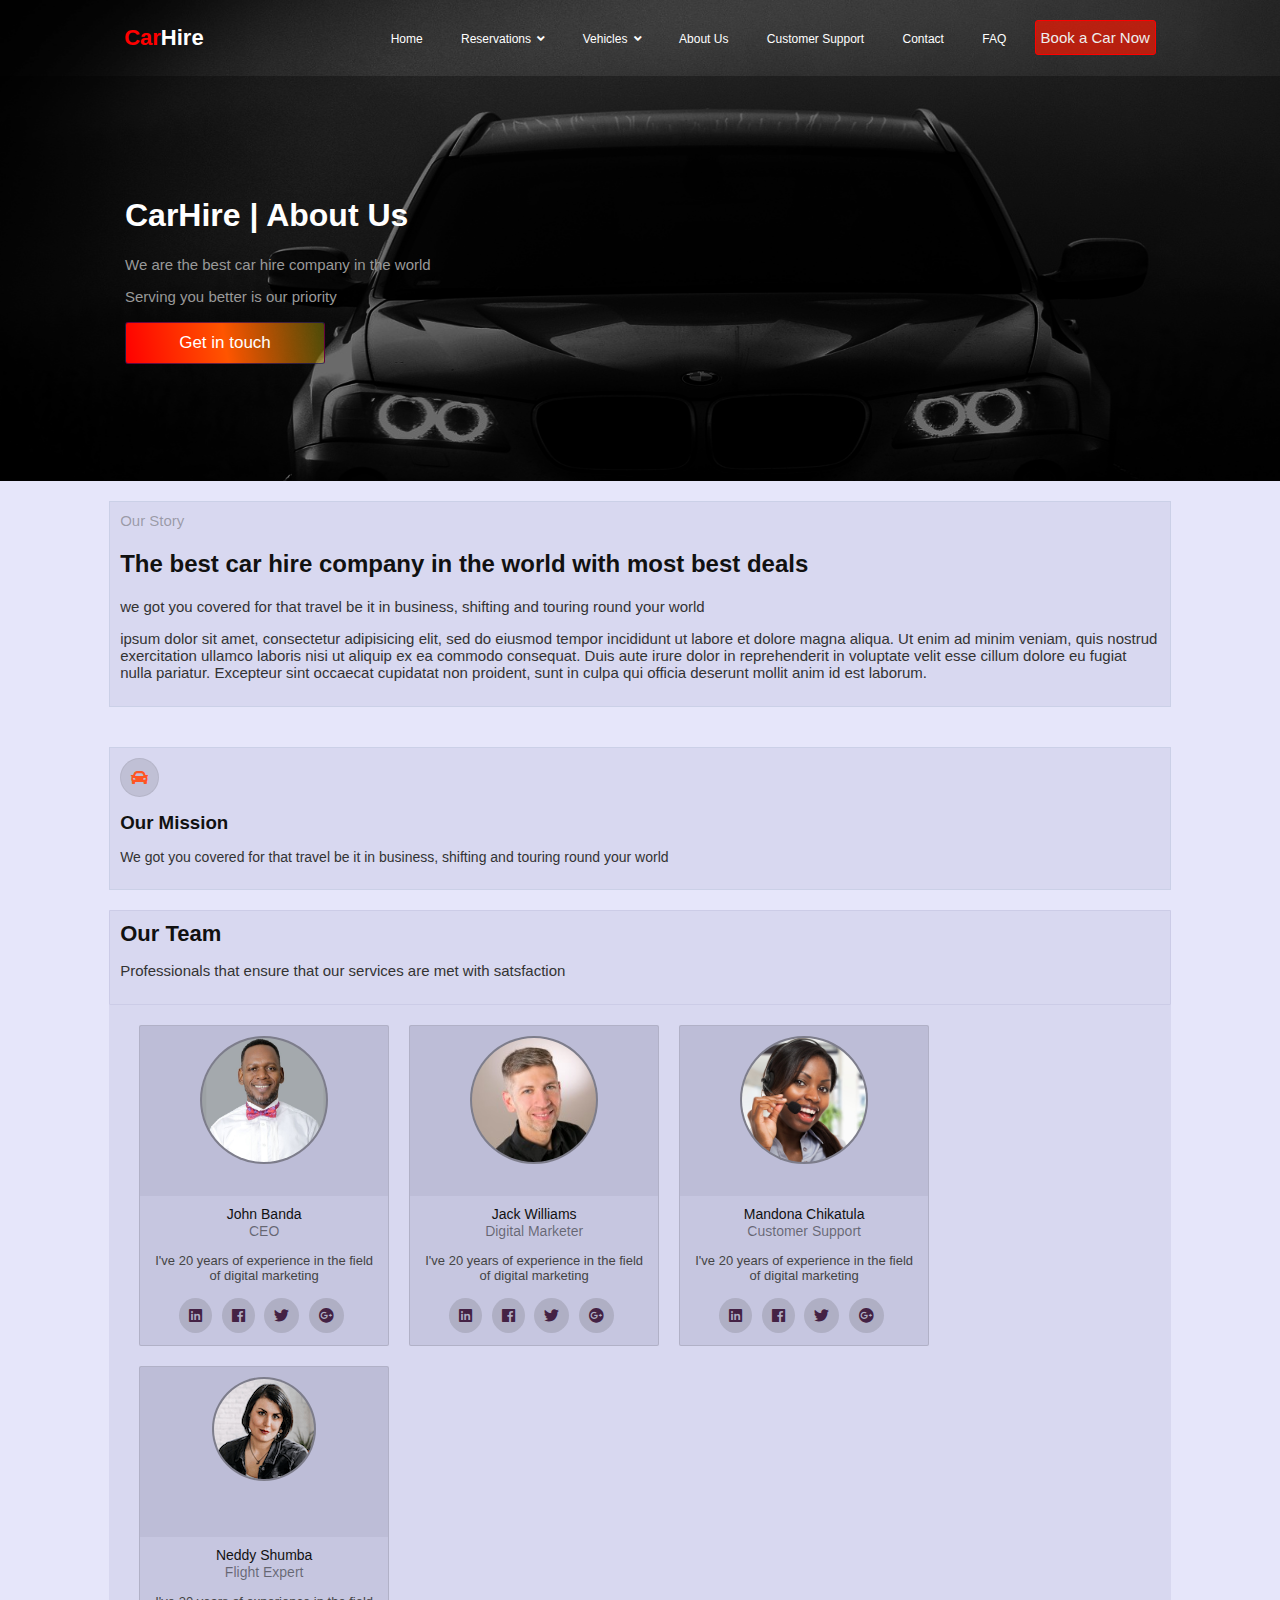
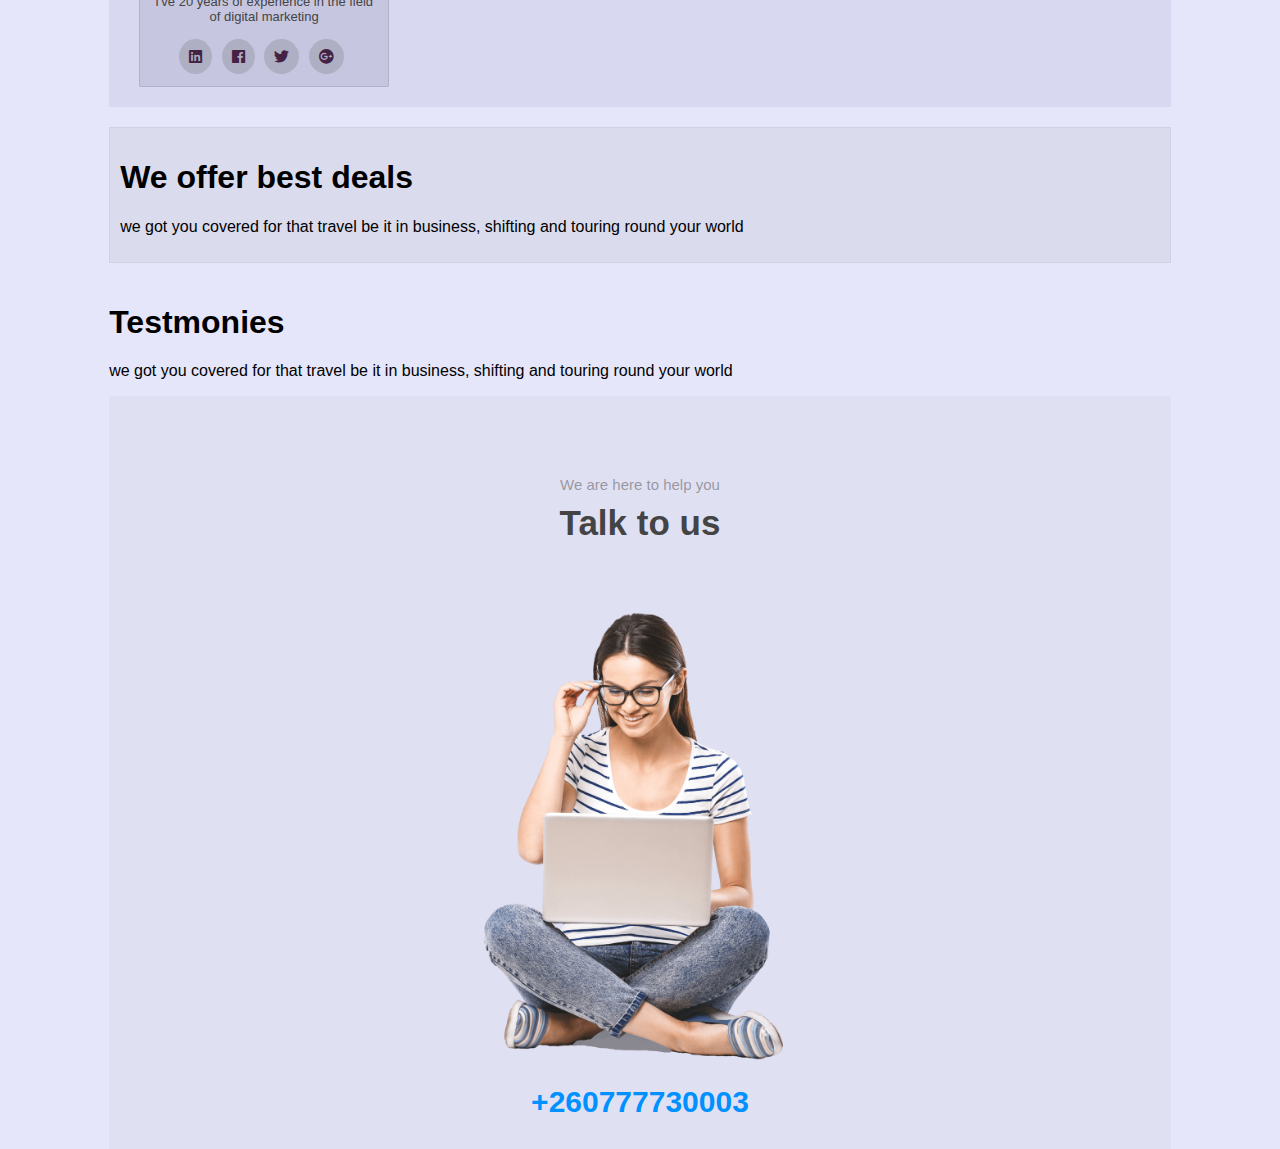
<file: about.html>
<!DOCTYPE html>
<html>
<head>
	<title>About Us</title>
	<meta charset="utf-8">
	<meta name="viewport" content="width=device-width, initial-scale=1.0" />
	<link rel="stylesheet" type="text/css" href="css/fontawesome/css/all.css">
	<link rel="stylesheet" type="text/css" href="css/bootstrap-grid.min.css" />
	<link rel="stylesheet" type="text/css" href="css/about.css">
</head>
<body>
    <nav role="navigation">
    <div class="row">
      <div class="col-md-1"></div>
        <div class="col-md-10">
          <ul id="nav-bar">
             <li><a href="index.html" id="logo"><span style="color: red;">Car</span>Hire</a></li>
            <div id="nav-bar-content">
             <li><a href="index.html">Home</a></li>
             <li  id="reservation"><a href="#">Reservations <i class="fas fa-angle-down"></i></a>
                <ul id="reserv_nav">
                  <li><a href="#">Book a Vehicle</a></li>
                  <li><a href="#">Rent a vehicle</a></li>
                  <li><a href="#">View / modify / cancel a Reservation</a></li>
                </ul>
             </li>
             <li id="vehicles"><a href="all_vehicles.html">Vehicles <i class="fas fa-angle-down"></i></a>
              <ul id="vehicle_nav">
                <li><a href="all_vehicles.html">All Vehicles</a></li>
                <li><a href="all_cars.html">Cars</a></li>
                <li><a href="suvs.html">SUVs</a></li>
                <li><a href="van.html">Van</a></li>
                <li><a href="truck.html">Track / Bakkie</a></li>
              </ul>
             </li>
             <li><a href="about.html">About Us</a></li>
             <li><a href="#">Customer Support</a></li>
             <li><a href="#">Contact</a></li>
             <li><a href="#">FAQ</a></li>
             <li id="book_btn">Book a Car Now</li>
           </div>
          </ul>
        </div>
       <div class="col-md-1"></div>
    </div>
  </nav>

  <section>
  	<div id="about_header_wrapper">
  	<div class="row">
  		<div class="col-md-12">
  		 <div class="about_header">
	  		  <h1>CarHire | About Us</h1>
	  		  <p>We are the best car hire company in the world</p>
	  		  <p>Serving you better is our priority</p>
	  		  <p id="about_btn">Get in touch</p>
  		</div>
  	</div>
  	</div>
  </div>
  </section> 

  <section>
  	<div class="row">
  		<div class="col-md-1"></div>
  		<div class="col-md-10">
        <div class="story">
            <span> Our Story</span>
            <h2>The best car hire company in the world with most best deals</h2>
            <p>we got you covered for that travel be it in business, shifting and touring round your world</p>
            <p>ipsum dolor sit amet, consectetur adipisicing elit, sed do eiusmod
            tempor incididunt ut labore et dolore magna aliqua. Ut enim ad minim veniam,
            quis nostrud exercitation ullamco laboris nisi ut aliquip ex ea commodo
            consequat. Duis aute irure dolor in reprehenderit in voluptate velit esse
            cillum dolore eu fugiat nulla pariatur. Excepteur sint occaecat cupidatat non
            proident, sunt in culpa qui officia deserunt mollit anim id est laborum.</p>
        </div>
  		</div>
  		<div class="col-md-1"></div>
  	</div>
  </section>

  <section>
    <div class="row">
      <div class="col-md-1"></div>
      <div class="col-md-10">
          <div class="missinon">
            <i class="fas fa-car"></i>
            <h3>Our Mission</h3>
            <p>We got you covered for that travel be it in business, shifting and touring round your world</p>
         </div>

      </div>
      <div class="col-md-1"></div>
    </div>
  </section>

  <section>
    <div class="row">
      <div class="col-md-1"></div>
        <div class="col-md-10">
            <div class="team_header">
              <h4>Our Team</h4>
              <p>Professionals that ensure that our services are met with satsfaction</p>
            </div>

            <div class="team">
                  <div class="team_card">
                    <div class="team_img">
                      <img src="img/jbm.jpg">
                    </div>
                    <div class="team_about">
                      <h5>John Banda</h5>
                      <span>CEO</span>
                      <p>I've 20 years of experience in the field of digital marketing</p>
                      <div class="team_social">
                        <a href="#"><i class="fab fa-linkedin"></i></a>
                        <a href="#"><i class="fab fa-facebook"></i></a>
                        <a href="#"><i class="fab fa-twitter"></i></a>
                        <a href="#"><i class="fab fa-google-plus"></i></a>
                      </div>
                    </div>
                  </div>
                <!-- ========================================== -->

                  <div class="team_card">
                    <div class="team_img">
                      <img src="img/29.jpg">
                    </div>
                    <div class="team_about">
                      <h5>Jack Williams</h5>
                      <span>Digital Marketer</span>
                      <p>I've 20 years of experience in the field of digital marketing</p>
                      <div class="team_social">
                        <a href="#"><i class="fab fa-linkedin"></i></a>
                        <a href="#"><i class="fab fa-facebook"></i></a>
                        <a href="#"><i class="fab fa-twitter"></i></a>
                        <a href="#"><i class="fab fa-google-plus"></i></a>
                      </div>
                    </div>
                  </div>
                <!-- =============================================== -->

                  <div class="team_card">
                    <div class="team_img">
                      <img src="img/a.jpg">
                    </div>
                    <div class="team_about">
                      <h5>Mandona Chikatula</h5>
                      <span>Customer Support</span>
                      <p>I've 20 years of experience in the field of digital marketing</p>
                      <div class="team_social">
                        <a href="#"><i class="fab fa-linkedin"></i></a>
                        <a href="#"><i class="fab fa-facebook"></i></a>
                        <a href="#"><i class="fab fa-twitter"></i></a>
                        <a href="#"><i class="fab fa-google-plus"></i></a>
                      </div>
                    </div>
                  </div>
                  <!-- ================================================== -->
                  <div class="team_card">
                    <div class="team_img">
                      <img src="img/04.png">
                    </div>
                    <div class="team_about">
                      <h5>Neddy Shumba</h5>
                      <span>Flight Expert</span>
                      <p>I've 20 years of experience in the field of digital marketing</p>
                      <div class="team_social">
                        <a href="#"><i class="fab fa-linkedin"></i></a>
                        <a href="#"><i class="fab fa-facebook"></i></a>
                        <a href="#"><i class="fab fa-twitter"></i></a>
                        <a href="#"><i class="fab fa-google-plus"></i></a>
                      </div>
                    </div>
                  </div>
                   <!-- ================================================= -->
              </div>
              

      </div>
      <div class="col-md-1"></div>
    </div>
  </section>

  <section>
    <div class="row">
      <div class="col-md-1"></div>
      <div class="col-md-10">
        <div class="offer">
            <h1>We offer best deals</h1>
            <p>we got you covered for that travel be it in business, shifting and touring round your world</p>

      </div>
      <div class="col-md-1"></div>
    </div>
  </section>

  <section>
    <div class="row">
      <div class="col-md-1"></div>
      <div class="col-md-10">
        

        <h1>Testmonies</h1>
        <p>we got you covered for that travel be it in business, shifting and touring round your world</p>

      </div>
      <div class="col-md-1"></div>
    </div>
  </section>

  <section>
  	<div class="row">
  		<div class="col-md-1"></div>
  		<div class="col-md-10">
        <div class="talk">
          <div class="talk_header">
            <p>We are here to help you</p>
      			<h6>Talk to us</h6>
         </div>
         <div class="talk_content">
             <img src="img/cw.png">
             <p>+260777730003</p>
          </div>
  		  </div>
      </div>
  		<div class="col-md-1"></div>
  	</div>
  </section>

  <script type="text/javascript">
    function para() {
    const parallax = document.getElementById('about_header_wrapper');
    window.onscroll = function() {
      let offset = window.pageYOffset;
      parallax.style.backgroundPositionY = offset * 0.7 + "px";
    }
  }

  para();

  </script>

</body>
</html>
</file>
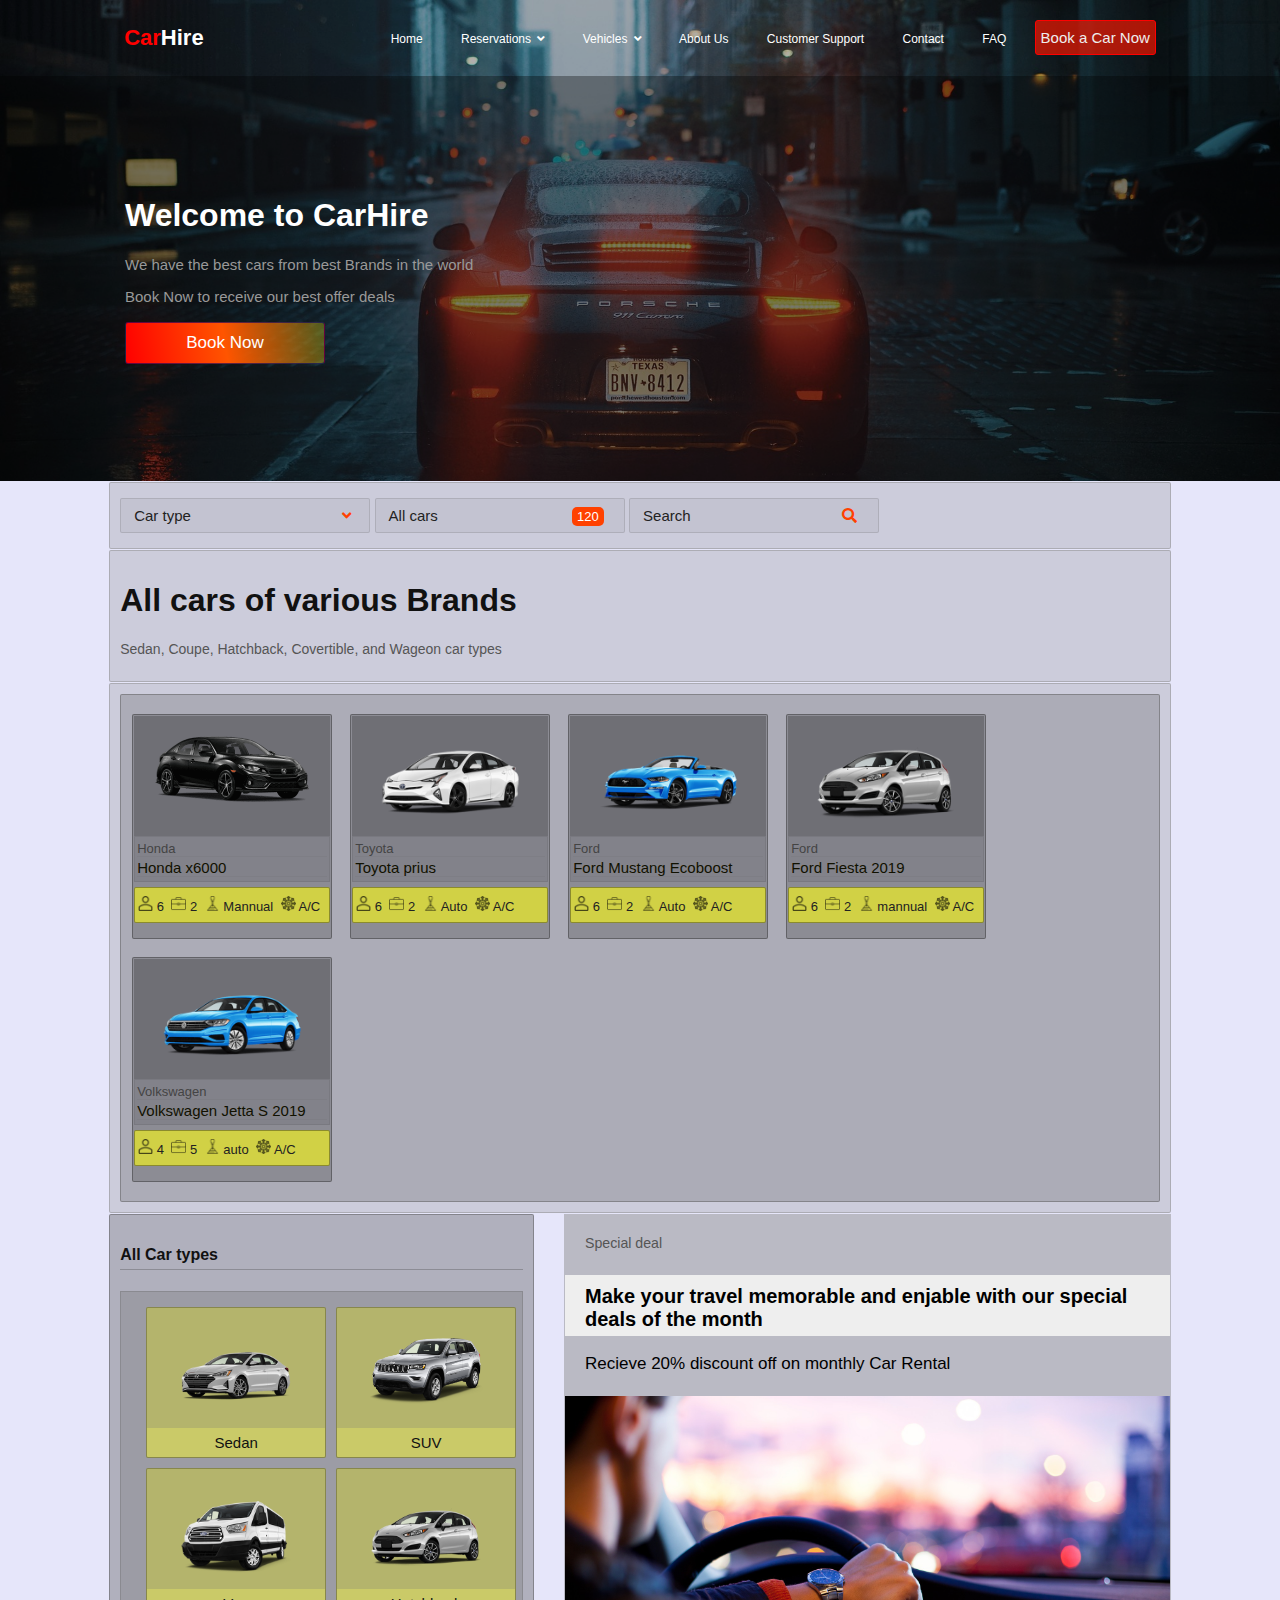
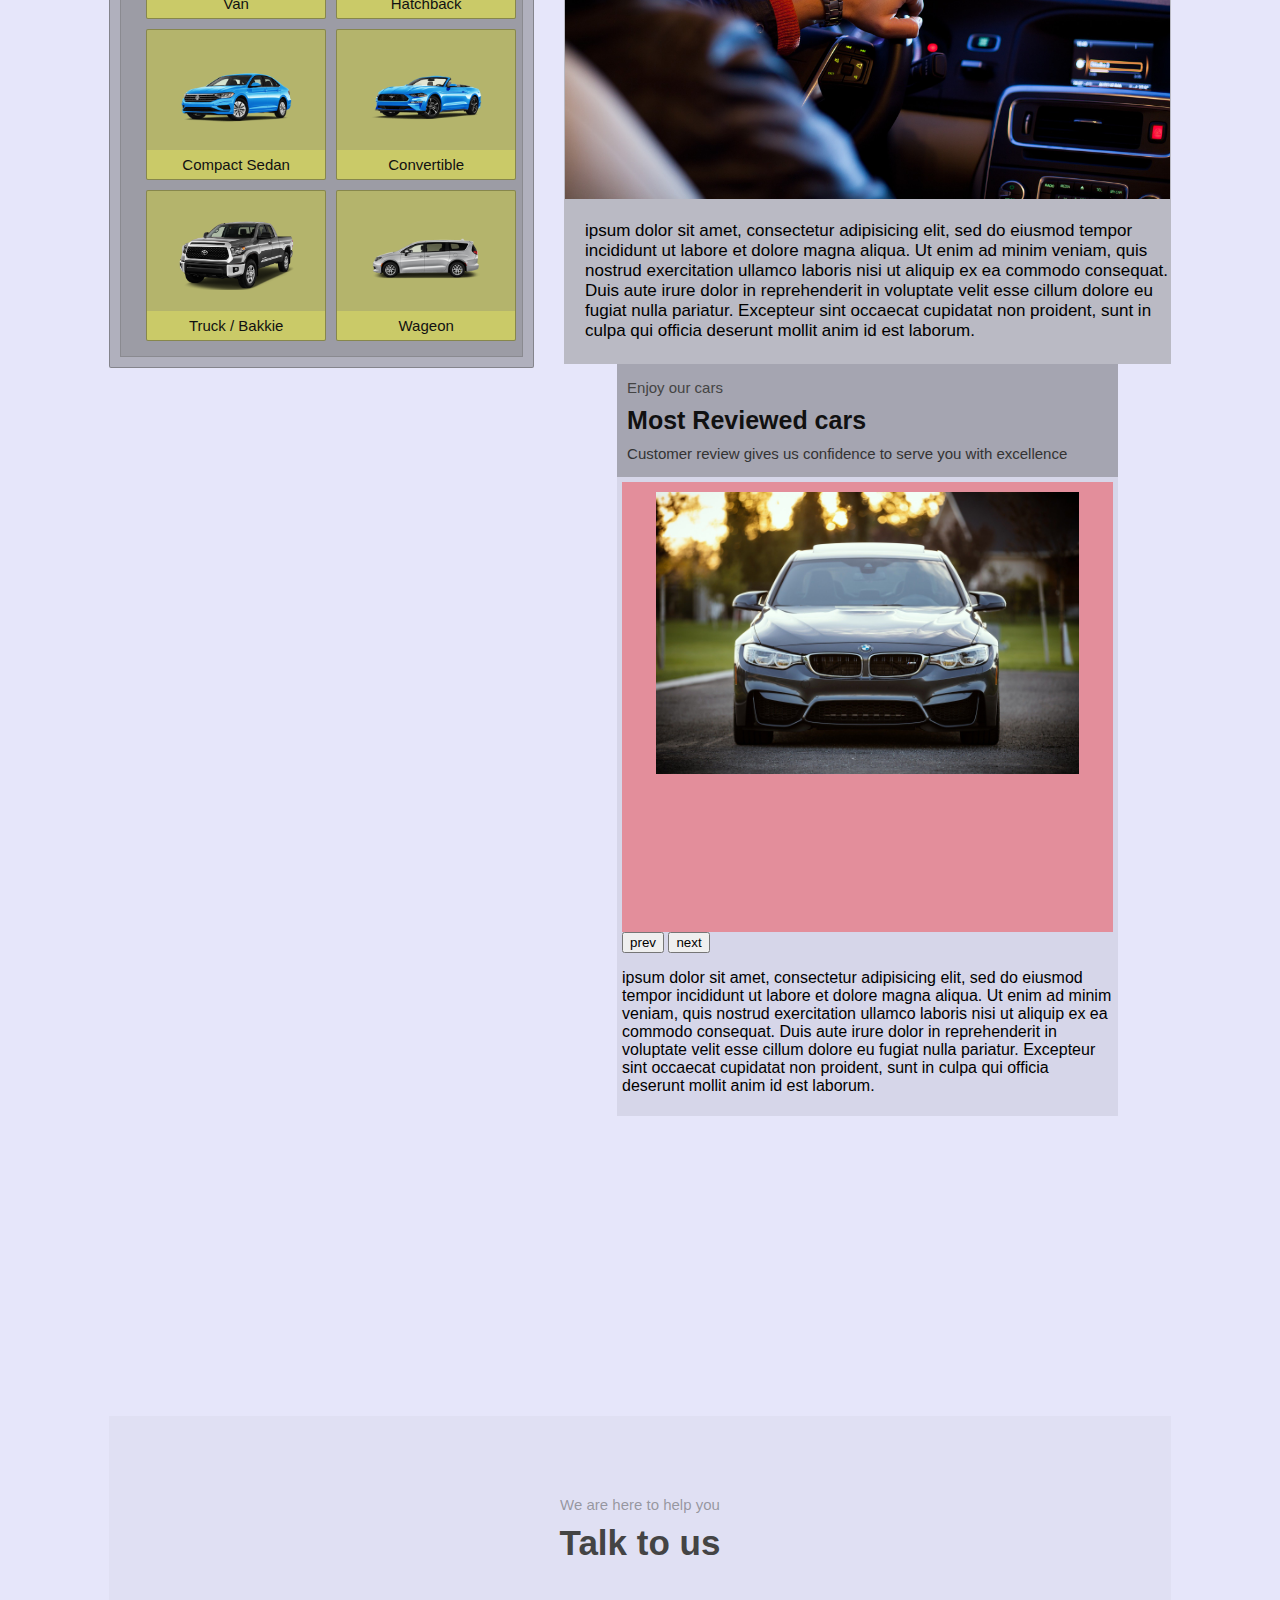
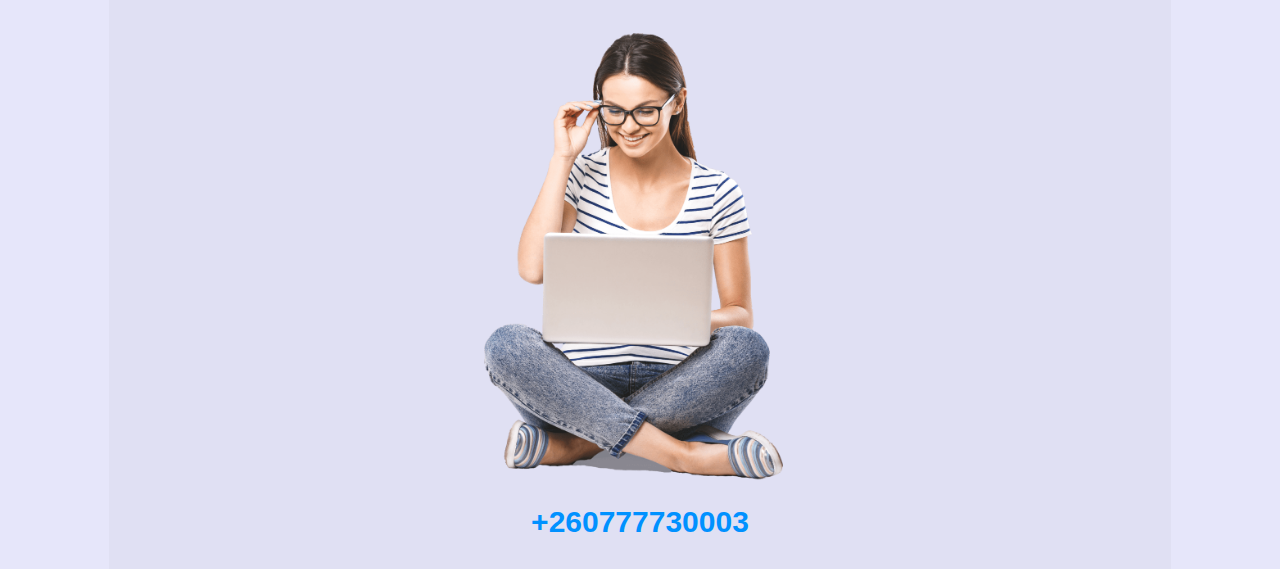
<file: all_cars.html>
<!DOCTYPE html>
<html>
<head>
	<title>All Cars</title>
	<meta charset="utf-8">
	<meta name="viewport" content="width=device-width, initial-scale=1.0" />
	<link rel="stylesheet" type="text/css" href="css/fontawesome/css/all.css">
	<link rel="stylesheet" type="text/css" href="css/bootstrap-grid.min.css" />
	<link rel="stylesheet" type="text/css" href="css/all_cars.css">
</head>
<body>
    <nav role="navigation">
    <div class="row">
      <div class="col-md-1 col-sm-12 col-xs-12"></div>
        <div class="col-md-10 col-sm-12 col-xs-12">
          <ul id="nav-bar">
             <li><a href="index.html" id="logo"><span style="color: red;">Car</span>Hire</a></li>
            <div id="nav-bar-content">
             <li><a href="index.html">Home</a></li>
             <li  id="reservation"><a href="#">Reservations <i class="fas fa-angle-down"></i></a>
                <ul id="reserv_nav">
                  <li><a href="#">Book a Vehicle</a></li>
                  <li><a href="#">Rent a vehicle</a></li>
                  <li><a href="#">View / modify / cancel a Reservation</a></li>
                </ul>
             </li>
             <li id="vehicles"><a href="all_vehicles.html">Vehicles <i class="fas fa-angle-down"></i></a>
              <ul id="vehicle_nav">
                <li><a href="all_vehicles.html">All Vehicles</a></li>
                <li><a href="all_cars.html">Cars</a></li>
                <li><a href="suvs.html">SUVs</a></li>
                <li><a href="van.html">Van</a></li>
                <li><a href="truck.html">Track / Bakkie</a></li>
              </ul>
             </li>
             <li><a href="about.html">About Us</a></li>
             <li><a href="#">Customer Support</a></li>
             <li><a href="contact.html">Contact</a></li>
             <li><a href="#">FAQ</a></li>
             <li id="book_btn">Book a Car Now</li>
           </div>
          </ul>
        </div>
       <div class="col-md-1 col-sm-12 col-xs-12"></div>
    </div>
    <!-- ============= toggle btn =========== -->
    <div id="menu" class="menu_bar">
      <div class="one"></div>
      <div class="two"></div>
      <div class="three"></div>
    </div>
  </nav>

  <section>
  	<div id="car_header_wrapper">
  	<div class="row">
  		<div class="col-md-12">
  		 <div class="car_header">
	  		  <h1>Welcome to CarHire</h1>
	  		  <p>We have the best cars from best Brands in the world</p>
	  		  <p>Book Now to receive our best offer deals</p>
	  		  <p id="car_book_btn">Book Now</p>
  		</div>
  	</div>
  	</div>
  </div>
  </section>

  <section>
    <div class="row">
      <div class="col-md-1 col-sm-12 col-xs-12"></div>
      <div class="col-md-10 col-sm-12 col-xs-12">
        <div class="search_nav">
          <ul>
            <li>Car type <i class="fas fa-angle-down"></i></li>
            <li>All cars <span id="total_number"> 120 </span></li>
            <li>Search <i class="fas fa-search"></i></li>
          </ul>
        </div>
      </div>
      <div class="col-md-1 col-sm-12 col-xs-12"></div>
    </div>
  </section>

  <section>
  	<div class="row">
  		<div class="col-md-1"></div>
  		<div class="col-md-10">
  			<div class="all_cars_heading">
  			    <h1>All cars of various Brands</h1>
            <p>Sedan, Coupe, Hatchback, Covertible, and Wageon car types</p>
  		   </div>
  		 <div class="all_cars_wrapper">
  		 	<div class="all_cars_container">
          <a href="#" title="More details">
  		 	   <div class="all_cars">
  		 		  <div class="all_cars_img">
  		 			<img src="img/honda.png">
  		 		 </div>
  		 		 <div class="car_name_and_brand">
  		 			<p>Honda</p>
  		 			<p id="car_name">Honda x6000</p>
  		 		</div>
  		 		<div class="car_nav">
  		 			<p><img src="icon/profile.png"> 6</p>
  		 			<p><img src="icon/bag.png"> 2</p>
  		 			<p><img src="icon/shifter.png"> Mannual</p>
  		 			<p><img src="icon/freezer.png"> A/C</p>
  		 		</div>
  		 	</div>
        </a>
        <!-- ============loop =========== -->

        <a href="#">
           <div class="all_cars">
            <div class="all_cars_img">
            <img src="img/2018-toyota-prius-lounge-5door-2wd-hatchback-white_featured.png">
           </div>
           <div class="car_name_and_brand">
            <p>Toyota</p>
            <p id="car_name">Toyota prius</p>
          </div>
          <div class="car_nav">
            <p><img src="icon/profile.png"> 6</p>
            <p><img src="icon/bag.png"> 2</p>
            <p><img src="icon/shifter.png"> Auto</p>
            <p><img src="icon/freezer.png"> A/C</p>
          </div>
        </div>
        </a>
        <!-- ============loop =========== -->
        <a href="#">
           <div class="all_cars">
            <div class="all_cars_img">
            <img src="img/2019-ford-mustang-ecoboost-convertible-blue_featured.png">
           </div>
           <div class="car_name_and_brand">
            <p>Ford</p>
            <p id="car_name">Ford Mustang Ecoboost</p>
          </div>
          <div class="car_nav">
            <p><img src="icon/profile.png"> 6</p>
            <p><img src="icon/bag.png"> 2</p>
            <p><img src="icon/shifter.png"> Auto</p>
            <p><img src="icon/freezer.png"> A/C</p>
          </div>
        </div>
        </a>
        <!-- ============loop =========== -->
        <a href="#">
           <div class="all_cars">
            <div class="all_cars_img">
            <img src="img/2019-ford-fiesta-se-5door-2wd-hatchback-silver_featured.png">
           </div>
           <div class="car_name_and_brand">
            <p>Ford</p>
            <p id="car_name">Ford Fiesta 2019</p>
          </div>
          <div class="car_nav">
            <p><img src="icon/profile.png"> 6</p>
            <p><img src="icon/bag.png"> 2</p>
            <p><img src="icon/shifter.png"> mannual</p>
            <p><img src="icon/freezer.png"> A/C</p>
          </div>
        </div>
        </a>
        <!-- ============loop =========== -->
        <a href="#">
           <div class="all_cars">
            <div class="all_cars_img">
            <img src="img/2019-volkswagen-jetta-s-sedan-blue_featured.png">
           </div>
           <div class="car_name_and_brand">
            <p>Volkswagen</p>
            <p id="car_name">Volkswagen Jetta S 2019</p>
          </div>
          <div class="car_nav">
            <p><img src="icon/profile.png"> 4</p>
            <p><img src="icon/bag.png"> 5</p>
            <p><img src="icon/shifter.png"> auto</p>
            <p><img src="icon/freezer.png"> A/C</p>
          </div>
        </div>
        </a>
        <!-- ============loop =========== -->

  		 	</div>
  		 </div>
      </div>
  		<div class="col-md-1"></div>
  	</div>
  </section>

  <section>
  	<div class="row">
  		<div class="col-md-1"></div>
  		<div class="col-md-10">
  		  <div class="row">
  		  	<div class="col-md-5">
            <div id="car_fixed">
            <div class="car_body_type">

  		  	      <h4>All Car types</h4>

              <div class="car_body_content">
                <a href="#">
                <div class="car_body">
                  <div class="car_body_img">
                    <img src="img/2019-hyundai-elantra-ltd-sedan-silver_featured.png">
                  </div>
                     <p>Sedan</p>
                </div>
                </a>
                <!-- ============ loop ======== -->
                <a href="#">
                <div class="car_body">
                  <div class="car_body_img">
                    <img src="img/jeep.png">
                  </div>
                     <p>SUV</p>
                </div>
              </a>
                <!-- ============ loop ======== -->
                <a href="#">
                <div class="car_body">
                  <div class="car_body_img">
                    <img src="img/2019-ford-transit-350-xlt-low-roof-60-40-pass-148wb-passenger-van-white_featured.png">
                  </div>
                     <p>Van</p>
                </div>
              </a>
                <!-- ============ loop ======== -->
                <a href="#">
                <div class="car_body">
                  <div class="car_body_img">
                    <img src="img/2019-ford-fiesta-se-5door-2wd-hatchback-silver_featured.png">
                  </div>
                     <p>Hatchback</p>
                </div>
              </a>
                <!-- ============ loop ======== -->
                <a href="#">
                <div class="car_body">
                  <div class="car_body_img">
                    <img src="img/2019-volkswagen-jetta-s-sedan-blue_featured.png">
                  </div>
                     <p>Compact Sedan</p>
                </div>
              </a>
                <!-- ============ loop ======== -->
                <a href="#">
                <div class="car_body">
                  <div class="car_body_img">
                    <img src="img/2019-ford-mustang-ecoboost-convertible-blue_featured.png">
                  </div>
                     <p>Convertible</p>
                </div>
              </a>
                <!-- ============ loop ======== -->
                <a href="#">
                <div class="car_body">
                  <div class="car_body_img">
                    <img src="img/kindpng_t.png">
                  </div>
                     <p>Truck / Bakkie</p>
                </div>
              </a>
                <!-- ============ loop ======== -->
                <a href="#">
                <div class="car_body">
                  <div class="car_body_img">
                    <img src="img/2019-chrysler-pacifica-lx-minivan-silver.png">
                  </div>
                     <p>Wageon</p>
                </div>
              </a>
                <!-- ============ loop ======== -->
              </div>
           </div>

          </div>
  		  </div>
  		  <div class="col-md-7">
              <div class="deal">
                <p><small>Special deal</small></p>
        		  	<h5>Make your travel memorable and enjable with our special deals of the month</h5>
                <p>Recieve 20% discount off on monthly Car Rental</p>
                <img src="img/car.jpg">
                <p>ipsum dolor sit amet, consectetur adipisicing elit, sed do eiusmod
                tempor incididunt ut labore et dolore magna aliqua. Ut enim ad minim veniam,
                quis nostrud exercitation ullamco laboris nisi ut aliquip ex ea commodo
                consequat. Duis aute irure dolor in reprehenderit in voluptate velit esse
                cillum dolore eu fugiat nulla pariatur. Excepteur sint occaecat cupidatat non
                proident, sunt in culpa qui officia deserunt mollit anim id est laborum.</p>
            </div>
            <section>
    <div class="row">
      <div class="col-md-1"></div>
      <div class="col-md-10">
        <div class="car_carousel_header">
            <p>Enjoy our cars</p>
            <h5>Most Reviewed cars</h5>
            <h6>Customer review gives us confidence to serve you with excellence</h6>
        </div>

        <div class="car_carousel_content">
          <div class="car_carousel">
            <img src="img/bmw-918408_1920.jpg" id="slider">
          </div>
          <button onclick="prev()">prev</button>
          <button onclick="next()">next</button>
          <p>ipsum dolor sit amet, consectetur adipisicing elit, sed do eiusmod
          tempor incididunt ut labore et dolore magna aliqua. Ut enim ad minim veniam,
          quis nostrud exercitation ullamco laboris nisi ut aliquip ex ea commodo
          consequat. Duis aute irure dolor in reprehenderit in voluptate velit esse
          cillum dolore eu fugiat nulla pariatur. Excepteur sint occaecat cupidatat non
          proident, sunt in culpa qui officia deserunt mollit anim id est laborum.</p>
        </div>

      </div>
      <div class="col-md-1"></div>
    </div>
  </section>
  		    </div>
  		   </div>
  		 </div>
  		<div class="col-md-1"></div>
  	</div>
  </section>

  <!-- <section>
  	<div class="row">
  		<div class="col-md-1"></div>
  		<div class="col-md-10">
        <div class="car_carousel_header">
      			<p>Enjoy our cars</p>
            <h5>Most Reviewed cars</h5>
            <h6>Customer review gives us confidence to serve you with excellence</h6>
        </div>

        <div class="car_carousel_content">
          <div class="car_carousel">
            <img src="img/bmw-918408_1920.jpg" id="slider">
          </div>
          <button onclick="prev()">prev</button>
          <button onclick="next()">next</button>
        </div>

  		</div>
  		<div class="col-md-1"></div>
  	</div>
  </section> -->

  <section>
  	<div class="row">
  		<div class="col-md-1"></div>
  		<div class="col-md-10">
        <div class="talk">
          <div class="talk_header">
            <p>We are here to help you</p>
      			<h6>Talk to us</h6>
         </div>
         <div class="talk_content">
             <img src="img/cw.png">
             <p>+260777730003</p>
          </div>
  		  </div>
      </div>
  		<div class="col-md-1"></div>
  	</div>
  </section>

  <!-- ============ toggle nav bar ================ -->
  <script type="text/javascript">
    var menuBar = document.getElementById('menu');
    var menuBarContainer = document.getElementsByClassName('menu_bar');
    var navContent = document.getElementById('nav-bar-content');
    menuBar.onclick = menuToggle;
    function menuToggle() {
      for (var i = 0; i < menuBarContainer.length; i++) {
      var navToggle =  menuBarContainer[i].classList.toggle('active_bar');
      if (navToggle == false) {
       navContent.style.display = 'none';
      } else {
        navContent.style.display = 'block';
      }
    }
  }
  </script>
  <!-- ============================================ -->

  <!-- ====== parallax feature for the header section ==== -->

  <script type="text/javascript">
    function para() {
    const carFixed = document.getElementById("car_fixed");
    const parallax = document.getElementById('car_header_wrapper');
    window.onscroll = function() {
      let offset = window.pageYOffset;
      parallax.style.backgroundPositionY = offset * 0.7 + "px";
      let fixed = carFixed.offsetTop;
      if (window.pageYOffset > fixed) {
        carFixed.className = "car_body_scroll";
      }
      else {
        carFixed.className = "";
      }
    }
  }

  para();

  </script>

  <!-- ============ Carousel ============== -->
  <script type="text/javascript">
    var images = [
      "img/auto-2179220_1920.jpg",
      "img/car.jpg",
      "img/building.jpg",
    ];

    var num = 0;
    function next() {
      var slider = document.getElementById("slider");
      num++;
      if (num >= images.length) {
        num = 0;
      }
      slider.src = images[num];
    }

    function prev() {
      var slider = document.getElementById("slider");
      num--;
      if (num < 0) {
        num = images.length-1;
      }
      slider.src = images[num];
    }
  </script>
</body>
</html>
</file>
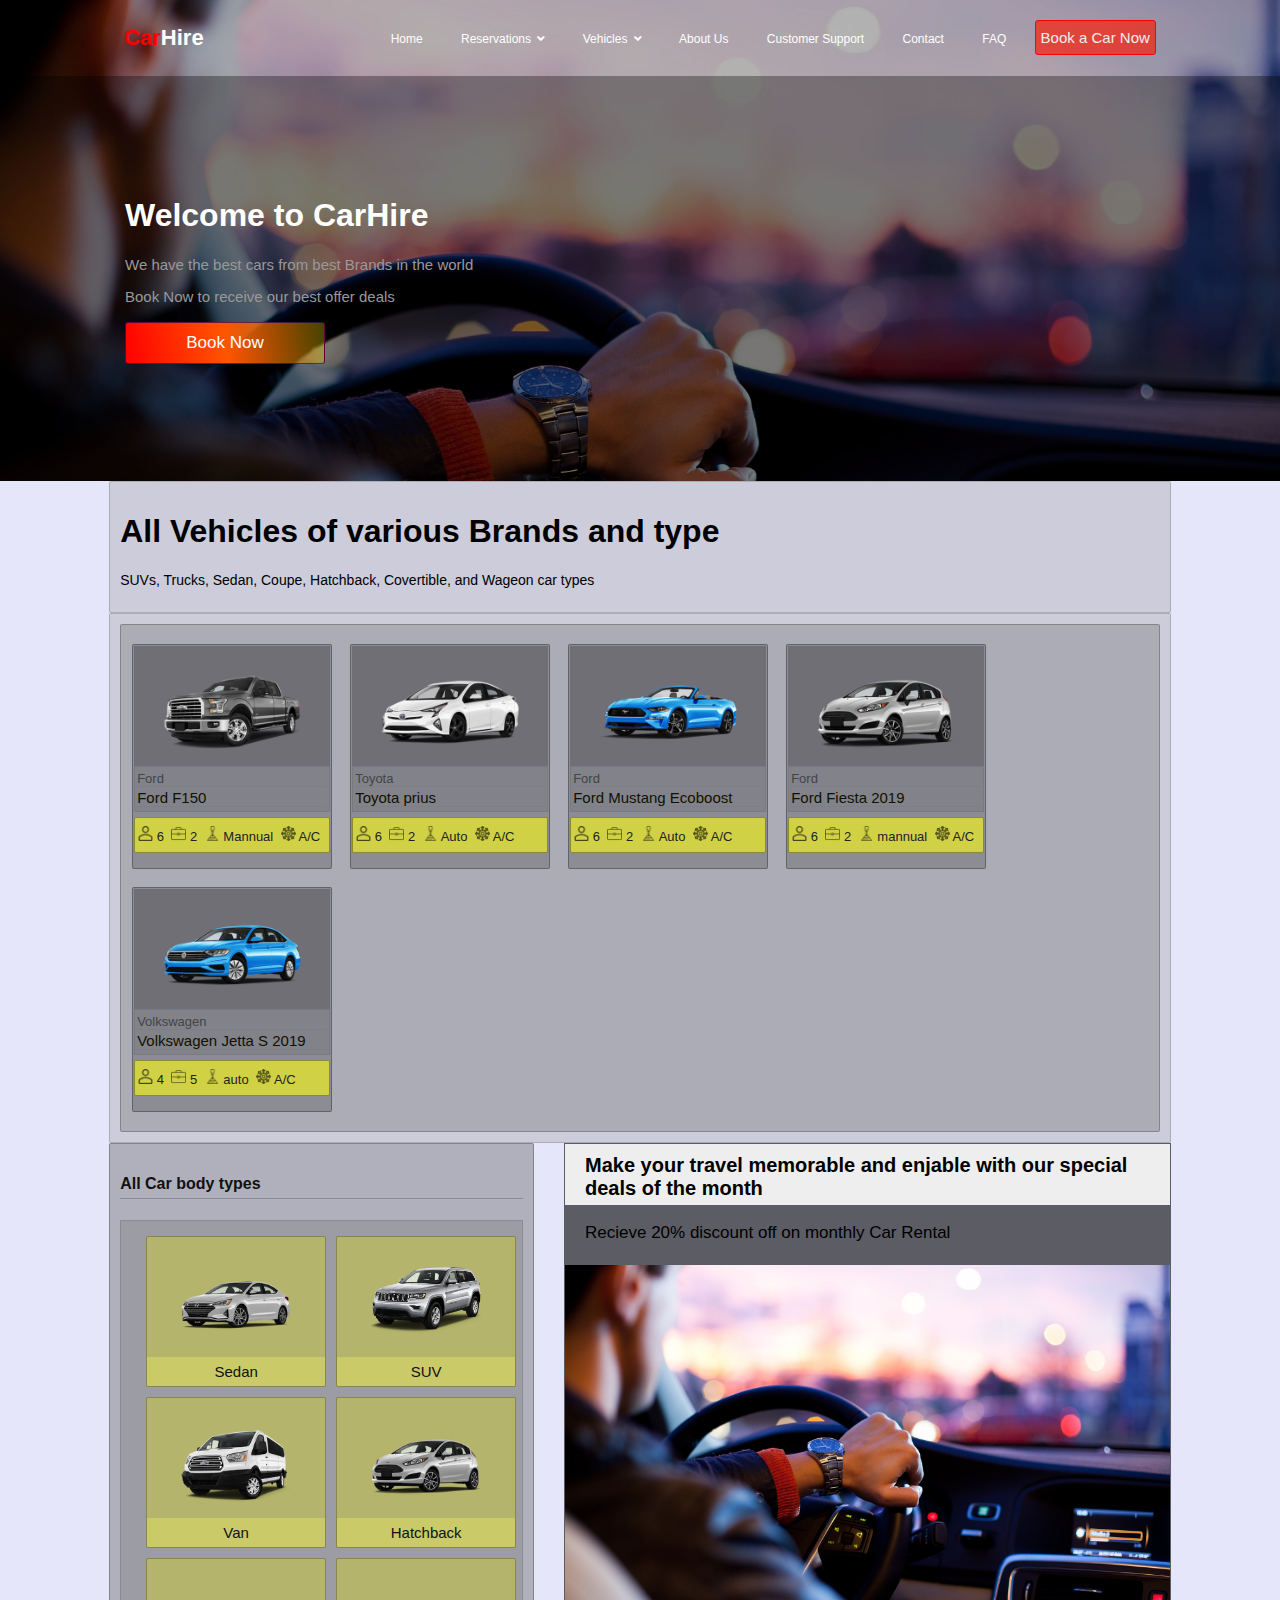
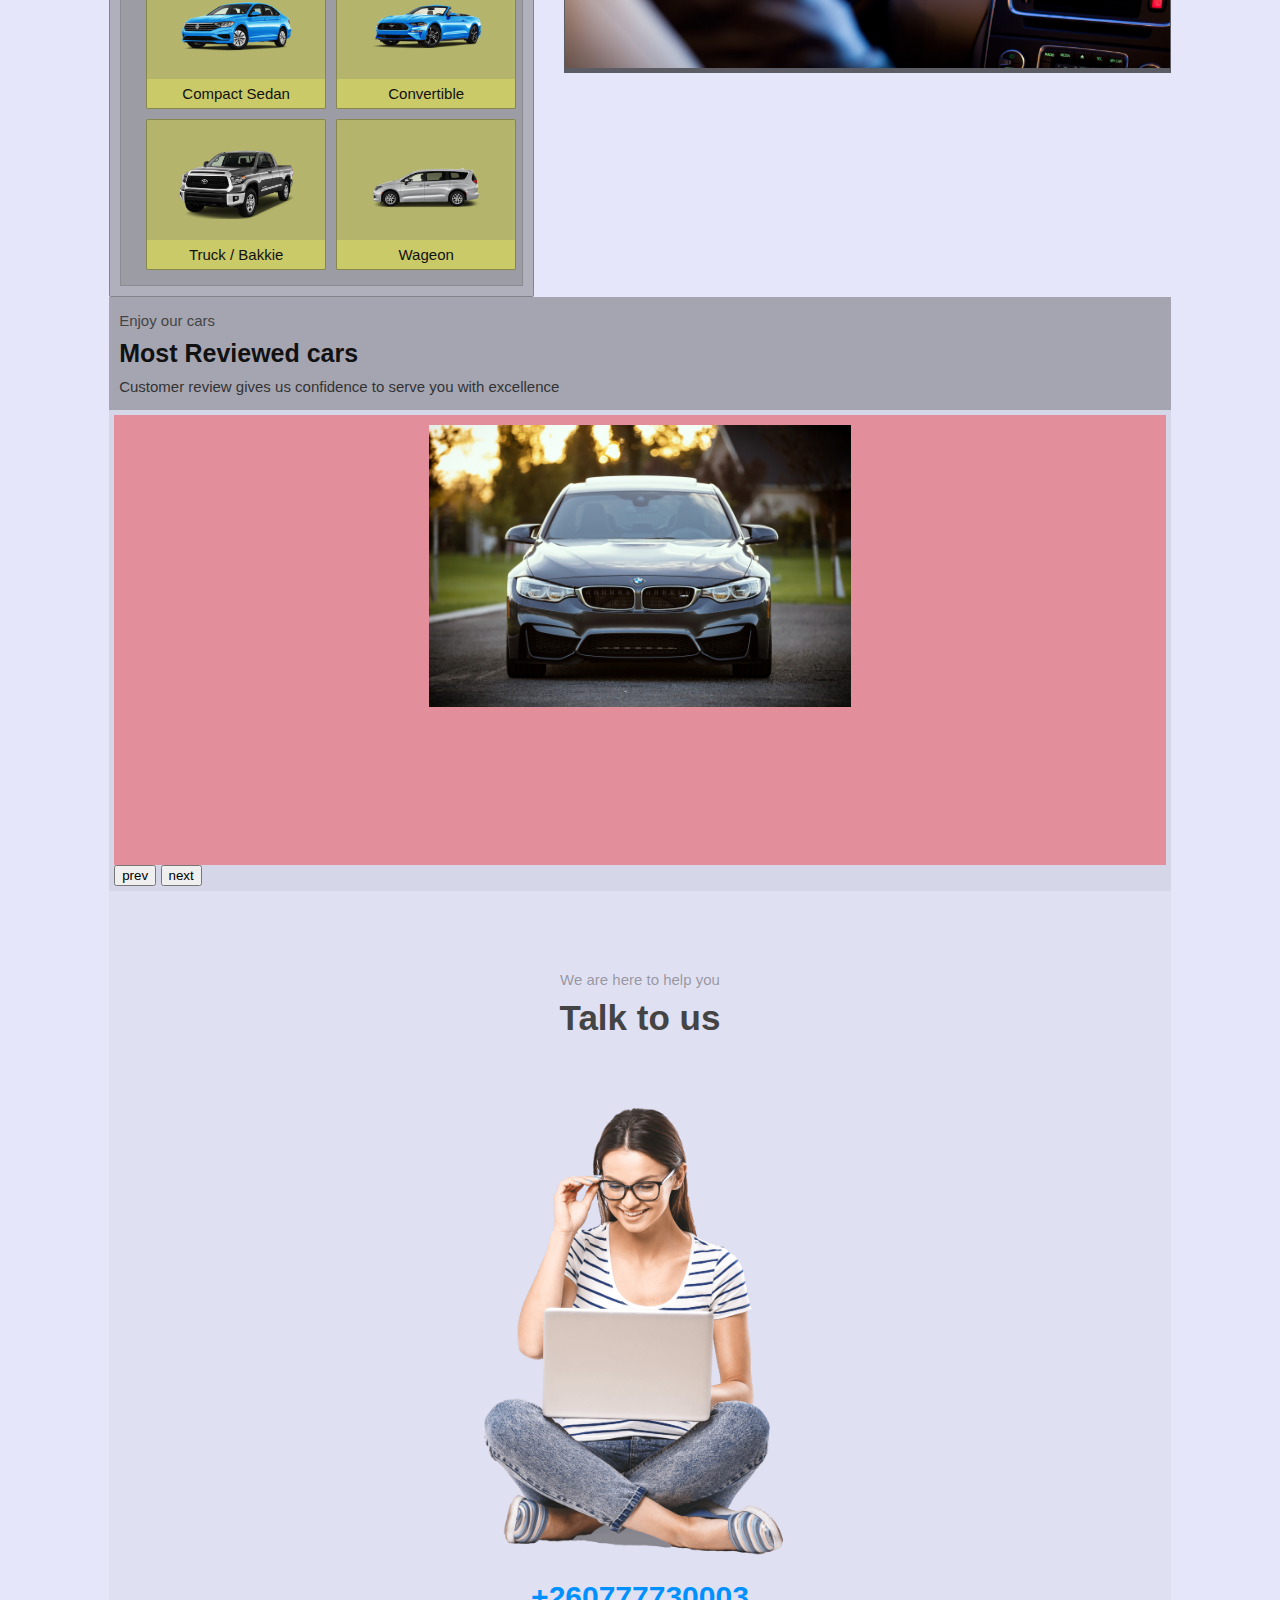
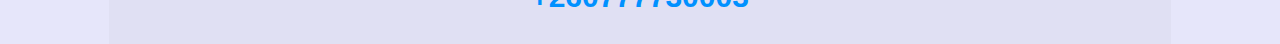
<file: all_vehicles.html>
<!DOCTYPE html>
<html>
<head>
	<title>All Vehicles</title>
	<meta charset="utf-8">
	<meta name="viewport" content="width=device-width, initial-scale=1.0" />
	<link rel="stylesheet" type="text/css" href="css/fontawesome/css/all.css">
	<link rel="stylesheet" type="text/css" href="css/bootstrap-grid.min.css" />
	<link rel="stylesheet" type="text/css" href="css/all_vehicles.css">
</head>
<body>
   <nav role="navigation">
    <div class="row">
      <div class="col-md-1"></div>
        <div class="col-md-10">
	        <ul id="nav-bar">
             <li><a href="index.html" id="logo"><span style="color: red;">Car</span>Hire</a></li>
            <div id="nav-bar-content">
             <li><a href="index.html">Home</a></li>
             <li  id="reservation"><a href="#">Reservations <i class="fas fa-angle-down"></i></a>
                <ul id="reserv_nav">
                  <li><a href="#">Book a Vehicle</a></li>
                  <li><a href="#">Rent a vehicle</a></li>
                  <li><a href="#">View / modify / cancel a Reservation</a></li>
                </ul>
             </li>
             <li id="vehicles"><a href="all_vehicles.html">Vehicles <i class="fas fa-angle-down"></i></a>
              <ul id="vehicle_nav">
                <li><a href="all_vehicles.html">All Vehicles</a></li>
                <li><a href="all_cars.html">Cars</a></li><!-- Cars- is the combination of Sedans, Compact Sedans, Coupes
                hatchbacks convertibles, wagens -->
                <li><a href="suvs.html">SUVs</a></li>
                <li><a href="van.html">Van</a></li>
                <li><a href="truck.html">Track / Bakkie</a></li>
              </ul>
             </li>
             <li><a href="about.html">About Us</a></li>
             <li><a href="#">Customer Support</a></li>
             <li><a href="contact.html">Contact</a></li>
             <li><a href="#">FAQ</a></li>
             <li id="book_btn">Book a Car Now</li>
           </div>
	        </ul>
        </div>
       <div class="col-md-1"></div>
    </div>
  </nav>

  <section>
  	<div id="vehicles_header_wrapper">
  	<div class="row">
  		<div class="col-md-12">
  		 <div class="vehicles_header">
	  		  <h1>Welcome to CarHire</h1>
	  		  <p>We have the best cars from best Brands in the world</p>
	  		  <p>Book Now to receive our best offer deals</p>
	  		  <p id="vehicles_book_btn">Book Now</p>
  		</div>
  	</div>
  	</div>
  </div>
  </section>

  <section>
  	<div class="row">
  		<div class="col-md-1"></div>
  		<div class="col-md-10">
  			<div class="all_vehicles_heading">
  			    <h1>All Vehicles of various Brands and type</h1>
            <p>SUVs, Trucks, Sedan, Coupe, Hatchback, Covertible, and Wageon car types</p>
  		   </div>
  		 <div class="all_vehicles_wrapper">
  		 	<div class="all_vehicles_container">
          <a href="#" title="More details">
  		 	   <div class="all_vehicles">
  		 		  <div class="all_vehicles_img">
  		 			<img src="img/2017-ford-f-150-xl-regular-cab-truck-grey_featured.png">
  		 		 </div>
  		 		 <div class="vehicles_name_and_brand">
  		 			<p>Ford</p>
  		 			<p id="vehicles_name">Ford F150</p>
  		 		</div>
  		 		<div class="vehicles_nav">
  		 			<p><img src="icon/profile.png"> 6</p>
  		 			<p><img src="icon/bag.png"> 2</p>
  		 			<p><img src="icon/shifter.png"> Mannual</p>
  		 			<p><img src="icon/freezer.png"> A/C</p>
  		 		</div>
  		 	</div>
        </a>
        <!-- ============loop =========== -->

        <a href="#">
           <div class="all_vehicles">
            <div class="all_vehicles_img">
            <img src="img/2018-toyota-prius-lounge-5door-2wd-hatchback-white_featured.png">
           </div>
           <div class="vehicles_name_and_brand">
            <p>Toyota</p>
            <p id="vehicles_name">Toyota prius</p>
          </div>
          <div class="vehicles_nav">
            <p><img src="icon/profile.png"> 6</p>
            <p><img src="icon/bag.png"> 2</p>
            <p><img src="icon/shifter.png"> Auto</p>
            <p><img src="icon/freezer.png"> A/C</p>
          </div>
        </div>
        </a>
        <!-- ============loop =========== -->
        <a href="#">
           <div class="all_vehicles">
            <div class="all_vehicles_img">
            <img src="img/2019-ford-mustang-ecoboost-convertible-blue_featured.png">
           </div>
           <div class="vehicles_name_and_brand">
            <p>Ford</p>
            <p id="vehicles_name">Ford Mustang Ecoboost</p>
          </div>
          <div class="vehicles_nav">
            <p><img src="icon/profile.png"> 6</p>
            <p><img src="icon/bag.png"> 2</p>
            <p><img src="icon/shifter.png"> Auto</p>
            <p><img src="icon/freezer.png"> A/C</p>
          </div>
        </div>
        </a>
        <!-- ============loop =========== -->
        <a href="#">
           <div class="all_vehicles">
            <div class="all_vehicles_img">
            <img src="img/2019-ford-fiesta-se-5door-2wd-hatchback-silver_featured.png">
           </div>
           <div class="vehicles_name_and_brand">
            <p>Ford</p>
            <p id="vehicles_name">Ford Fiesta 2019</p>
          </div>
          <div class="vehicles_nav">
            <p><img src="icon/profile.png"> 6</p>
            <p><img src="icon/bag.png"> 2</p>
            <p><img src="icon/shifter.png"> mannual</p>
            <p><img src="icon/freezer.png"> A/C</p>
          </div>
        </div>
        </a>
        <!-- ============loop =========== -->
        <a href="#">
           <div class="all_vehicles">
            <div class="all_vehicles_img">
            <img src="img/2019-volkswagen-jetta-s-sedan-blue_featured.png">
           </div>
           <div class="vehicles_name_and_brand">
            <p>Volkswagen</p>
            <p id="vehicles_name">Volkswagen Jetta S 2019</p>
          </div>
          <div class="vehicles_nav">
            <p><img src="icon/profile.png"> 4</p>
            <p><img src="icon/bag.png"> 5</p>
            <p><img src="icon/shifter.png"> auto</p>
            <p><img src="icon/freezer.png"> A/C</p>
          </div>
        </div>
        </a>
        <!-- ============loop =========== -->

  		 	</div>
  		 </div>
      </div>
  		<div class="col-md-1"></div>
  	</div>
  </section>

  <section>
  	<div class="row">
  		<div class="col-md-1"></div>
  		<div class="col-md-10">
  		  <div class="row">
  		  	<div class="col-md-5">
            <div class="car_body_type">

  		  	      <h4>All Car body types</h4>

              <div class="car_body_content">
                <a href="#">
                <div class="car_body">
                  <div class="car_body_img">
                    <img src="img/2019-hyundai-elantra-ltd-sedan-silver_featured.png">
                  </div>
                     <p>Sedan</p>
                </div>
                </a>
                <!-- ============ loop ======== -->
                <a href="#">
                <div class="car_body">
                  <div class="car_body_img">
                    <img src="img/jeep.png">
                  </div>
                     <p>SUV</p>
                </div>
              </a>
                <!-- ============ loop ======== -->
                <a href="#">
                <div class="car_body">
                  <div class="car_body_img">
                    <img src="img/2019-ford-transit-350-xlt-low-roof-60-40-pass-148wb-passenger-van-white_featured.png">
                  </div>
                     <p>Van</p>
                </div>
              </a>
                <!-- ============ loop ======== -->
                <a href="#">
                <div class="car_body">
                  <div class="car_body_img">
                    <img src="img/2019-ford-fiesta-se-5door-2wd-hatchback-silver_featured.png">
                  </div>
                     <p>Hatchback</p>
                </div>
              </a>
                <!-- ============ loop ======== -->
                <a href="#">
                <div class="car_body">
                  <div class="car_body_img">
                    <img src="img/2019-volkswagen-jetta-s-sedan-blue_featured.png">
                  </div>
                     <p>Compact Sedan</p>
                </div>
              </a>
                <!-- ============ loop ======== -->
                <a href="#">
                <div class="car_body">
                  <div class="car_body_img">
                    <img src="img/2019-ford-mustang-ecoboost-convertible-blue_featured.png">
                  </div>
                     <p>Convertible</p>
                </div>
              </a>
                <!-- ============ loop ======== -->
                <a href="#">
                <div class="car_body">
                  <div class="car_body_img">
                    <img src="img/kindpng_t.png">
                  </div>
                     <p>Truck / Bakkie</p>
                </div>
              </a>
                <!-- ============ loop ======== -->
                <a href="#">
                <div class="car_body">
                  <div class="car_body_img">
                    <img src="img/2019-chrysler-pacifica-lx-minivan-silver.png">
                  </div>
                     <p>Wageon</p>
                </div>
              </a>
                <!-- ============ loop ======== -->
              </div>
           </div>

  		  </div>
  		  <div class="col-md-7">
              <div class="deal">
        		  	<h5>Make your travel memorable and enjable with our special deals of the month</h5>
                <p>Recieve 20% discount off on monthly Car Rental</p>
                <img src="img/car.jpg">
            </div>
  		    </div>
  		   </div>
  		 </div>
  		<div class="col-md-1"></div>
  	</div>
  </section>

  <section>
  	<div class="row">
  		<div class="col-md-1"></div>
  		<div class="col-md-10">
        <div class="car_carousel_header">
      			<p>Enjoy our cars</p>
            <h5>Most Reviewed cars</h5>
            <h6>Customer review gives us confidence to serve you with excellence</h6>
        </div>

        <div class="car_carousel_content">
          <div class="car_carousel">
            <img src="img/bmw-918408_1920.jpg" id="slider">
          </div>
          <button onclick="prev()">prev</button>
          <button onclick="next()">next</button>
        </div>

  		</div>
  		<div class="col-md-1"></div>
  	</div>
  </section>

  <section>
  	<div class="row">
  		<div class="col-md-1"></div>
  		<div class="col-md-10">
        <div class="talk">
          <div class="talk_header">
            <p>We are here to help you</p>
      			<h6>Talk to us</h6>
         </div>
         <div class="talk_content">
             <img src="img/cw.png">
             <p>+260777730003</p>
          </div>
  		  </div>
      </div>
  		<div class="col-md-1"></div>
  	</div>
  </section>

  <script type="text/javascript">
    function para() {
    const parallax = document.getElementById('vehicles_header_wrapper');
    window.onscroll = function() {
      let offset = window.pageYOffset;
      parallax.style.backgroundPositionY = offset * 0.7 + "px";
    }
  }

  para();

  </script>

  <!-- ============ Carousel ============== -->
  <script type="text/javascript">
    var images = [
      "img/auto-2179220_1920.jpg",
      "img/car.jpg",
      "img/building.jpg",
    ];

    var num = 0;
    function next() {
      var slider = document.getElementById("slider");
      num++;
      if (num >= images.length) {
        num = 0;
      }
      slider.src = images[num];
    }

    function prev() {
      var slider = document.getElementById("slider");
      num--;
      if (num < 0) {
        num = images.length-1;
      }
      slider.src = images[num];
    }
  </script>
</body>
</html>
</file>
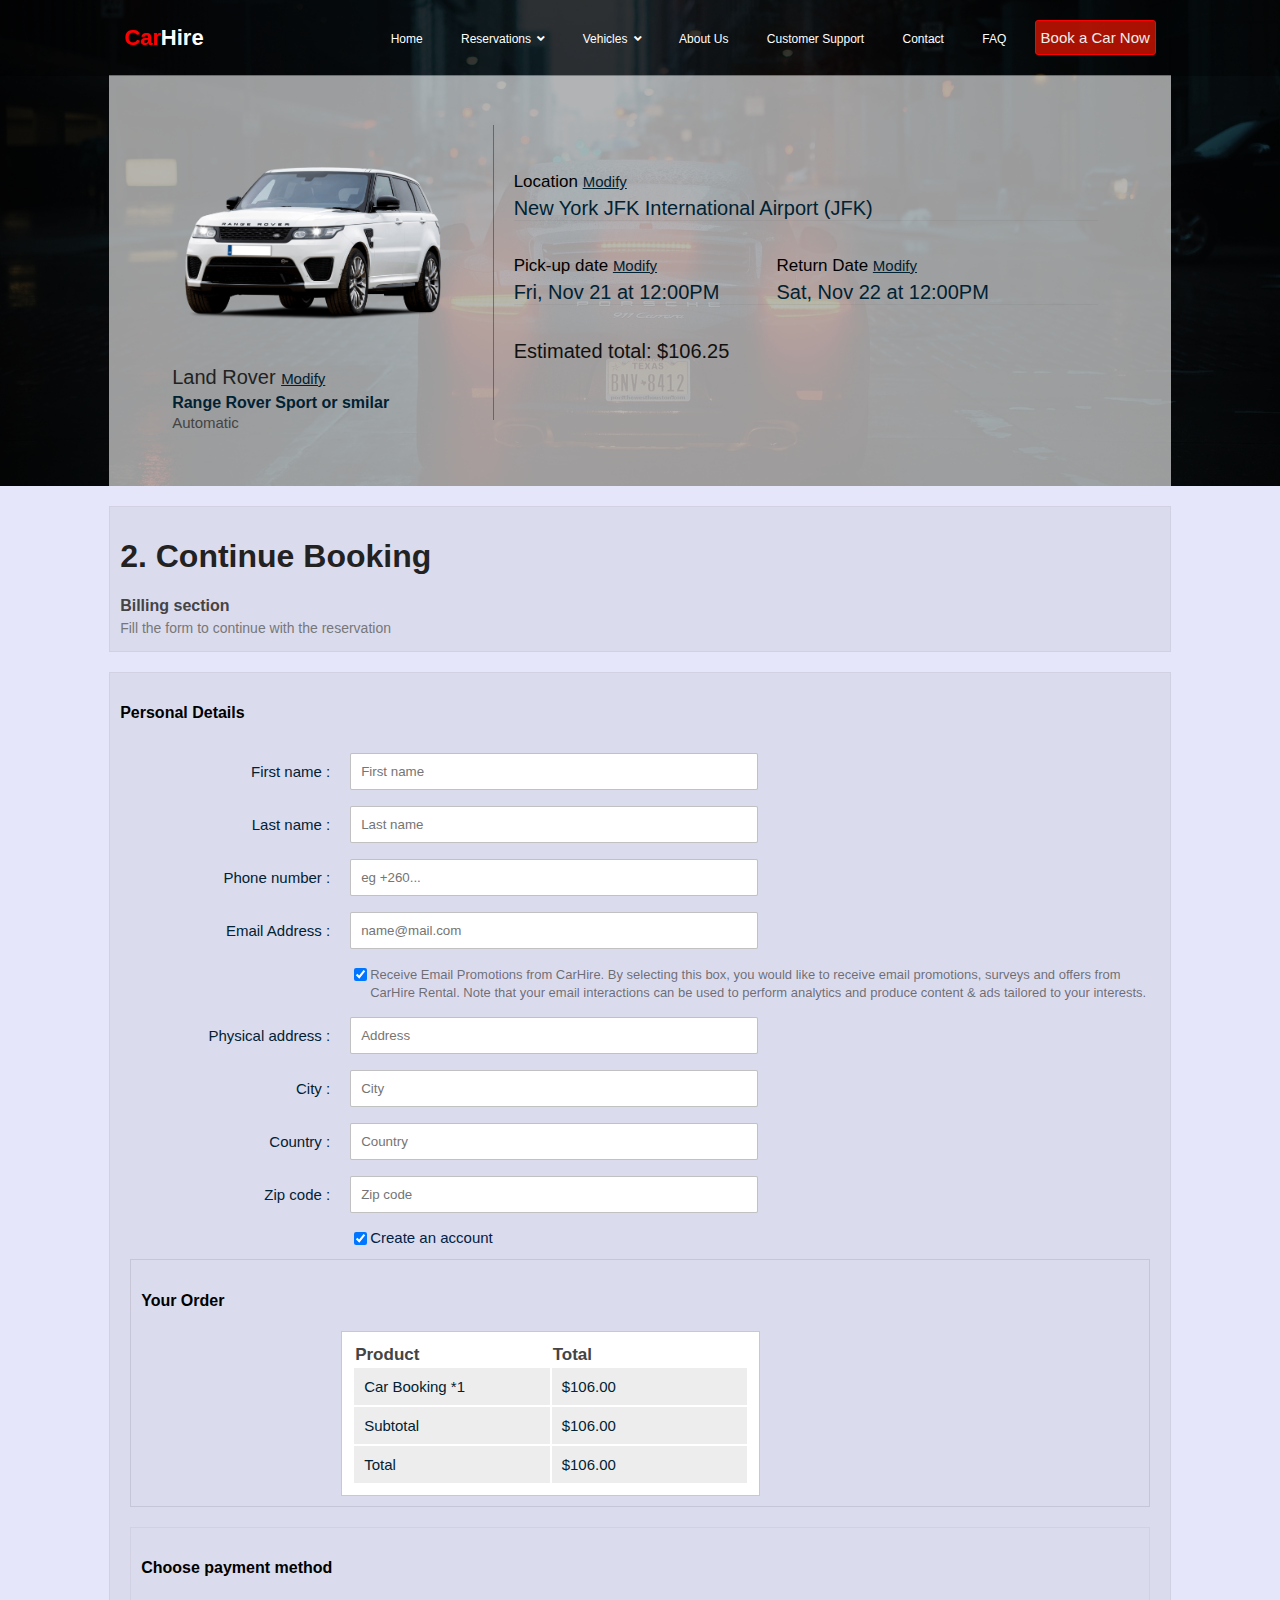
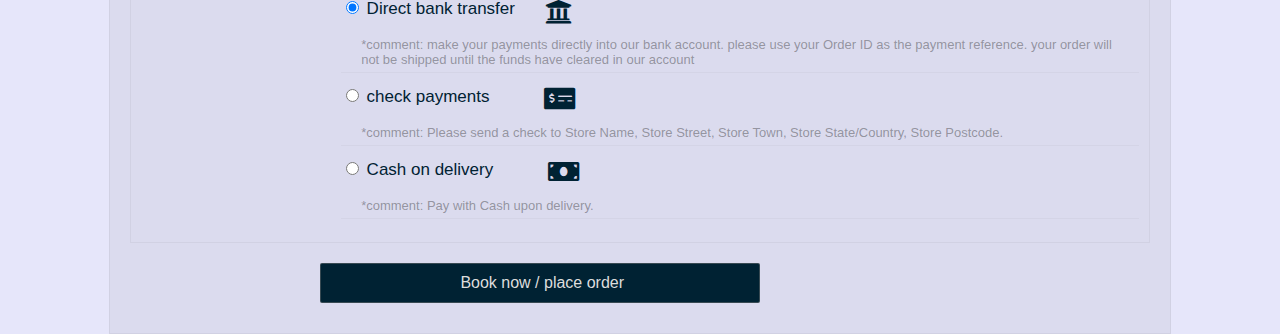
<file: billing.html>
<!DOCTYPE html>
<html>
<head>
    <title>Billing Details</title>
    <meta charset="utf-8">
    <meta name="viewport" content="width=device-width, initial-scale=1.0" />
    <link rel="stylesheet" type="text/css" href="css/fontawesome/css/all.css">
    <link rel="stylesheet" type="text/css" href="css/bootstrap-grid.min.css" />
    <link rel="stylesheet" type="text/css" href="css/billing.css">
</head>
<body>

  <nav role="navigation">
    <div class="row">
      <div class="col-md-1"></div>
        <div class="col-md-10">
          <ul id="nav-bar">
             <li><a href="index.html" id="logo"><span style="color: red;">Car</span>Hire</a></li>
            <div id="nav-bar-content">
             <li><a href="index.html">Home</a></li>
             <li  id="reservation"><a href="#">Reservations <i class="fas fa-angle-down"></i></a>
                <ul id="reserv_nav">
                  <li><a href="#">Book a Vehicle</a></li>
                  <li><a href="#">Rent a vehicle</a></li>
                  <li><a href="#">View / modify / cancel a Reservation</a></li>
                </ul>
             </li>
            <li id="vehicles"><a href="all_vehicles.html">Vehicles <i class="fas fa-angle-down"></i></a>
              <ul id="vehicle_nav">
                <li><a href="all_vehicles.html">All Vehicles</a></li>
                <li><a href="all_cars.html">Cars</a></li>
                <li><a href="suvs.html">SUVs</a></li>
                <li><a href="van.html">Van</a></li>
                <li><a href="truck.html">Track / Bakkie</a></li>
              </ul>
             </li>
             <li><a href="about.html">About Us</a></li>
             <li><a href="#">Customer Support</a></li>
             <li><a href="contact.html">Contact</a></li>
             <li><a href="#">FAQ</a></li>
             <li id="book_btn">Book a Car Now</li>
           </div>
          </ul>
        </div>
       <div class="col-md-1"></div>
    </div>
  </nav>
<section id="car_details_bg">
   <div class="car_details">
    <div class="row">
      <div class="col-md-1"></div>
      <div class="col-md-10">
        <div class="car_wrapper">
            <div class="car_content">
              <div class="car_img">
                <img src="img/kindpng_lr.png">
              </div>
              <div class="car_name">
                <h3>Land Rover <small><a href="#">Modify</a></small></h3>
                <h4>Range Rover Sport or smilar</h4>
                <p>Automatic</p>
              </div>
            </div>

            <div class="car_reservation">
               <div class="location">
                  <p>Location <small><a href="#">Modify</a></small></p>
                  <span>New York JFK International Airport (JFK)</span>
                </div>
                <div class="pickup_location_wrapper">
                <div class="pickup">
                    <p>Pick-up date <small><a href="#">Modify</a></small></p>
                    <span>Fri, Nov 21 at 12:00PM</span>
                </div>
                <div class="return">
                    <p>Return Date <small><a href="#">Modify</a></small></p>
                    <span>Sat, Nov 22 at 12:00PM</span>
               </div>
             </div>
                    <p id="total">Estimated total: $106.25</p>
            </div>
        </div>
      </div>
      <div class="col-md-1"></div>
      </div>
   </div>
</section>

<section>
  <div class="row">
    <div class="col-md-1"></div>
    <div class="col-md-10">
      <div class="billing_header">
        <h1>2. Continue Booking</h1>
        <h4>Billing section</h4>
        <p>Fill the form to continue with the reservation</p>
      </div>

      <div class="billing_form">
        <h4>Personal Details</h4>
      <form>
        <label>
          <span>First name :</span>
          <input type="text" name="" placeholder="First name">
        </label>
        <p></p>
        <label>
          <span>Last name :</span>
          <input type="text" name="" placeholder="Last name">
        </label>
        <p></p>
        <label>
          <span>Phone number :</span>
          <input type="text" name="" placeholder="eg +260...">
        </label>
        <p></p>
        <label>
          <span>Email Address  :</span>
          <input type="text" name="" placeholder="name@mail.com">
        </label>
        <p></p> 
        <label>
          <span></span>
        <input type="checkbox" name="" checked="checked">
            <a id="receive_email">Receive Email Promotions from CarHire.
                 By selecting this box, you would like to receive email promotions, surveys and offers from CarHire Rental. Note that your email interactions can be used to perform analytics and produce content & ads tailored to your interests.
             </a>
        </label>
        <p></p>
        <label>
          <span>Physical address :</span>
          <input type="text" name="" placeholder="Address">
        </label>
        <p></p>
        <label>
          <span>City :</span>
          <input type="text" name="" placeholder="City">
        </label>
        <p></p>
        <label>
          <span>Country :</span>
          <input type="text" name="" placeholder="Country">
        </label>
        <p></p>
        <label>
          <span>Zip code :</span>
          <input type="text" name="" placeholder="Zip code">
        </label>
        <p></p>
        <label>
          <span></span>
          <input type="checkbox" checked="checked"> <a id="create_acc">Create an account</a>
        </label>

        <div class="order">
        <h4>Your Order</h4>
        <table>
          <tbody>
          <tr>
            <th>Product</th>
            <th>Total</th>
          </tr>
          <tr>
            <td>Car Booking *1</td>
            <td>$106.00</td>
          </tr>
          <tr>
            <td>Subtotal</td>
            <td>$106.00</td>
          </tr>
          <tr>
            <td>Total</td>
            <td>$106.00</td>
          </tr>
         </tbody>
        </table>
      </div>
        
          <div class="payment_wrapper">
          <h4>Choose payment method</h4>

          <div class="payment_method">
            <label>
            <input type="radio" name="payment" value="bank transfer" checked="checked">
            <span>Direct bank transfer</span><i class="fas fa-university" id="bank"></i>
          </label>
          <p>*comment: make your payments directly into our bank account. please
          use your Order ID as the payment reference. your order will not be
          shipped until the funds have cleared in our account</p>
        
        <label>
          <input type="radio" name="payment" value="check payment">
          <span>check payments</span><i class="fas fa-money-check-alt"></i>
        </label>
          <p>*comment: Please send a check to Store Name, Store Street, Store Town,
          Store State/Country, Store Postcode.</p>
        
          <label>
            <input type="radio" name="payment" value="cash on delivery">
          <span>Cash on delivery</span><i class="fas fa-money-bill"></i>
        </label>
          <p>*comment: Pay with Cash upon delivery.</p>
      </div>
    </div>
    <div class="book_now">
        <input type="submit" value=" Book now / place order">
      </div>
      </form>
    </div>
  </div>
    <div class="col-md-1"></div>
  </div>
</section>
</body>
</html>
</file>
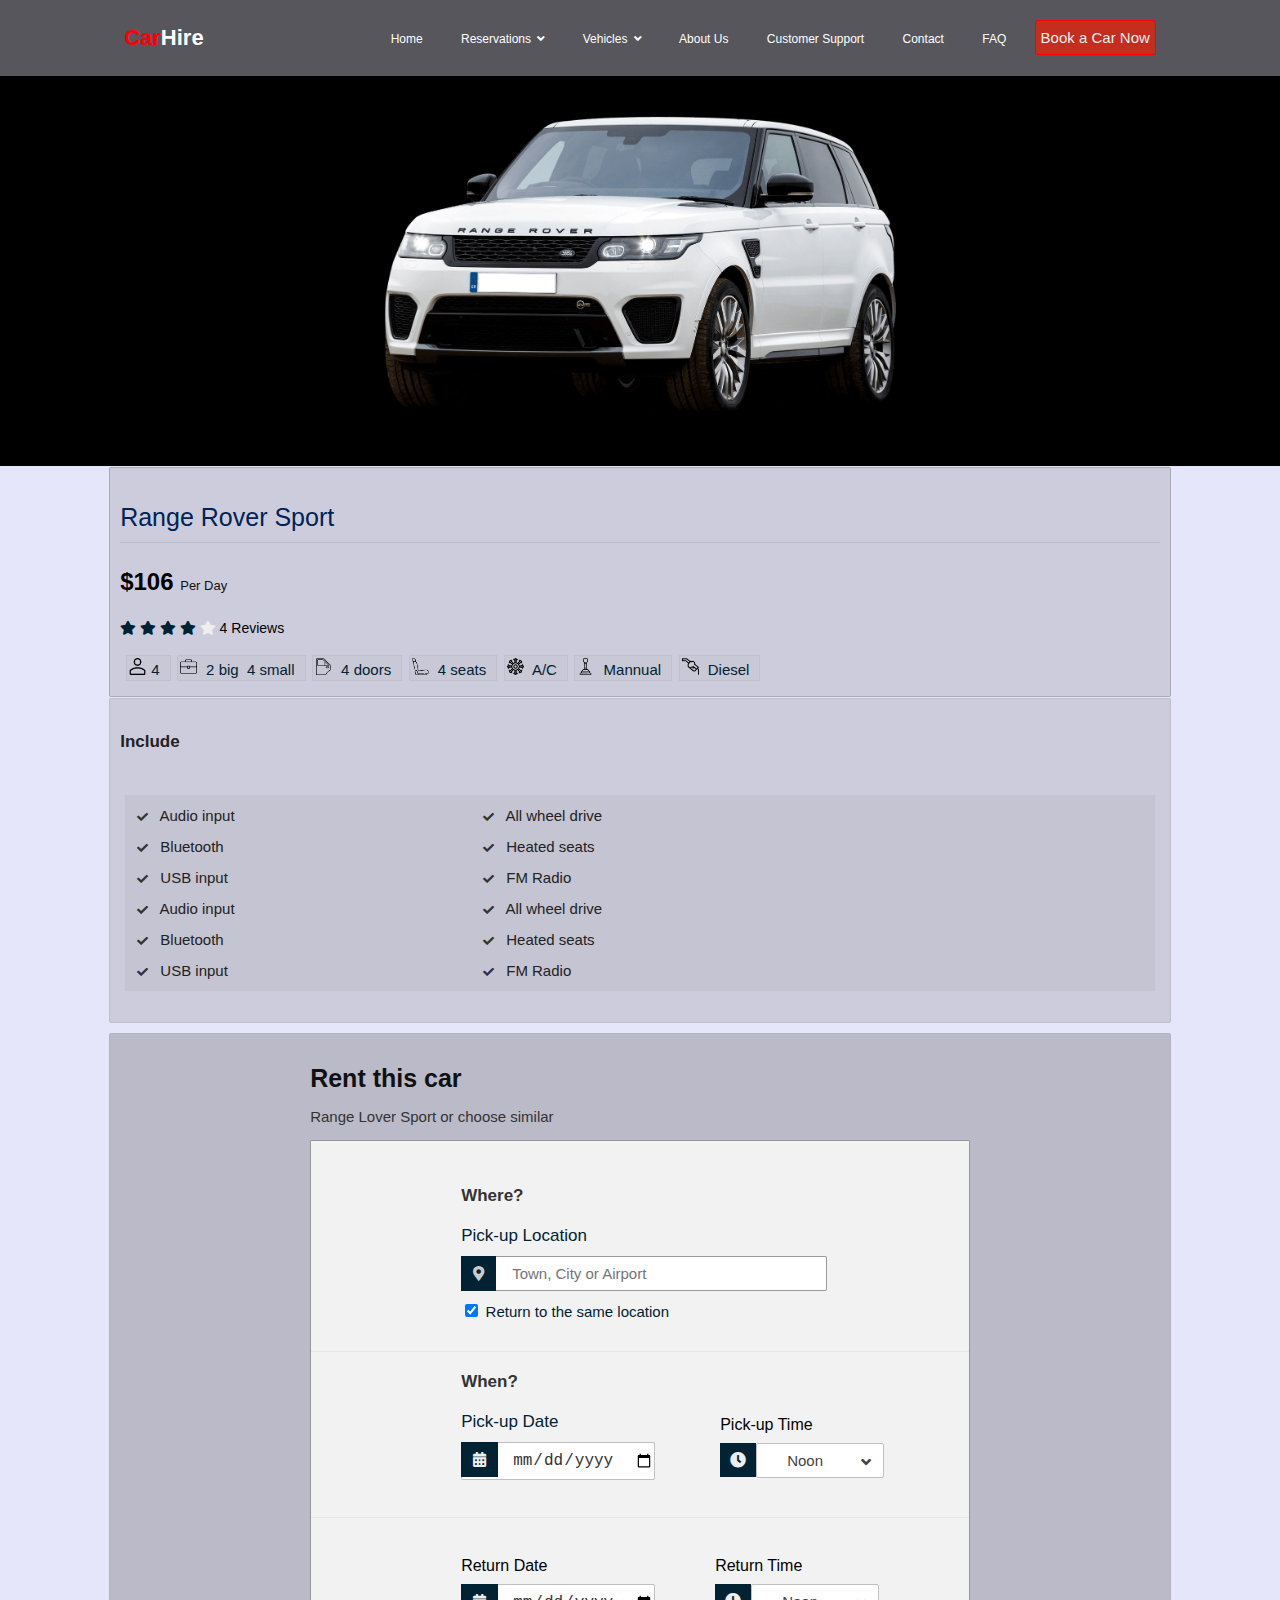
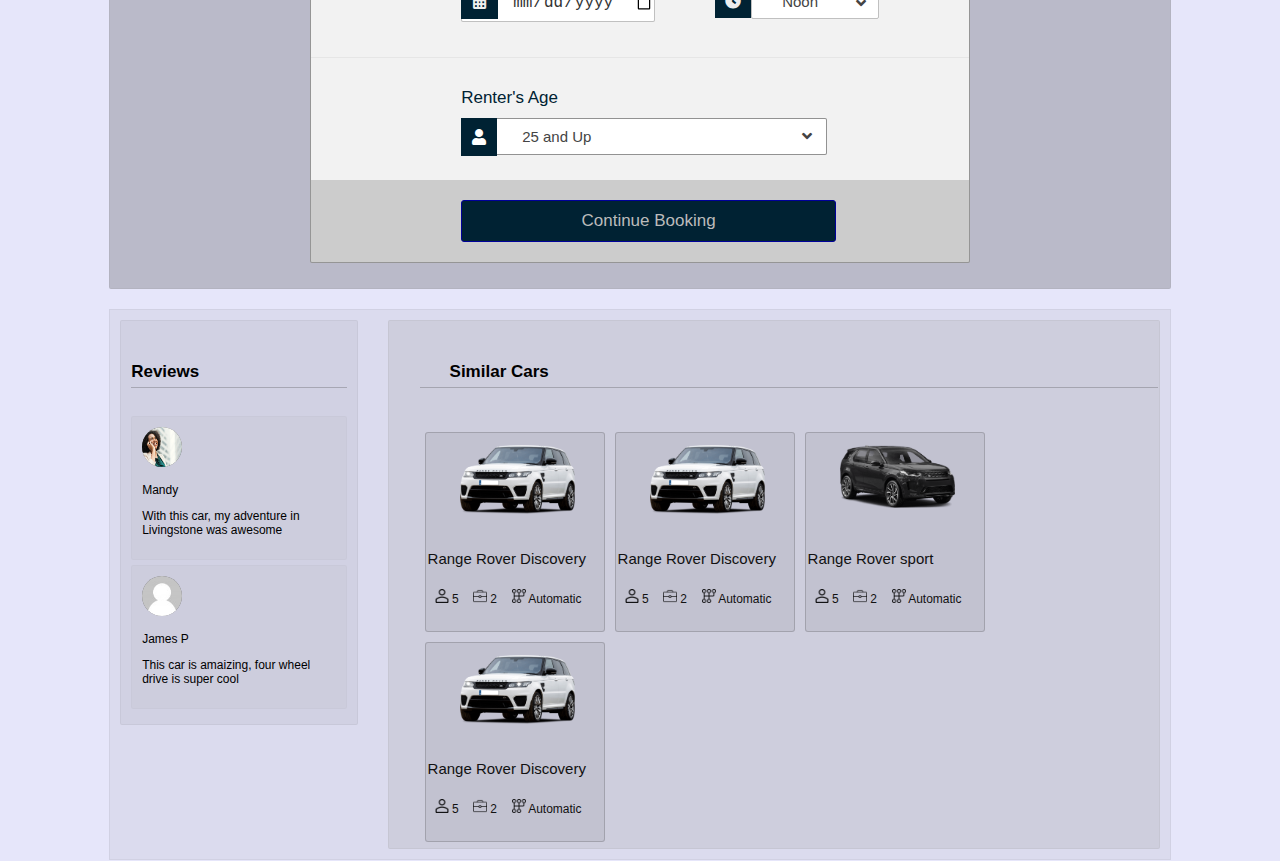
<file: car_details.html>
<!DOCTYPE html>
<html>
<head>
	  <title>Car Details</title>
	  <meta charset="utf-8">
	  <meta name="viewport" content="width=device-width, initial-scale=1.0" />
	  <link rel="stylesheet" type="text/css" href="css/fontawesome/css/all.css">
	  <link rel="stylesheet" type="text/css" href="css/bootstrap-grid.min.css" />
	  <link rel="stylesheet" type="text/css" href="css/car_details.css">
</head>
<body>

	<nav role="navigation">
    <div class="row">
      <div class="col-md-1"></div>
        <div class="col-md-10">
	        <ul id="nav-bar">
             <li><a href="index.html" id="logo"><span style="color: red;">Car</span>Hire</a></li>
            <div id="nav-bar-content">
             <li><a href="index.html">Home</a></li>
             <li  id="reservation"><a href="#">Reservations <i class="fas fa-angle-down"></i></a>
                <ul id="reserv_nav">
                  <li><a href="#">Book a Vehicle</a></li>
                  <li><a href="#">Rent a vehicle</a></li>
                  <li><a href="#">View / modify / cancel a Reservation</a></li>
                </ul>
             </li>
            <li id="vehicles"><a href="all_vehicles.html">Vehicles <i class="fas fa-angle-down"></i></a>
              <ul id="vehicle_nav">
                <li><a href="all_vehicles.html">All Vehicles</a></li>
                <li><a href="all_cars.html">Cars</a></li>
                <li><a href="suvs.html">SUVs</a></li>
                <li><a href="van.html">Van</a></li>
                <li><a href="truck.html">Track / Bakkie</a></li>
              </ul>
             </li>
             <li><a href="about.html">About Us</a></li>
             <li><a href="#">Customer Support</a></li>
             <li><a href="contact.html">Contact</a></li>
             <li><a href="#">FAQ</a></li>
             <li id="book_btn">Book a Car Now</li>
           </div>
	        </ul>
        </div>
       <div class="col-md-1"></div>
    </div>
  </nav>
<section>
	 <div class="car_details">
	  <div class="row">
	  	<div class="col-md-12">
	  		<div class="car_img">
	  			<img src="img/kindpng_lr.png">
	  		</div>
	  	</div>
	  	</div>
	 </div>
</section>

<section>
  <div class="row">
	 <div class="col-md-1"></div>
	 	<div class="col-md-10">
		  <div class="car_details_content">
		  	<div class="car_container">
			 	<h3>Range Rover Sport</h3>
			 	<p id="book_price">$106 <small> Per Day</small></p>
			 	<p><i class="fas fa-star"></i> <i class="fas fa-star"></i> <i class="fas fa-star"></i>
			 		<i class="fas fa-star"></i> <i class="fas fa-star" style="color: #eee;"></i> 4 Reviews</p>
			 	<div class="car_details_nav">
			 		<p><img src="icon/profile.png">4</p>
			 		<p><img src="icon/bag.png"> 2 big&nbsp 4 small</p>
			 		<p><img src="icon/car.png"> 4 doors</p>
			 		<p><img src="icon/seat.png"> 4 seats</p>
			 		<p><img src="icon/freezer.png"> A/C</p>
			 		<p><img src="icon/shifter.png"> Mannual</p>
			 		<p><img src="icon/dispenser.png"> Diesel</p>
			 	</div>
			 </div>
		 	<div class="car_details_include">
		 		<h4>Include</h4>
		 		<ul>
		 		  <div class="car_include">
		 			<li><i class="fas fa-check"></i> Audio input</li>
		 			<li><i class="fas fa-check"></i> All wheel drive</li>
		 			<li><i class="fas fa-check"></i> Bluetooth</li>
		 			<li><i class="fas fa-check"></i> Heated seats</li>
		 			<li><i class="fas fa-check"></i> USB input</li>
		 			<li><i class="fas fa-check"></i> FM Radio</li>
		 			<!-- ======== duplicate ========== -->
		 			<li><i class="fas fa-check"></i> Audio input</li>
		 			<li><i class="fas fa-check"></i> All wheel drive</li>
		 			<li><i class="fas fa-check"></i> Bluetooth</li>
		 			<li><i class="fas fa-check"></i> Heated seats</li>
		 			<li><i class="fas fa-check"></i> USB input</li>
		 			<li><i class="fas fa-check"></i> FM Radio</li>
		 		 </div>
		 		</ul>
		 	</div>
	 	</div>
       </div>
      <div class="col-md-1"></div>
   </div>
</section>

<section>
	<div class="row">
		<div class="col-md-1"></div>
		<div class="col-md-10">
			<div class="rent_form_wrapper">
				<div class="rent_header">
			<h4>Rent this car</h4>
			<p>Range Lover Sport or choose similar</p>
		</div>
			<form>
				<div class="pickup_location_wrapper">
				<h5>Where?</h5>
				<div class="pickup_location">
				<label>
					<span>Pick-up Location</span>
					<i class="fas fa-map-marker-alt"></i><input type="text" name="" placeholder="Town, City or Airport">
				</label>
			</div>
              <div class="checkbox">
				<label>
					<input type="checkbox" checked="checked">
					<span>Return to the same location</span>
				</label>
			</div>
		</div>
		<div class="pickup_date_time_wrapper">
				<h5>When?</h5>
           <div class="pickup_date">
				<label>
					<span>Pick-up Date</span>
					<i class="fas fa-calendar-alt"></i><input type="date" name="">
				</label>
		  </div>
           <div class="pickup_time">
				<span>Pick-up Time</span>
				<i class="fas fa-clock" id="clock"></i><a>Noon</a><i class="fas fa-angle-down" id="angle_down"></i>
			</div>
		</div>

				<div id="pickup_time">
				<label>
					<span>Noon</span>
					<input type="radio" name="time" value="Noon" checked="checked"> 
				</label>
				<label>
					<span>00:30am</span>
					<input type="radio" name="time" value="00:30am"> 
				</label>
				<label>
					<span>12:30pm</span>
					<input type="radio" name="time" value="12:30pm"> 
				</label>
				</div>
             <div class="return_date_time_wrapper">
				 <div class="return_date">
	               <label>
						<span>Return Date</span>
						<i class="fas fa-calendar-alt"></i><input type="date" name="">
					</label>
				 </div>

			<div class="return_time">
			  <span>Return Time</span>
			  <i class="fas fa-clock" id="clock"></i><a>Noon</a><i class="fas fa-angle-down" id="angle_down"></i>
			</div>
              </div>

				<div id="return_time">
				<label>
					<span>Noon</span>
					<input type="radio" name="returntime" value="Noon" checked="checked"> 
				</label>
				<label>
					<span>00:30am</span>
					<input type="radio" name="returntime" value="00:3am"> 
				</label>
				<label>
					<span>12:30pm</span>
					<input type="radio" name="returntime" value="12:30pm"> 
				</label>
			</div>

		     <div class="age">
				<p>Renter's Age</p>
				<i class="fas fa-user"></i><a>25 and Up</a><i class="fas fa-angle-down" id="angle_down"></i>
			</div>

				<div id="age">
				<label>
					<span>25 and Up</span>
					<input type="radio" name="renterage" value="25 and up" checked="checked"> 
				</label>
				<label>
					<span>18</span>
					<input type="radio" name="renterage" value="18"> 
				</label>
				<label>
					<span>19</span>
					<input type="radio" name="renterage" value="19"> 
				</label>
                 </div>
				<input type="submit" value="Continue Booking">
			</form>
		 </div>
		</div>
		<div class="col-md-1"></div>
	</div>
</section>

<section>
	<div class="row">
	<div class="col-md-1"></div>
	<div class="col-md-10">
       <div class="car_review_similar">
       	<div class="row">
       	  <div class="col-md-3">
       	    <div class="car_reviwew_wrapper">
       	    	<h5>Reviews</h5>
		       	<div class="car_details_review">
			 		<img src="img/mandona.jpg">
			 		<p>Mandy</p>
			 		<p>With this car, my adventure in Livingstone was awesome</p>
			 	</div>
			 	<!-- ==================== -->
			 	<div class="car_details_review">
			 		<img src="img/12.jpg">
			 		<p>James P</p>
			 		<p>This car is amaizing, four wheel drive is super cool</p>
			 	</div>
		 	<!-- ==================== -->
       </div>
   </div>
       <div class="col-md-9">
       	<div class="car_similar_wrapper">
	 	<div class="car_details_similar">
       	    	<h6>Similar Cars</h6>
	 		<div class="car_details_card">
	 			<a href="#">
		 			<div class="car_details_img">
		 			    <img src="img/kindpng_lr.png">
		 		   </div>
	 		          <p id="car_name">Range Rover Discovery</p>
		 		   <div class="car_details_card_nav">
			 		   	<p><img src="icon/profile.png"> 5</p>
			 		   	<p><img src="icon/bag.png"> 2</p>
			 		   	<p><img src="icon/shift_t.png"> Automatic</p>
		 		   </div>
	 		    </a>
	 		</div>
	 		<!-- =================================== -->
	 		<div class="car_details_card">
	 			<a href="#">
		 			<div class="car_details_img">
		 			    <img src="img/kindpng_lr.png">
		 		   </div>
	 		          <p id="car_name">Range Rover Discovery</p>
		 		   <div class="car_details_card_nav">
			 		   	<p><img src="icon/profile.png"> 5</p>
			 		   	<p><img src="icon/bag.png"> 2</p>
			 		   	<p><img src="icon/shift_t.png"> Automatic</p>
		 		   </div>
	 		    </a>
	 		</div>
	 		<!-- =================================== -->
	 		<div class="car_details_card">
	 			<a href="#">
		 			<div class="car_details_img">
		 			    <img src="img/kindpng_lr1.png">
		 		   </div>
	 		          <p id="car_name">Range Rover sport</p>
		 		   <div class="car_details_card_nav">
			 		   	<p><img src="icon/profile.png"> 5</p>
			 		   	<p><img src="icon/bag.png"> 2</p>
			 		   	<p><img src="icon/shift_t.png"> Automatic</p>
		 		   </div>
	 		    </a>
	 		</div>
	 		<!-- =================================== -->
	 		<div class="car_details_card">
	 			<a href="#">
		 			<div class="car_details_img">
		 			    <img src="img/kindpng_lr.png">
		 		   </div>
	 		          <p id="car_name">Range Rover Discovery</p>
		 		   <div class="car_details_card_nav">
			 		   	<p><img src="icon/profile.png"> 5</p>
			 		   	<p><img src="icon/bag.png"> 2</p>
			 		   	<p><img src="icon/shift_t.png"> Automatic</p>
		 		   </div>
	 		    </a>
	 		</div>
	 		<!-- =================================== -->
	 	</div>
	 </div>
	 </div>
	 </div>
	 </div>
	</div>
	 <div class="col-md-1"></div>
</div>
	</section>

</body>
</html>
</file>
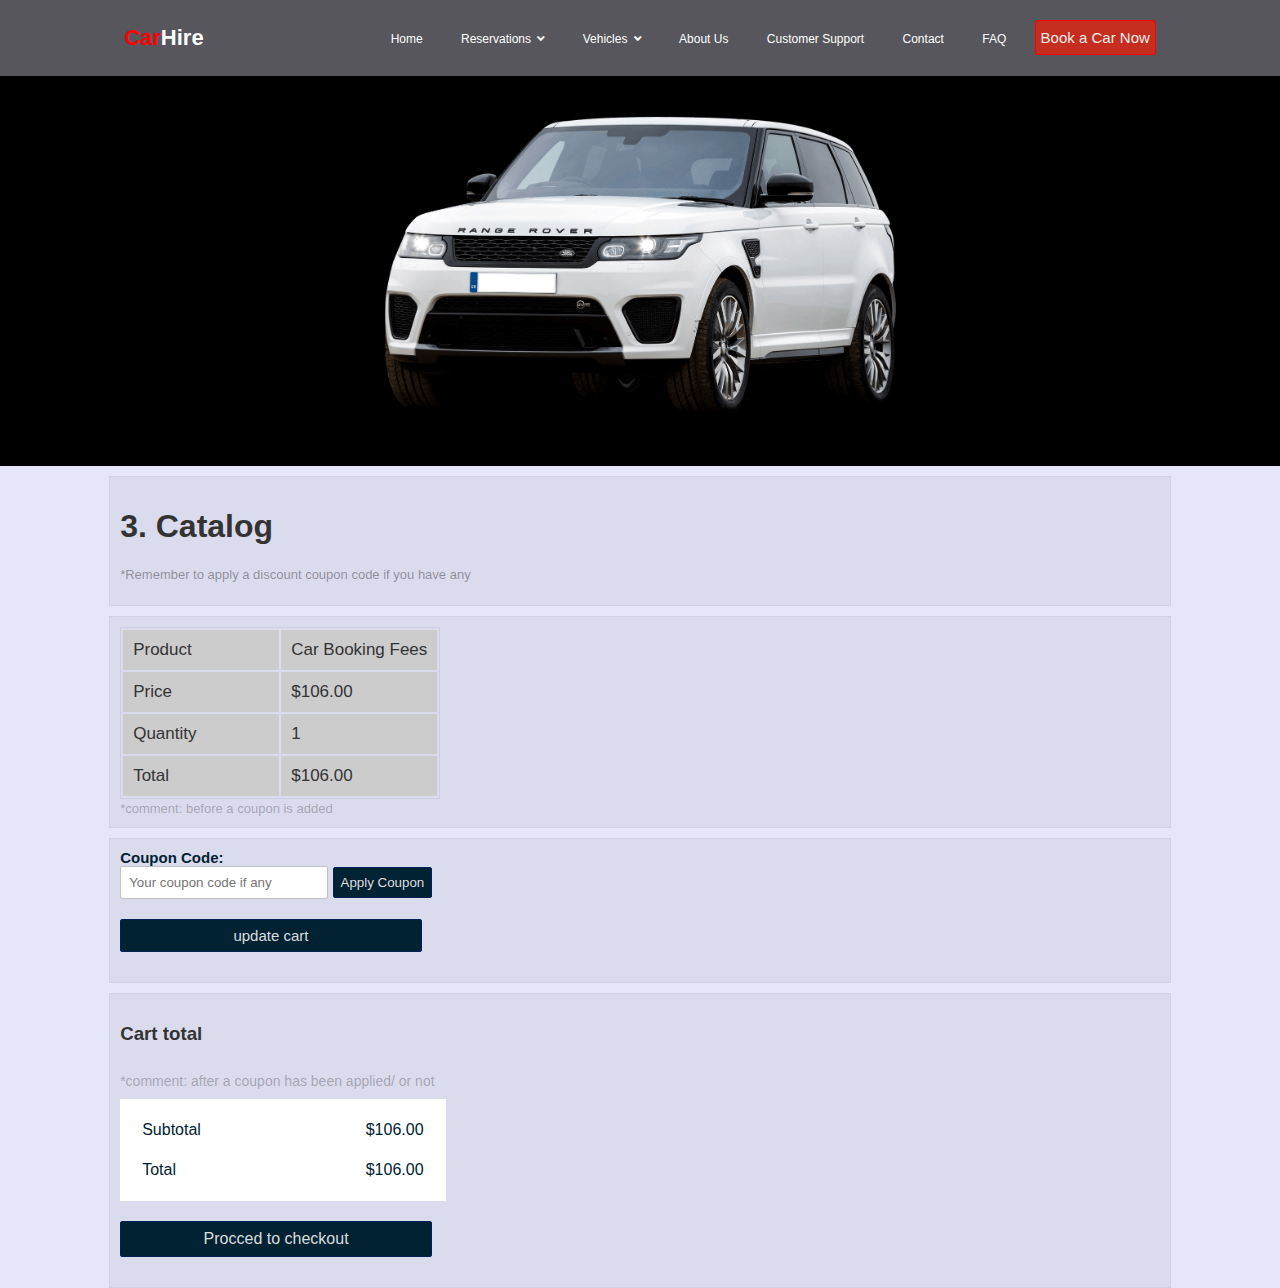
<file: cart.html>
<!DOCTYPE html>
<html>
<head>
    <title>Cart</title>
    <meta charset="utf-8">
    <meta name="viewport" content="width=device-width, initial-scale=1.0" />
    <link rel="stylesheet" type="text/css" href="css/fontawesome/css/all.css">
    <link rel="stylesheet" type="text/css" href="css/bootstrap-grid.min.css" />
    <link rel="stylesheet" type="text/css" href="css/cart.css">
</head>
<body>

  <nav role="navigation">
    <div class="row">
      <div class="col-md-1"></div>
        <div class="col-md-10">
          <ul id="nav-bar">
             <li><a href="index.html" id="logo"><span style="color: red;">Car</span>Hire</a></li>
            <div id="nav-bar-content">
             <li><a href="index.html">Home</a></li>
             <li  id="reservation"><a href="#">Reservations <i class="fas fa-angle-down"></i></a>
                <ul id="reserv_nav">
                  <li><a href="#">Book a Vehicle</a></li>
                  <li><a href="#">Rent a vehicle</a></li>
                  <li><a href="#">View / modify / cancel a Reservation</a></li>
                </ul>
             </li>
            <li id="vehicles"><a href="all_vehicles.html">Vehicles <i class="fas fa-angle-down"></i></a>
              <ul id="vehicle_nav">
                <li><a href="all_vehicles.html">All Vehicles</a></li>
                <li><a href="all_cars.html">Cars</a></li>
                <li><a href="suvs.html">SUVs</a></li>
                <li><a href="van.html">Van</a></li>
                <li><a href="truck.html">Track / Bakkie</a></li>
              </ul>
             </li>
             <li><a href="about.html">About Us</a></li>
             <li><a href="#">Customer Support</a></li>
             <li><a href="contact.html">Contact</a></li>
             <li><a href="#">FAQ</a></li>
             <li id="book_btn">Book a Car Now</li>
           </div>
          </ul>
        </div>
       <div class="col-md-1"></div>
    </div>
  </nav>
<section>
   <div class="car_details">
    <div class="row">
      <div class="col-md-12">
        <div class="car_img">
          <img src="img/kindpng_lr.png">
        </div>
      </div>
      </div>
   </div>
</section>

<section>
  <div class="row">
    <div class="col-md-1"></div>
    <div class="col-md-10">
      <div class="cart_header">
           <h1>3. Catalog</h1>
           <p>*Remember to apply a discount coupon code if you have any</p>
       </div>

       <div class="cart_content">
        <table>
          <tbody>
          <tr>
            <td>Product</td>
            <td>Car Booking Fees</td>
          </tr>
          <tr>
            <td>Price</td>
            <td>$106.00</td>
          </tr>
          <tr>
            <td>Quantity</td>
            <td>1</td>
          </tr>
          <tr>
            <td>Total</td>
            <td>$106.00</td>
          </tr>
        </tbody>
        </table>
      <span>*comment: before a coupon is added</span>
      </div>

      <div class="coupon">
      <form>
        <label>
          <span>Coupon Code:</span>
          <input type="text" name="" placeholder="Your coupon code if any">
        </label>
          <input type="submit" value="Apply Coupon">
    </form>
  <div class="update">
    <form>
          <input type="hidden" name="price" value="price - coupon">
          <input type="submit" value="update cart">
    </form>
  </div>
</div>
  <div class="cart_total">
    <h3>Cart total</h3>
          <span> *comment: after a coupon has been applied/ or not</span>
           <table>
            <tbody>
               <tr>
                 <td>Subtotal</td>
                 <td>$106.00</td>
               </tr>
            
               <tr>
                 <td>Total</td>
                 <td>$106.00</td>
               </tr>
           </tbody>
           </table>

        <a href="#">Procced to checkout</a>
    </div>
    </div>
    <div class="col-md-1"></div>
  </div>
</section>
</body>
</html>
</file>
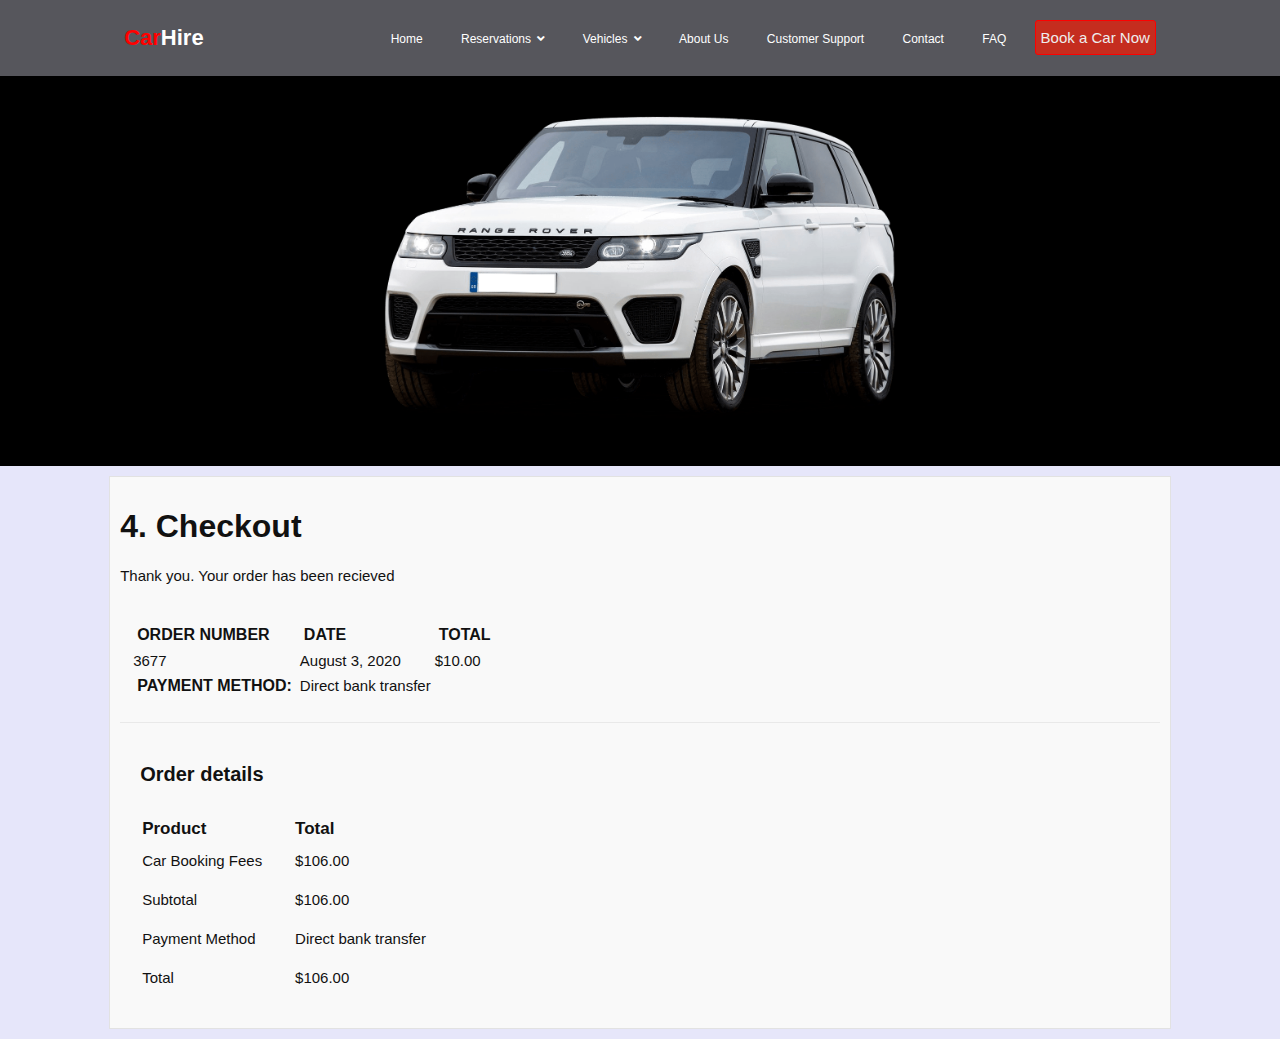
<file: checkout.html>
<!DOCTYPE html>
<html>
<head>
    <title>Checkout</title>
    <meta charset="utf-8">
    <meta name="viewport" content="width=device-width, initial-scale=1.0" />
    <link rel="stylesheet" type="text/css" href="css/fontawesome/css/all.css">
    <link rel="stylesheet" type="text/css" href="css/bootstrap-grid.min.css" />
    <link rel="stylesheet" type="text/css" href="css/checkout.css">
</head>
<body>

  <nav role="navigation">
    <div class="row">
      <div class="col-md-1"></div>
        <div class="col-md-10">
          <ul id="nav-bar">
             <li><a href="index.html" id="logo"><span style="color: red;">Car</span>Hire</a></li>
            <div id="nav-bar-content">
             <li><a href="index.html">Home</a></li>
             <li  id="reservation"><a href="#">Reservations <i class="fas fa-angle-down"></i></a>
                <ul id="reserv_nav">
                  <li><a href="#">Book a Vehicle</a></li>
                  <li><a href="#">Rent a vehicle</a></li>
                  <li><a href="#">View / modify / cancel a Reservation</a></li>
                </ul>
             </li>
            <li id="vehicles"><a href="all_vehicles.html">Vehicles <i class="fas fa-angle-down"></i></a>
              <ul id="vehicle_nav">
                <li><a href="all_vehicles.html">All Vehicles</a></li>
                <li><a href="all_cars.html">Cars</a></li>
                <li><a href="suvs.html">SUVs</a></li>
                <li><a href="van.html">Van</a></li>
                <li><a href="truck.html">Track / Bakkie</a></li>
              </ul>
             </li>
             <li><a href="about.html">About Us</a></li>
             <li><a href="#">Customer Support</a></li>
             <li><a href="contact.html">Contact</a></li>
             <li><a href="#">FAQ</a></li>
             <li id="book_btn">Book a Car Now</li>
           </div>
          </ul>
        </div>
       <div class="col-md-1"></div>
    </div>
  </nav>
<section>
   <div class="car_details">
    <div class="row">
      <div class="col-md-12">
        <div class="car_img">
          <img src="img/kindpng_lr.png">
        </div>
      </div>
      </div>
   </div>
</section>

<section>
  <div class="row">
    <div class="col-md-1"></div>
    <div class="col-md-10">
      <div class="checkout">
          <div class="checkout_header">
             <h1>4. Checkout</h1>
             <p>Thank you. Your order has been recieved</p>
          </div>
        <div>
          <div class="checkout_tb1">
          <table>
            <tbody>
                  <tr>
                    <th>ORDER NUMBER</th>
                    <th>DATE</th>
                    <th>TOTAL</th>                       
                 </tr>
                 <tr>
                    <td>3677</td>
                    <td>August 3, 2020</td>
                    <td>$10.00</td>
                </tr>
                <tr>
                    <th>PAYMENT METHOD:</th>
                    <td>Direct bank transfer</td>
               </tr>
            </tbody>
         </table>
       </div>
       <div class="checkout_tb2">
        <h3>Order details</h3>
          <table>
            <tbody>
              <tr>
                <th>Product</th>
                <th>Total</th>
              </tr>
              <tr>
                <td>Car Booking Fees</td>
                <td>$106.00</td>
              </tr>
              <tr>
                <td>Subtotal</td>
                <td>$106.00</td>
              </tr>
               <tr>
                <td>Payment Method</td>
                <td>Direct bank transfer</td>
              </tr>
              <tr>
                <td>Total</td>
                <td>$106.00</td>
              </tr>
            </tbody>
          </table>
        </div>
        </div>
        </div>
    </div>
    <div class="col-md-1"></div>
  </div>
</section>
</body>
</html>
</file>
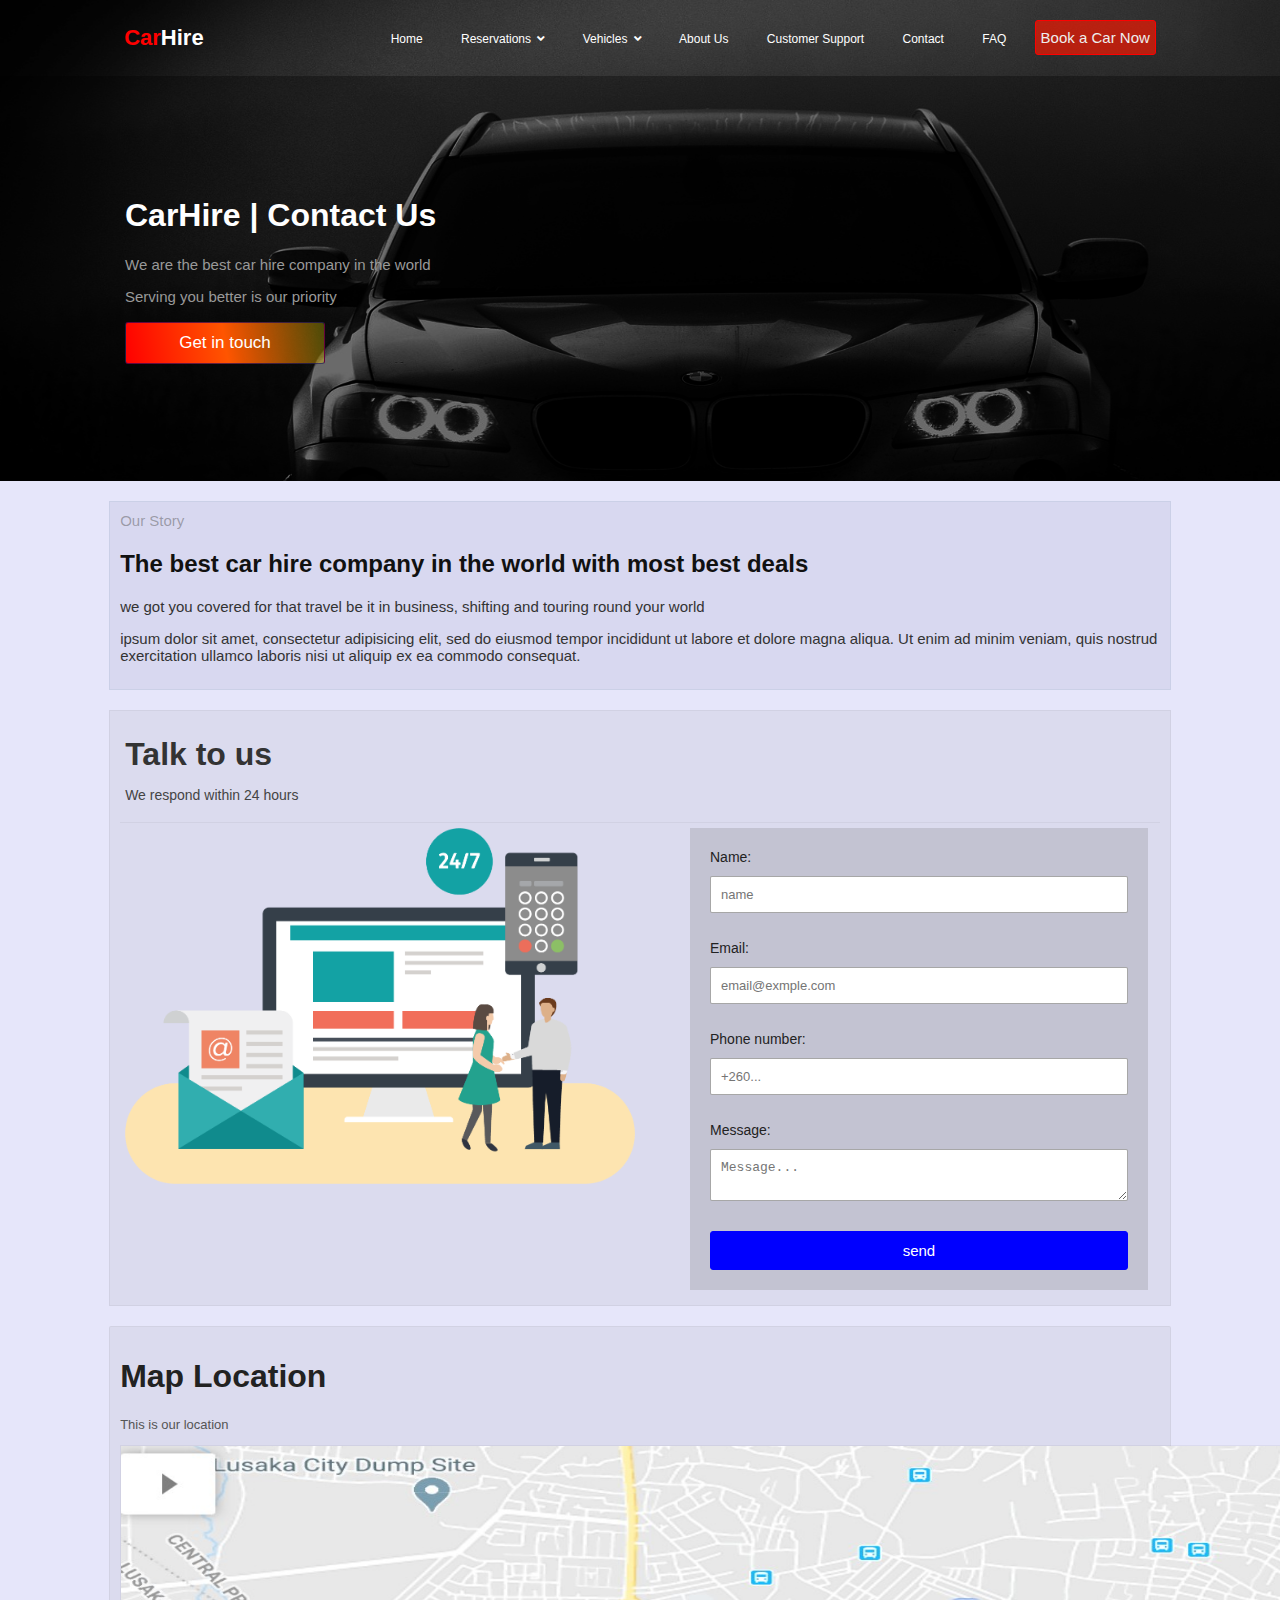
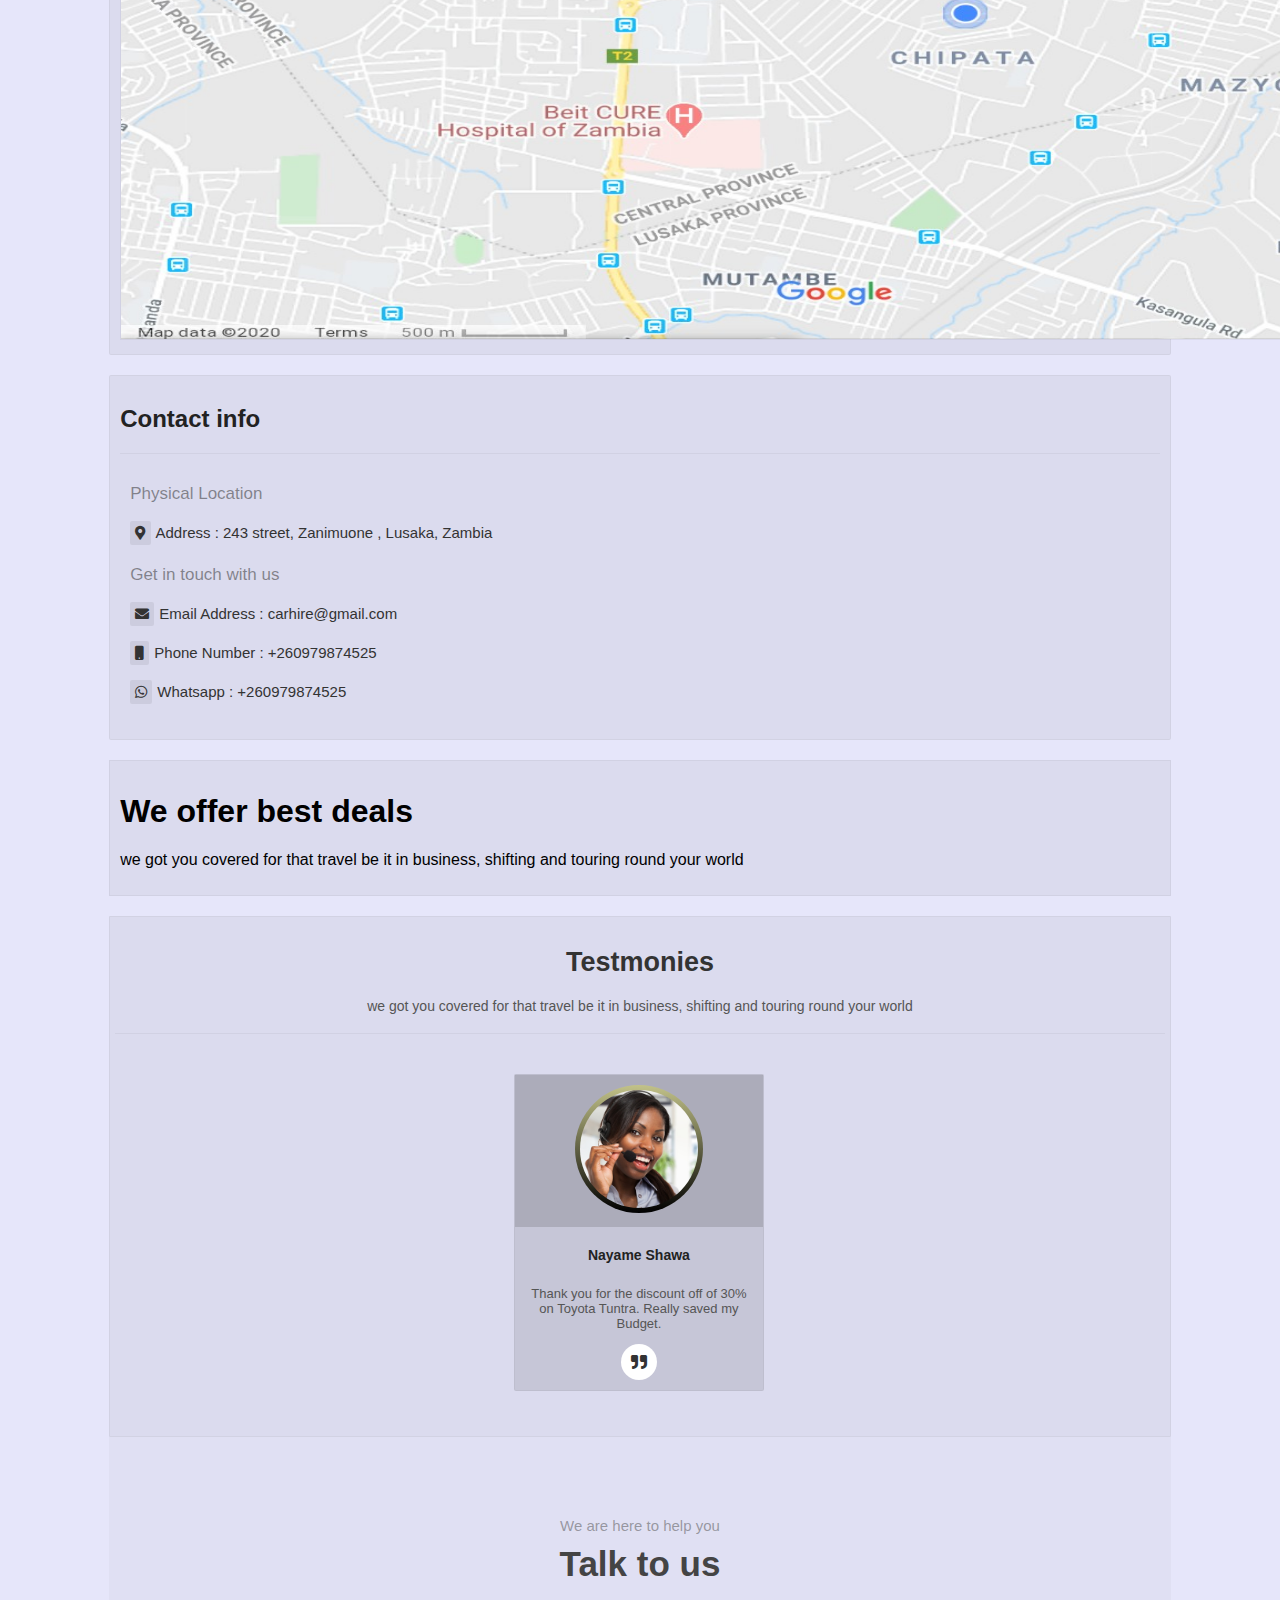
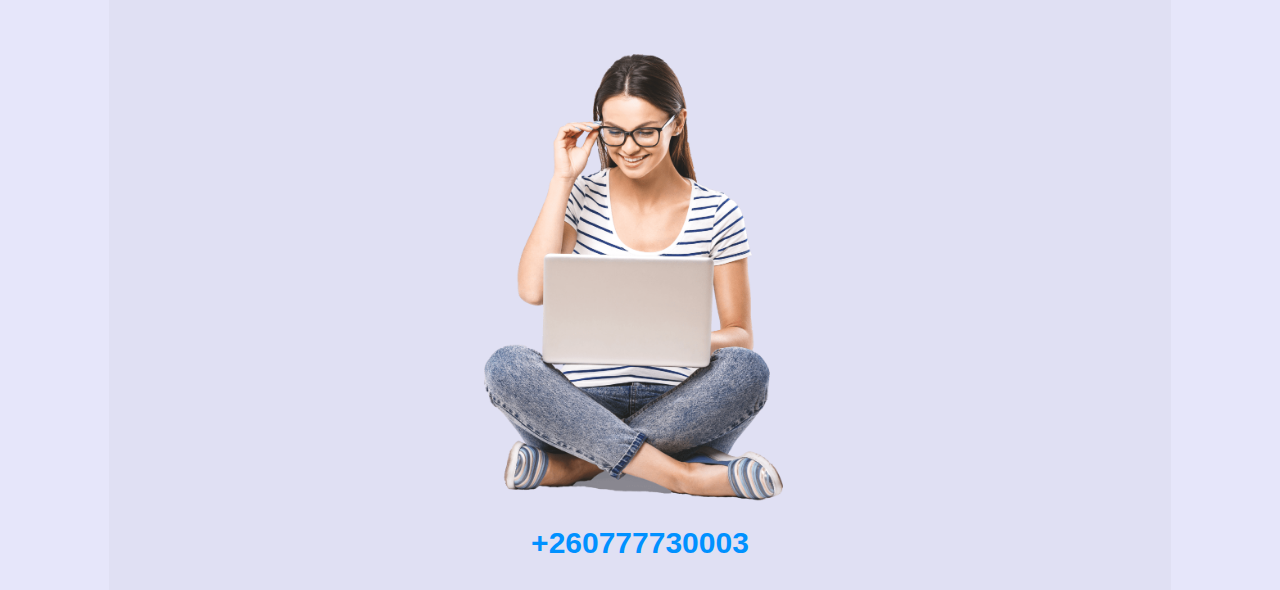
<file: contact.html>
<!DOCTYPE html>
<html>
<head>
	<title>Contact Us</title>
	<meta charset="utf-8">
	<meta name="viewport" content="width=device-width, initial-scale=1.0" />
	<link rel="stylesheet" type="text/css" href="css/fontawesome/css/all.css">
	<link rel="stylesheet" type="text/css" href="css/bootstrap-grid.min.css" />
	<link rel="stylesheet" type="text/css" href="css/contact.css">
</head>
<body>
    <nav role="navigation">
    <div class="row">
      <div class="col-md-1"></div>
        <div class="col-md-10">
          <ul id="nav-bar">
             <li><a href="index.html" id="logo"><span style="color: red;">Car</span>Hire</a></li>
            <div id="nav-bar-content">
             <li><a href="index.html">Home</a></li>
             <li  id="reservation"><a href="#">Reservations <i class="fas fa-angle-down"></i></a>
                <ul id="reserv_nav">
                  <li><a href="#">Book a Vehicle</a></li>
                  <li><a href="#">Rent a vehicle</a></li>
                  <li><a href="#">View / modify / cancel a Reservation</a></li>
                </ul>
             </li>
             <li id="vehicles"><a href="all_vehicles.html">Vehicles <i class="fas fa-angle-down"></i></a>
              <ul id="vehicle_nav">
                <li><a href="all_vehicles.html">All Vehicles</a></li>
                <li><a href="all_cars.html">Cars</a></li>
                <li><a href="suvs.html">SUVs</a></li>
                <li><a href="van.html">Van</a></li>
                <li><a href="truck.html">Track / Bakkie</a></li>
              </ul>
             </li>
             <li><a href="about.html">About Us</a></li>
             <li><a href="#">Customer Support</a></li>
             <li><a href="contact.html">Contact</a></li>
             <li><a href="#">FAQ</a></li>
             <li id="book_btn">Book a Car Now</li>
           </div>
          </ul>
        </div>
       <div class="col-md-1"></div>
    </div>
  </nav>

  <section>
  	<div id="contact_header_wrapper">
  	<div class="row">
  		<div class="col-md-12">
  		 <div class="contact_header">
	  		  <h1>CarHire | Contact Us</h1>
	  		  <p>We are the best car hire company in the world</p>
	  		  <p>Serving you better is our priority</p>
	  		  <p id="contact_btn">Get in touch</p>
  		</div>
  	</div>
  	</div>
  </div>
  </section> 

  <section>
  	<div class="row">
  		<div class="col-md-1"></div>
  		<div class="col-md-10">
        <div class="story">
            <span> Our Story</span>
            <h2>The best car hire company in the world with most best deals</h2>
            <p>we got you covered for that travel be it in business, shifting and touring round your world</p>
            <p>ipsum dolor sit amet, consectetur adipisicing elit, sed do eiusmod
            tempor incididunt ut labore et dolore magna aliqua. Ut enim ad minim veniam,
            quis nostrud exercitation ullamco laboris nisi ut aliquip ex ea commodo
            consequat.</p>
        </div>
  		</div>
  		<div class="col-md-1"></div>
  	</div>
  </section>

  <section>
    <div class="row">
      <div class="col-md-1"></div>
      <div class="col-md-10">
          <div class="contact_form">
                  <div class="contact_form_header">
                    <h1>Talk to us</h1>
                    <p>We respond within 24 hours</p>
                 </div> 

                <div class="contact_img">
                  <img src="img/c247.png">
                </div>
                <div class="contact_form_container">
                <form>
                  <label for="name">Name:
                    <input type="text" id="name" placeholder="name">
                  </label>
                  <p></p>
                  <label for="email">Email:
                    <input type="text" id="email" placeholder="email@exmple.com">
                  </label>
                  <p></p>
                  <label for="phone">Phone number:
                    <input type="text" id="phone" placeholder="+260...">
                  </label>
                  <p></p>
                  <label for="msg">Message:
                    <textarea id="msg" placeholder="Message..."></textarea>
                  </label>
                  <p></p>
                    <input type="submit" value="send">
                </form>
             </div>
       </div>

      </div>
      <div class="col-md-1"></div>
    </div>
  </section>

<section>
    <div class="row">
      <div class="col-md-1"></div>
      <div class="col-md-10">
          <div class="map_location">
            <h1>Map Location</h1>
            <p>This is our location</p>
            <img src="img/map.jpg">
          </div>
      </div>
      <div class="col-md-1"></div>
    </div>
  </section>

  <section>
    <div class="row">
      <div class="col-md-1"></div>
      <div class="col-md-10">
          <div class="contact_info">
                <div class="contact_info_header">
                  <h2>Contact info</h2>
              </div>
              <div class="contact_info_content">
                <h3>Physical Location</h3>
                 <p><i class="fas fa-map-marker-alt"></i> Address : 243 street, Zanimuone , Lusaka, Zambia</p>
                 <h3>Get in touch with us</h3>
                 <p><i class="fas fa-envelope"></i> Email Address : carhire@gmail.com</p>
                 <p><i class="fas fa-mobile"></i> Phone Number : +260979874525</p>
                 <p><i class="fab fa-whatsapp"></i> Whatsapp : +260979874525</p>
              </div>
          </div>

      </div>
      <div class="col-md-1"></div>
    </div>
  </section>

  <section>
    <div class="row">
      <div class="col-md-1"></div>
      <div class="col-md-10">
        <div class="offer">
            <h1>We offer best deals</h1>
            <p>we got you covered for that travel be it in business, shifting and touring round your world</p>

      </div>
      <div class="col-md-1"></div>
    </div>
  </section>

  <section>
    <div class="row">
      <div class="col-md-1"></div>
      <div class="col-md-10">
        <div class="testmonies">
           <div class="testmonies_header">
              <h6>Testmonies</h6>
              <p>we got you covered for that travel be it in business, shifting and touring round your world</p>
           </div>
          <div>
             <div class="client">
               <div class="client_card">
                 <div class="client_img">
                   <img src="img/a.jpg">
                 </div>
                  <div class="client_content">
                   <span>Nayame Shawa</span>
                   <p>Thank you for the discount off of 30% on Toyota Tuntra. Really saved my Budget.</p>
                   <i class="fas fa-quote-right"></i>
                 </div>
               </div>
             </div>
           </div>
         </div> 
       </div>
      <div class="col-md-1"></div>
    </div>
  </section>

  <section>
  	<div class="row">
  		<div class="col-md-1"></div>
  		<div class="col-md-10">
        <div class="talk">
          <div class="talk_header">
            <p>We are here to help you</p>
      			<h6>Talk to us</h6>
         </div>
         <div class="talk_content">
             <img src="img/cw.png">
             <p>+260777730003</p>
          </div>
  		  </div>
      </div>
  		<div class="col-md-1"></div>
  	</div>
  </section>

  <script type="text/javascript">
    function para() {
    const parallax = document.getElementById('contact_header_wrapper');
    window.onscroll = function() {
      let offset = window.pageYOffset;
      parallax.style.backgroundPositionY = offset * 0.7 + "px";
    }
  }

  para();

  </script>

</body>
</html>
</file>
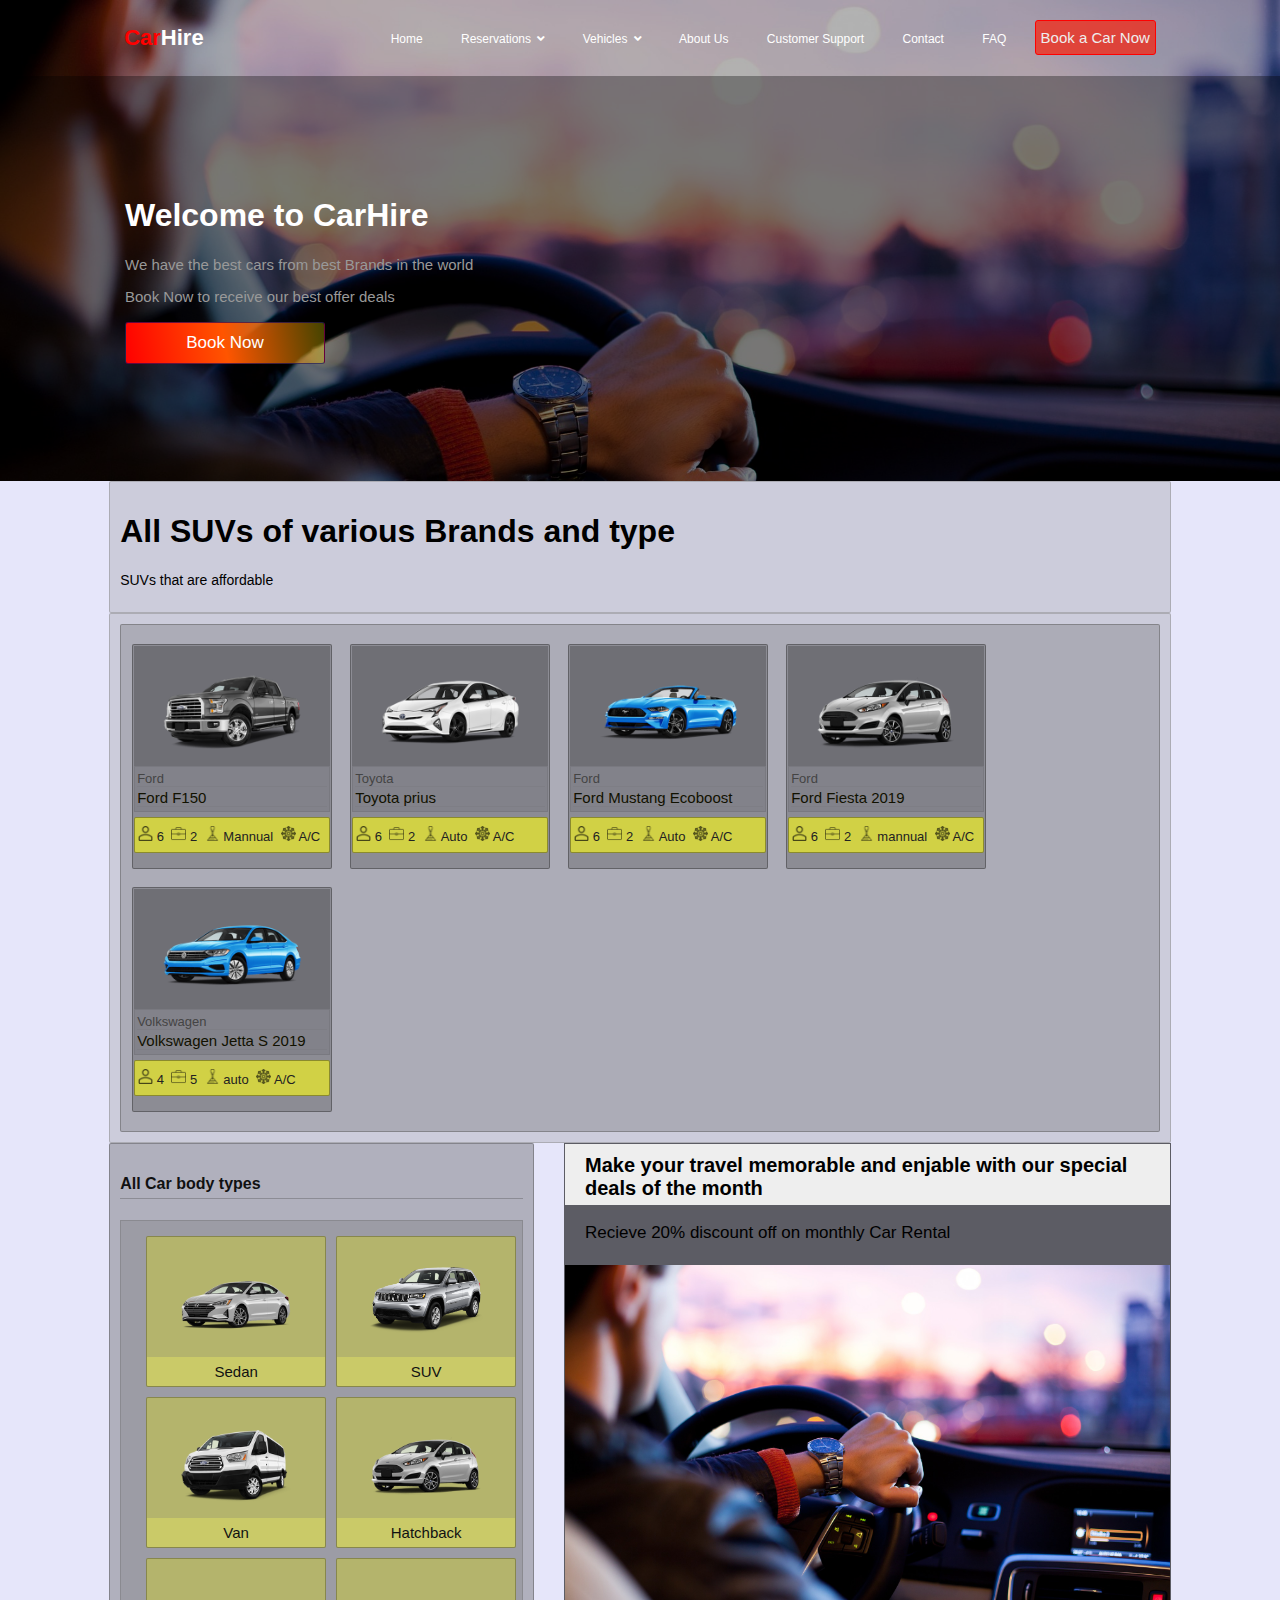
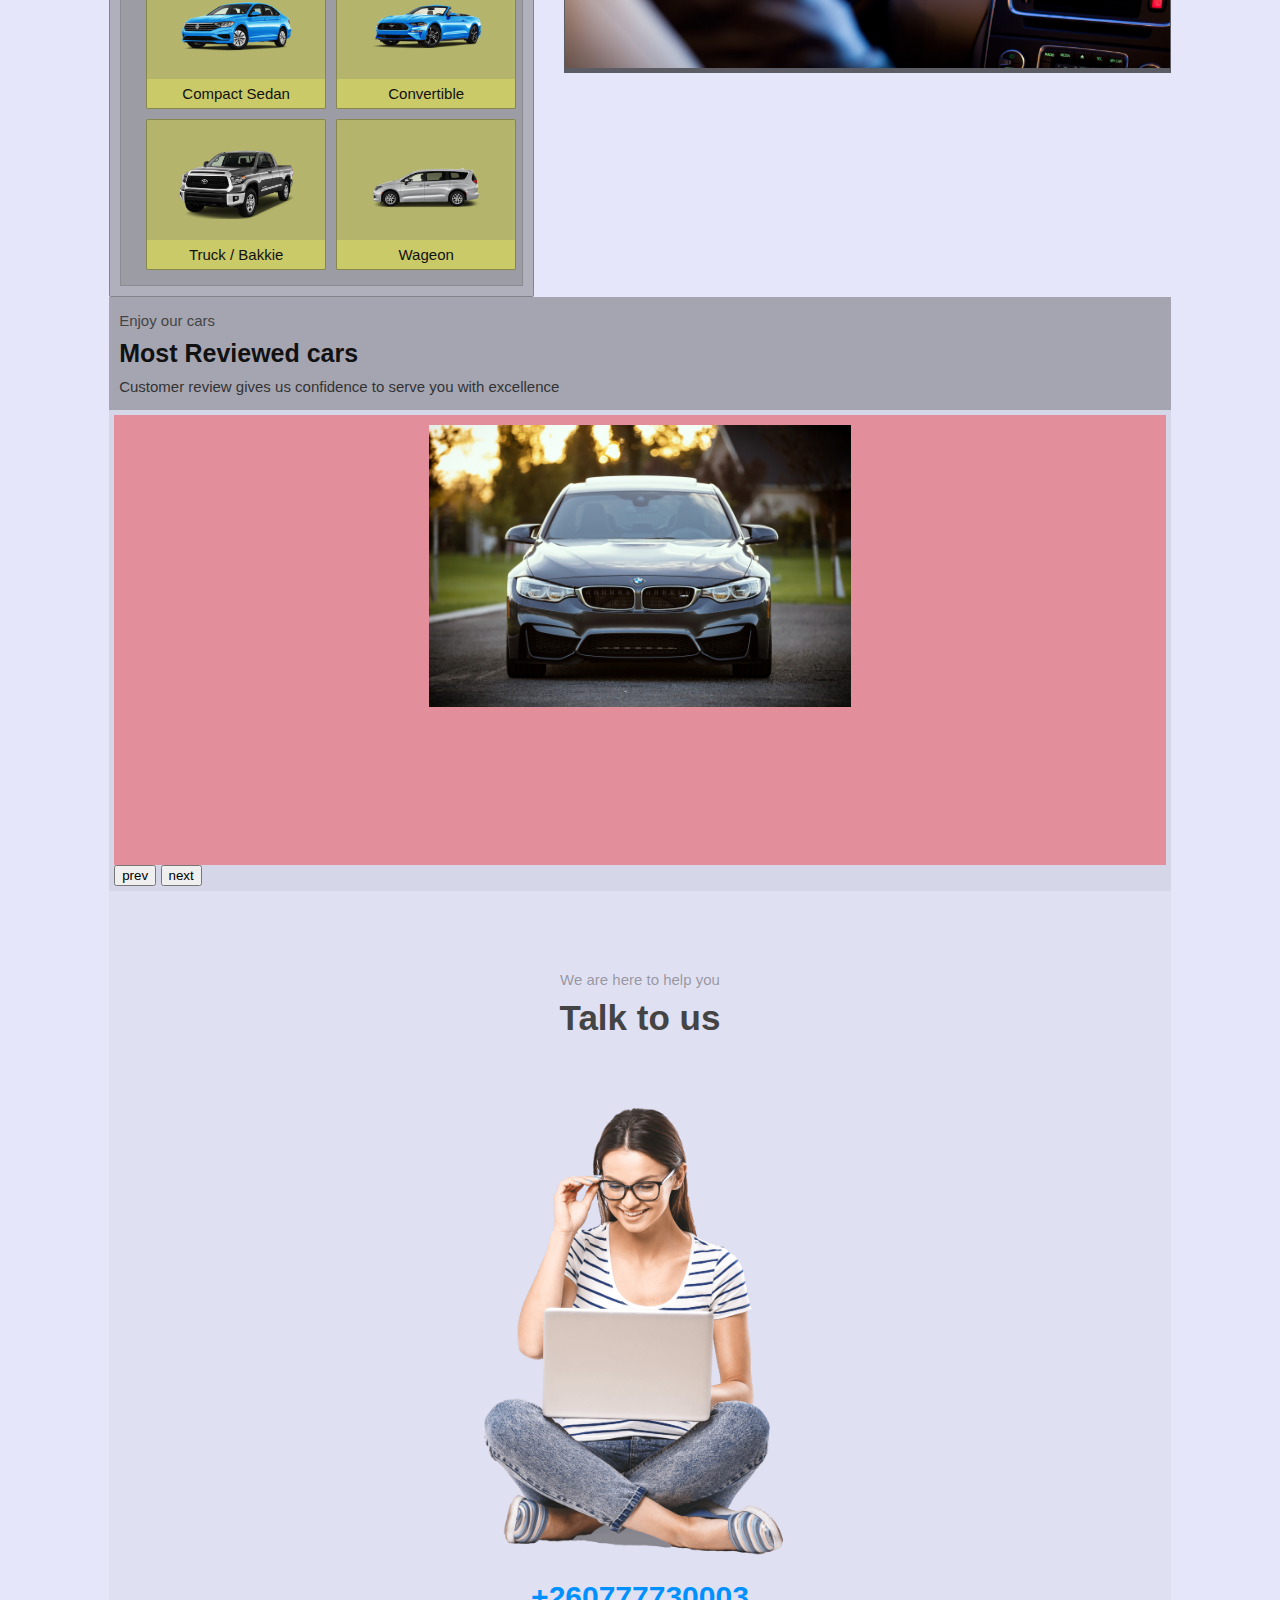
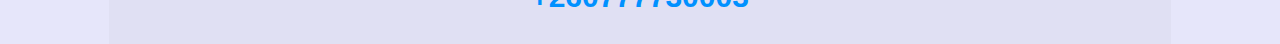
<file: suvs.html>
<!DOCTYPE html>
<html>
<head>
	<title>SUVs</title>
	<meta charset="utf-8">
	<meta name="viewport" content="width=device-width, initial-scale=1.0" />
	<link rel="stylesheet" type="text/css" href="css/fontawesome/css/all.css">
	<link rel="stylesheet" type="text/css" href="css/bootstrap-grid.min.css" />
	<link rel="stylesheet" type="text/css" href="css/suvs.css">
</head>
<body>
    <nav role="navigation">
    <div class="row">
      <div class="col-md-1"></div>
        <div class="col-md-10">
          <ul id="nav-bar">
             <li><a href="index.html" id="logo"><span style="color: red;">Car</span>Hire</a></li>
            <div id="nav-bar-content">
             <li><a href="index.html">Home</a></li>
             <li  id="reservation"><a href="#">Reservations <i class="fas fa-angle-down"></i></a>
                <ul id="reserv_nav">
                  <li><a href="#">Book a Vehicle</a></li>
                  <li><a href="#">Rent a vehicle</a></li>
                  <li><a href="#">View / modify / cancel a Reservation</a></li>
                </ul>
             </li>
             <li id="vehicles"><a href="all_vehicles.html">Vehicles <i class="fas fa-angle-down"></i></a>
              <ul id="vehicle_nav">
                <li><a href="all_vehicles.html">All Vehicles</a></li>
                <li><a href="all_cars.html">Cars</a></li><!-- Cars- is the combination of Sedans, Compact Sedans, Coupes
                hatchbacks convertibles, wagens -->
                <li><a href="suvs.html">SUVs</a></li>
                <li><a href="van.html">Van</a></li>
                <li><a href="truck.html">Track / Bakkie</a></li>
              </ul>
             </li>
             <li><a href="about.html">About Us</a></li>
             <li><a href="#">Customer Support</a></li>
             <li><a href="contact.html">Contact</a></li>
             <li><a href="#">FAQ</a></li>
             <li id="book_btn">Book a Car Now</li>
           </div>
          </ul>
        </div>
       <div class="col-md-1"></div>
    </div>
  </nav>

  <section>
  	<div id="suv_header_wrapper">
  	<div class="row">
  		<div class="col-md-12">
  		 <div class="suv_header">
	  		  <h1>Welcome to CarHire</h1>
	  		  <p>We have the best cars from best Brands in the world</p>
	  		  <p>Book Now to receive our best offer deals</p>
	  		  <p id="suv_book_btn">Book Now</p>
  		</div>
  	</div>
  	</div>
  </div>
  </section>

  <section>
  	<div class="row">
  		<div class="col-md-1"></div>
  		<div class="col-md-10">
  			<div class="all_suv_heading">
  			    <h1>All SUVs of various Brands and type</h1>
            <p>SUVs that are affordable</p>
  		   </div>
  		 <div class="all_suv_wrapper">
  		 	<div class="all_suv_container">
          <a href="#" title="More details">
  		 	   <div class="all_suv">
  		 		  <div class="all_suv_img">
  		 			<img src="img/2017-ford-f-150-xl-regular-cab-truck-grey_featured.png">
  		 		 </div>
  		 		 <div class="suv_name_and_brand">
  		 			<p>Ford</p>
  		 			<p id="suv_name">Ford F150</p>
  		 		</div>
  		 		<div class="suv_nav">
  		 			<p><img src="icon/profile.png"> 6</p>
  		 			<p><img src="icon/bag.png"> 2</p>
  		 			<p><img src="icon/shifter.png"> Mannual</p>
  		 			<p><img src="icon/freezer.png"> A/C</p>
  		 		</div>
  		 	</div>
        </a>
        <!-- ============loop =========== -->

        <a href="#">
           <div class="all_suv">
            <div class="all_suv_img">
            <img src="img/2018-toyota-prius-lounge-5door-2wd-hatchback-white_featured.png">
           </div>
           <div class="suv_name_and_brand">
            <p>Toyota</p>
            <p id="suv_name">Toyota prius</p>
          </div>
          <div class="suv_nav">
            <p><img src="icon/profile.png"> 6</p>
            <p><img src="icon/bag.png"> 2</p>
            <p><img src="icon/shifter.png"> Auto</p>
            <p><img src="icon/freezer.png"> A/C</p>
          </div>
        </div>
        </a>
        <!-- ============loop =========== -->
        <a href="#">
           <div class="all_suv">
            <div class="all_suv_img">
            <img src="img/2019-ford-mustang-ecoboost-convertible-blue_featured.png">
           </div>
           <div class="suv_name_and_brand">
            <p>Ford</p>
            <p id="suv_name">Ford Mustang Ecoboost</p>
          </div>
          <div class="suv_nav">
            <p><img src="icon/profile.png"> 6</p>
            <p><img src="icon/bag.png"> 2</p>
            <p><img src="icon/shifter.png"> Auto</p>
            <p><img src="icon/freezer.png"> A/C</p>
          </div>
        </div>
        </a>
        <!-- ============loop =========== -->
        <a href="#">
           <div class="all_suv">
            <div class="all_suv_img">
            <img src="img/2019-ford-fiesta-se-5door-2wd-hatchback-silver_featured.png">
           </div>
           <div class="suv_name_and_brand">
            <p>Ford</p>
            <p id="suv_name">Ford Fiesta 2019</p>
          </div>
          <div class="suv_nav">
            <p><img src="icon/profile.png"> 6</p>
            <p><img src="icon/bag.png"> 2</p>
            <p><img src="icon/shifter.png"> mannual</p>
            <p><img src="icon/freezer.png"> A/C</p>
          </div>
        </div>
        </a>
        <!-- ============loop =========== -->
        <a href="#">
           <div class="all_suv">
            <div class="all_suv_img">
            <img src="img/2019-volkswagen-jetta-s-sedan-blue_featured.png">
           </div>
           <div class="suv_name_and_brand">
            <p>Volkswagen</p>
            <p id="suv_name">Volkswagen Jetta S 2019</p>
          </div>
          <div class="suv_nav">
            <p><img src="icon/profile.png"> 4</p>
            <p><img src="icon/bag.png"> 5</p>
            <p><img src="icon/shifter.png"> auto</p>
            <p><img src="icon/freezer.png"> A/C</p>
          </div>
        </div>
        </a>
        <!-- ============loop =========== -->

  		 	</div>
  		 </div>
      </div>
  		<div class="col-md-1"></div>
  	</div>
  </section>

  <section>
  	<div class="row">
  		<div class="col-md-1"></div>
  		<div class="col-md-10">
  		  <div class="row">
  		  	<div class="col-md-5">
            <div class="car_body_type">

  		  	      <h4>All Car body types</h4>

              <div class="car_body_content">
                <a href="#">
                <div class="car_body">
                  <div class="car_body_img">
                    <img src="img/2019-hyundai-elantra-ltd-sedan-silver_featured.png">
                  </div>
                     <p>Sedan</p>
                </div>
                </a>
                <!-- ============ loop ======== -->
                <a href="#">
                <div class="car_body">
                  <div class="car_body_img">
                    <img src="img/jeep.png">
                  </div>
                     <p>SUV</p>
                </div>
              </a>
                <!-- ============ loop ======== -->
                <a href="#">
                <div class="car_body">
                  <div class="car_body_img">
                    <img src="img/2019-ford-transit-350-xlt-low-roof-60-40-pass-148wb-passenger-van-white_featured.png">
                  </div>
                     <p>Van</p>
                </div>
              </a>
                <!-- ============ loop ======== -->
                <a href="#">
                <div class="car_body">
                  <div class="car_body_img">
                    <img src="img/2019-ford-fiesta-se-5door-2wd-hatchback-silver_featured.png">
                  </div>
                     <p>Hatchback</p>
                </div>
              </a>
                <!-- ============ loop ======== -->
                <a href="#">
                <div class="car_body">
                  <div class="car_body_img">
                    <img src="img/2019-volkswagen-jetta-s-sedan-blue_featured.png">
                  </div>
                     <p>Compact Sedan</p>
                </div>
              </a>
                <!-- ============ loop ======== -->
                <a href="#">
                <div class="car_body">
                  <div class="car_body_img">
                    <img src="img/2019-ford-mustang-ecoboost-convertible-blue_featured.png">
                  </div>
                     <p>Convertible</p>
                </div>
              </a>
                <!-- ============ loop ======== -->
                <a href="#">
                <div class="car_body">
                  <div class="car_body_img">
                    <img src="img/kindpng_t.png">
                  </div>
                     <p>Truck / Bakkie</p>
                </div>
              </a>
                <!-- ============ loop ======== -->
                <a href="#">
                <div class="car_body">
                  <div class="car_body_img">
                    <img src="img/2019-chrysler-pacifica-lx-minivan-silver.png">
                  </div>
                     <p>Wageon</p>
                </div>
              </a>
                <!-- ============ loop ======== -->
              </div>
           </div>

  		  </div>
  		  <div class="col-md-7">
              <div class="deal">
        		  	<h5>Make your travel memorable and enjable with our special deals of the month</h5>
                <p>Recieve 20% discount off on monthly Car Rental</p>
                <img src="img/car.jpg">
            </div>
  		    </div>
  		   </div>
  		 </div>
  		<div class="col-md-1"></div>
  	</div>
  </section>

  <section>
  	<div class="row">
  		<div class="col-md-1"></div>
  		<div class="col-md-10">
        <div class="car_carousel_header">
      			<p>Enjoy our cars</p>
            <h5>Most Reviewed cars</h5>
            <h6>Customer review gives us confidence to serve you with excellence</h6>
        </div>

        <div class="car_carousel_content">
          <div class="car_carousel">
            <img src="img/bmw-918408_1920.jpg" id="slider">
          </div>
          <button onclick="prev()">prev</button>
          <button onclick="next()">next</button>
        </div>

  		</div>
  		<div class="col-md-1"></div>
  	</div>
  </section>

  <section>
  	<div class="row">
  		<div class="col-md-1"></div>
  		<div class="col-md-10">
        <div class="talk">
          <div class="talk_header">
            <p>We are here to help you</p>
      			<h6>Talk to us</h6>
         </div>
         <div class="talk_content">
             <img src="img/cw.png">
             <p>+260777730003</p>
          </div>
  		  </div>
      </div>
  		<div class="col-md-1"></div>
  	</div>
  </section>

  <script type="text/javascript">
    function para() {
    const parallax = document.getElementById('suv_header_wrapper');
    window.onscroll = function() {
      let offset = window.pageYOffset;
      parallax.style.backgroundPositionY = offset * 0.7 + "px";
    }
  }

  para();

  </script>

  <!-- ============ Carousel ============== -->
  <script type="text/javascript">
    var images = [
      "img/auto-2179220_1920.jpg",
      "img/car.jpg",
      "img/building.jpg",
    ];

    var num = 0;
    function next() {
      var slider = document.getElementById("slider");
      num++;
      if (num >= images.length) {
        num = 0;
      }
      slider.src = images[num];
    }

    function prev() {
      var slider = document.getElementById("slider");
      num--;
      if (num < 0) {
        num = images.length-1;
      }
      slider.src = images[num];
    }
  </script>
</body>
</html>
</file>
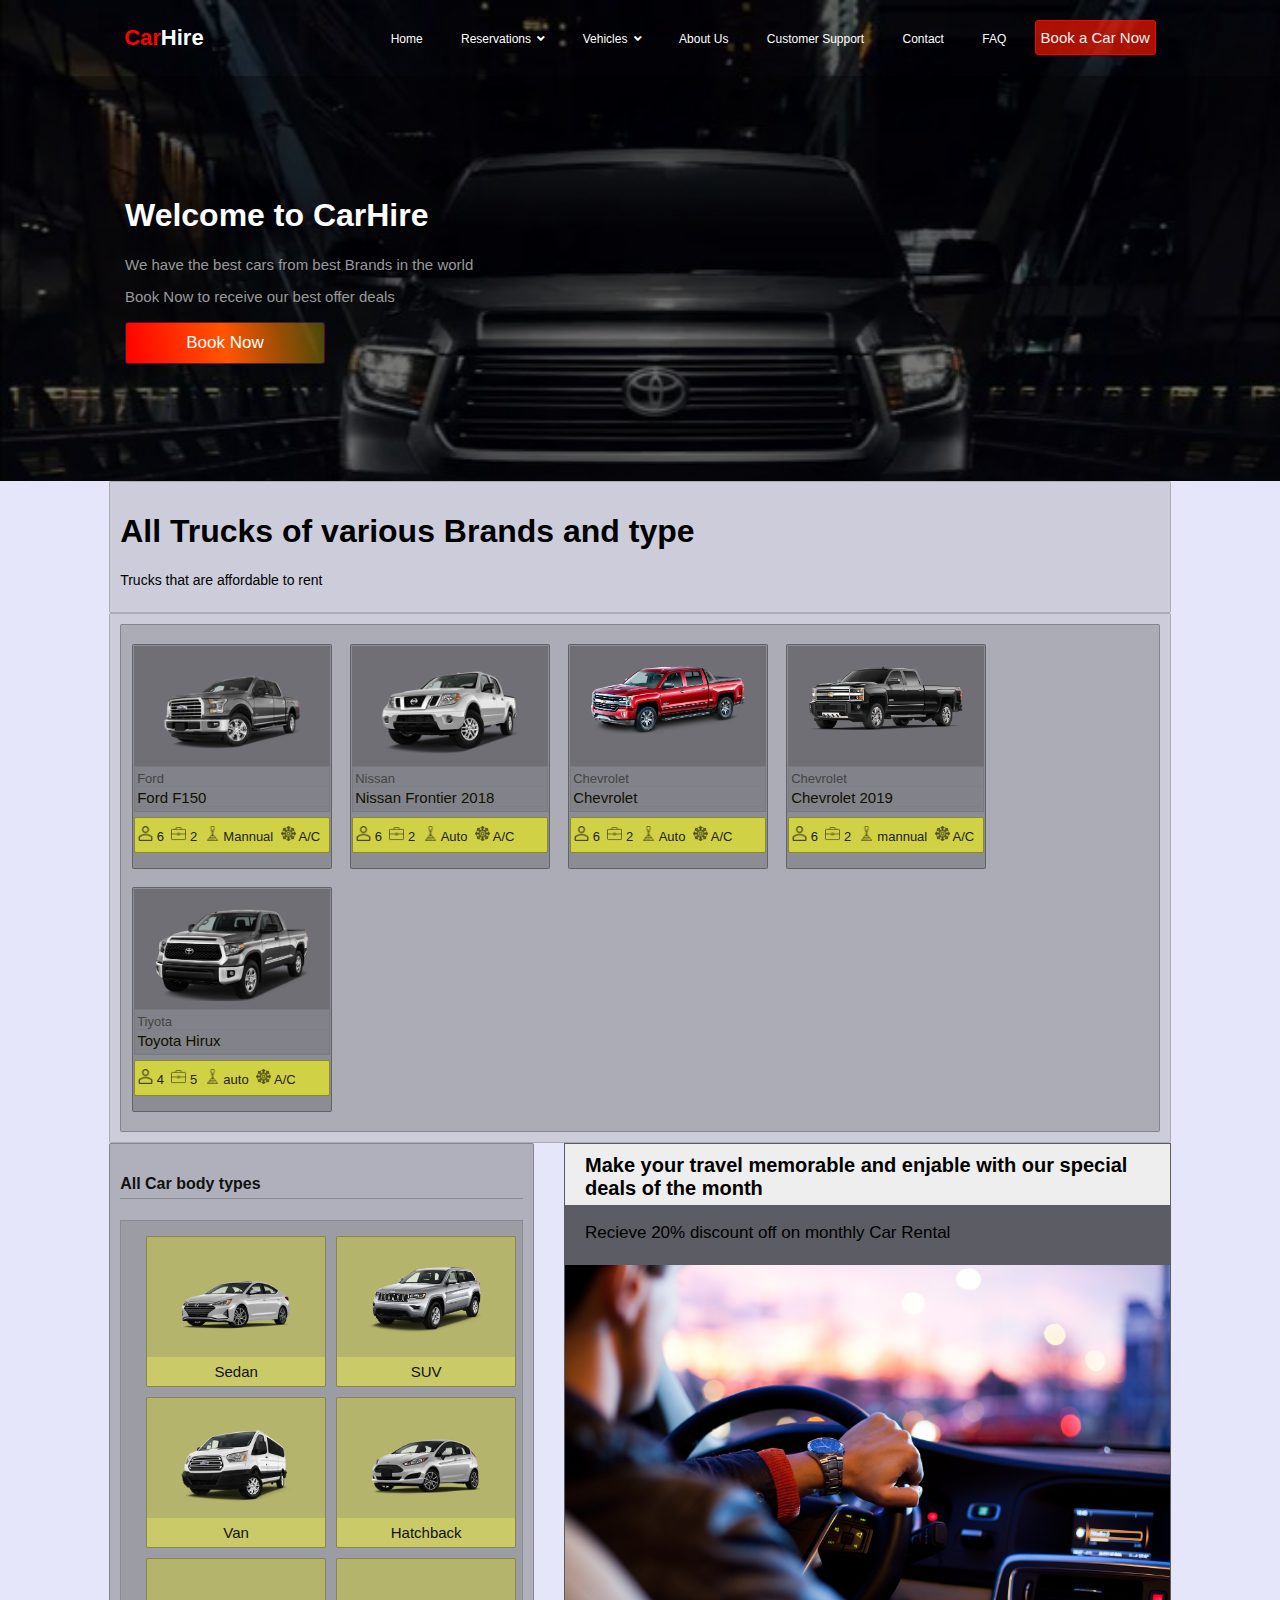
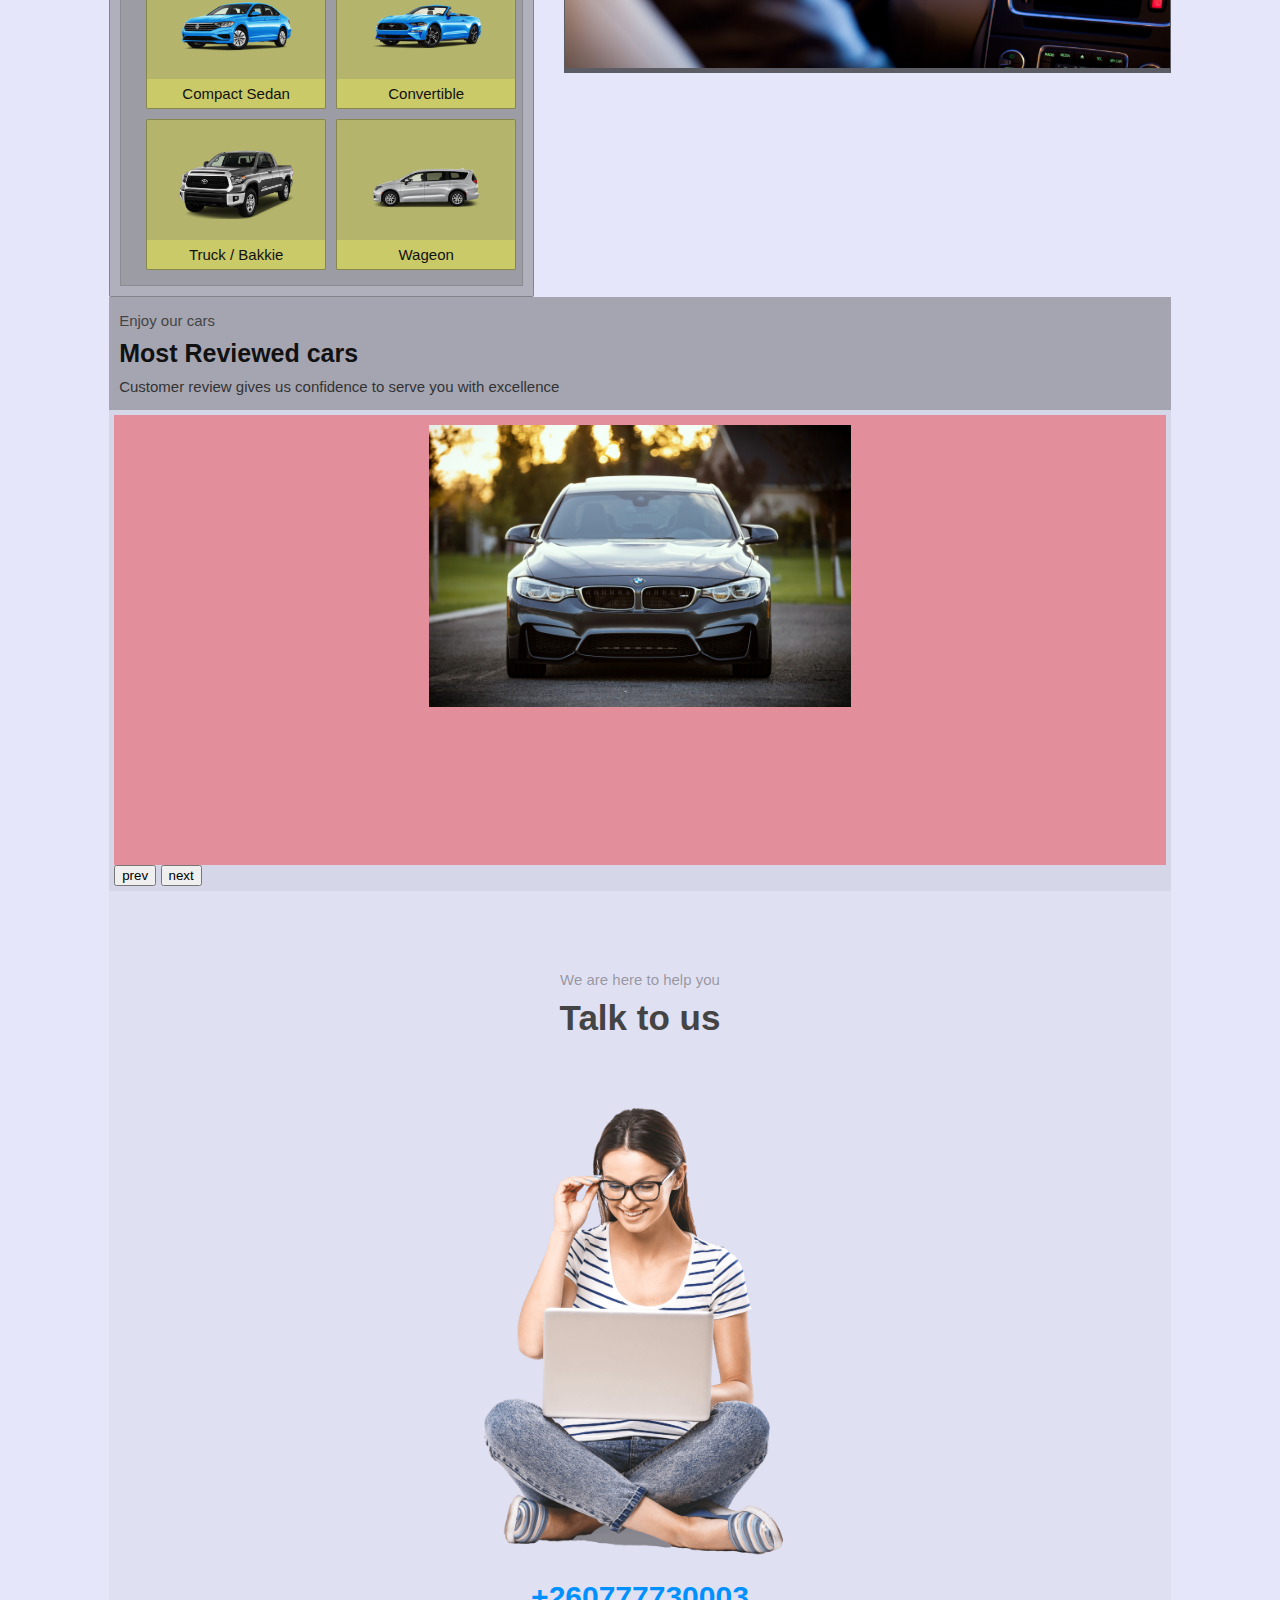
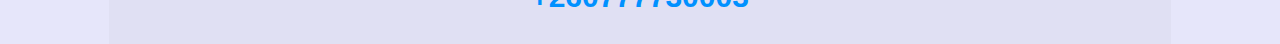
<file: truck.html>
<!DOCTYPE html>
<html>
<head>
	<title>Trucks</title>
	<meta charset="utf-8">
	<meta name="viewport" content="width=device-width, initial-scale=1.0" />
	<link rel="stylesheet" type="text/css" href="css/fontawesome/css/all.css">
	<link rel="stylesheet" type="text/css" href="css/bootstrap-grid.min.css" />
	<link rel="stylesheet" type="text/css" href="css/truck.css">
</head>
<body>
    <nav role="navigation">
    <div class="row">
      <div class="col-md-1"></div>
        <div class="col-md-10">
          <ul id="nav-bar">
             <li><a href="index.html" id="logo"><span style="color: red;">Car</span>Hire</a></li>
            <div id="nav-bar-content">
             <li><a href="index.html">Home</a></li>
             <li  id="reservation"><a href="#">Reservations <i class="fas fa-angle-down"></i></a>
                <ul id="reserv_nav">
                  <li><a href="#">Book a Vehicle</a></li>
                  <li><a href="#">Rent a vehicle</a></li>
                  <li><a href="#">View / modify / cancel a Reservation</a></li>
                </ul>
             </li>
             <li id="vehicles"><a href="all_vehicles.html">Vehicles <i class="fas fa-angle-down"></i></a>
              <ul id="vehicle_nav">
                <li><a href="all_vehicles.html">All Vehicles</a></li>
                <li><a href="all_cars.html">Cars</a></li><!-- Cars- is the combination of Sedans, Compact Sedans, Coupes
                hatchbacks convertibles, wagens -->
                <li><a href="suvs.html">SUVs</a></li>
                <li><a href="van.html">Van</a></li>
                <li><a href="truck.html">Track / Bakkie</a></li>
              </ul>
             </li>
             <li><a href="about.html">About Us</a></li>
             <li><a href="#">Customer Support</a></li>
             <li><a href="contact.html">Contact</a></li>
             <li><a href="#">FAQ</a></li>
             <li id="book_btn">Book a Car Now</li>
           </div>
          </ul>
        </div>
       <div class="col-md-1"></div>
    </div>
  </nav>

  <section>
  	<div id="truck_header_wrapper">
  	<div class="row">
  		<div class="col-md-12">
  		 <div class="truck_header">
	  		  <h1>Welcome to CarHire</h1>
	  		  <p>We have the best cars from best Brands in the world</p>
	  		  <p>Book Now to receive our best offer deals</p>
	  		  <p id="truck_book_btn">Book Now</p>
  		</div>
  	</div>
  	</div>
  </div>
  </section>

  <section>
  	<div class="row">
  		<div class="col-md-1"></div>
  		<div class="col-md-10">
  			<div class="all_truck_heading">
  			    <h1>All Trucks of various Brands and type</h1>
            <p>Trucks that are affordable to rent</p>
  		   </div>
  		 <div class="all_truck_wrapper">
  		 	<div class="all_truck_container">
          <a href="#" title="More details">
  		 	   <div class="all_truck">
  		 		  <div class="all_truck_img">
  		 			<img src="img/2017-ford-f-150-xl-regular-cab-truck-grey_featured.png">
  		 		 </div>
  		 		 <div class="truck_name_and_brand">
  		 			<p>Ford</p>
  		 			<p id="truck_name">Ford F150</p>
  		 		</div>
  		 		<div class="truck_nav">
  		 			<p><img src="icon/profile.png"> 6</p>
  		 			<p><img src="icon/bag.png"> 2</p>
  		 			<p><img src="icon/shifter.png"> Mannual</p>
  		 			<p><img src="icon/freezer.png"> A/C</p>
  		 		</div>
  		 	</div>
        </a>
        <!-- ============loop =========== -->

        <a href="#">
           <div class="all_truck">
            <div class="all_truck_img">
            <img src="img/2018-nissan-frontier-sv-crew-pick-up-silver_featured.png">
           </div>
           <div class="truck_name_and_brand">
            <p>Nissan</p>
            <p id="truck_name">Nissan Frontier 2018</p>
          </div>
          <div class="truck_nav">
            <p><img src="icon/profile.png"> 6</p>
            <p><img src="icon/bag.png"> 2</p>
            <p><img src="icon/shifter.png"> Auto</p>
            <p><img src="icon/freezer.png"> A/C</p>
          </div>
        </div>
        </a>
        <!-- ============loop =========== -->
        <a href="#">
           <div class="all_truck">
            <div class="all_truck_img">
            <img src="img/kindpng_1252328.png">
           </div>
           <div class="truck_name_and_brand">
            <p>Chevrolet</p>
            <p id="truck_name">Chevrolet</p>
          </div>
          <div class="truck_nav">
            <p><img src="icon/profile.png"> 6</p>
            <p><img src="icon/bag.png"> 2</p>
            <p><img src="icon/shifter.png"> Auto</p>
            <p><img src="icon/freezer.png"> A/C</p>
          </div>
        </div>
        </a>
        <!-- ============loop =========== -->
        <a href="#">
           <div class="all_truck">
            <div class="all_truck_img">
            <img src="img/kindpng_2996900.png">
           </div>
           <div class="truck_name_and_brand">
            <p>Chevrolet</p>
            <p id="truck_name">Chevrolet 2019</p>
          </div>
          <div class="truck_nav">
            <p><img src="icon/profile.png"> 6</p>
            <p><img src="icon/bag.png"> 2</p>
            <p><img src="icon/shifter.png"> mannual</p>
            <p><img src="icon/freezer.png"> A/C</p>
          </div>
        </div>
        </a>
        <!-- ============loop =========== -->
        <a href="#">
           <div class="all_truck">
            <div class="all_truck_img">
            <img src="img/kindpng_t.png">
           </div>
           <div class="truck_name_and_brand">
            <p>Tiyota</p>
            <p id="truck_name">Toyota Hirux</p>
          </div>
          <div class="truck_nav">
            <p><img src="icon/profile.png"> 4</p>
            <p><img src="icon/bag.png"> 5</p>
            <p><img src="icon/shifter.png"> auto</p>
            <p><img src="icon/freezer.png"> A/C</p>
          </div>
        </div>
        </a>
        <!-- ============loop =========== -->

  		 	</div>
  		 </div>
      </div>
  		<div class="col-md-1"></div>
  	</div>
  </section>

  <section>
  	<div class="row">
  		<div class="col-md-1"></div>
  		<div class="col-md-10">
  		  <div class="row">
  		  	<div class="col-md-5">
            <div class="car_body_type">

  		  	      <h4>All Car body types</h4>

              <div class="car_body_content">
                <a href="#">
                <div class="car_body">
                  <div class="car_body_img">
                    <img src="img/2019-hyundai-elantra-ltd-sedan-silver_featured.png">
                  </div>
                     <p>Sedan</p>
                </div>
                </a>
                <!-- ============ loop ======== -->
                <a href="#">
                <div class="car_body">
                  <div class="car_body_img">
                    <img src="img/jeep.png">
                  </div>
                     <p>SUV</p>
                </div>
              </a>
                <!-- ============ loop ======== -->
                <a href="#">
                <div class="car_body">
                  <div class="car_body_img">
                    <img src="img/2019-ford-transit-350-xlt-low-roof-60-40-pass-148wb-passenger-van-white_featured.png">
                  </div>
                     <p>Van</p>
                </div>
              </a>
                <!-- ============ loop ======== -->
                <a href="#">
                <div class="car_body">
                  <div class="car_body_img">
                    <img src="img/2019-ford-fiesta-se-5door-2wd-hatchback-silver_featured.png">
                  </div>
                     <p>Hatchback</p>
                </div>
              </a>
                <!-- ============ loop ======== -->
                <a href="#">
                <div class="car_body">
                  <div class="car_body_img">
                    <img src="img/2019-volkswagen-jetta-s-sedan-blue_featured.png">
                  </div>
                     <p>Compact Sedan</p>
                </div>
              </a>
                <!-- ============ loop ======== -->
                <a href="#">
                <div class="car_body">
                  <div class="car_body_img">
                    <img src="img/2019-ford-mustang-ecoboost-convertible-blue_featured.png">
                  </div>
                     <p>Convertible</p>
                </div>
              </a>
                <!-- ============ loop ======== -->
                <a href="#">
                <div class="car_body">
                  <div class="car_body_img">
                    <img src="img/kindpng_t.png">
                  </div>
                     <p>Truck / Bakkie</p>
                </div>
              </a>
                <!-- ============ loop ======== -->
                <a href="#">
                <div class="car_body">
                  <div class="car_body_img">
                    <img src="img/2019-chrysler-pacifica-lx-minivan-silver.png">
                  </div>
                     <p>Wageon</p>
                </div>
              </a>
                <!-- ============ loop ======== -->
              </div>
           </div>

  		  </div>
  		  <div class="col-md-7">
              <div class="deal">
        		  	<h5>Make your travel memorable and enjable with our special deals of the month</h5>
                <p>Recieve 20% discount off on monthly Car Rental</p>
                <img src="img/car.jpg">
            </div>
  		    </div>
  		   </div>
  		 </div>
  		<div class="col-md-1"></div>
  	</div>
  </section>

  <section>
  	<div class="row">
  		<div class="col-md-1"></div>
  		<div class="col-md-10">
        <div class="car_carousel_header">
      			<p>Enjoy our cars</p>
            <h5>Most Reviewed cars</h5>
            <h6>Customer review gives us confidence to serve you with excellence</h6>
        </div>

        <div class="car_carousel_content">
          <div class="car_carousel">
            <img src="img/bmw-918408_1920.jpg" id="slider">
          </div>
          <button onclick="prev()">prev</button>
          <button onclick="next()">next</button>
        </div>

  		</div>
  		<div class="col-md-1"></div>
  	</div>
  </section>

  <section>
  	<div class="row">
  		<div class="col-md-1"></div>
  		<div class="col-md-10">
        <div class="talk">
          <div class="talk_header">
            <p>We are here to help you</p>
      			<h6>Talk to us</h6>
         </div>
         <div class="talk_content">
             <img src="img/cw.png">
             <p>+260777730003</p>
          </div>
  		  </div>
      </div>
  		<div class="col-md-1"></div>
  	</div>
  </section>

  <script type="text/javascript">
    function para() {
    const parallax = document.getElementById('truck_header_wrapper');
    window.onscroll = function() {
      let offset = window.pageYOffset;
      parallax.style.backgroundPositionY = offset * 0.7 + "px";
    }
  }

  para();

  </script>

  <!-- ============ Carousel ============== -->
  <script type="text/javascript">
    var images = [
      "img/auto-2179220_1920.jpg",
      "img/car.jpg",
      "img/building.jpg",
    ];

    var num = 0;
    function next() {
      var slider = document.getElementById("slider");
      num++;
      if (num >= images.length) {
        num = 0;
      }
      slider.src = images[num];
    }

    function prev() {
      var slider = document.getElementById("slider");
      num--;
      if (num < 0) {
        num = images.length-1;
      }
      slider.src = images[num];
    }
  </script>
</body>
</html>
</file>
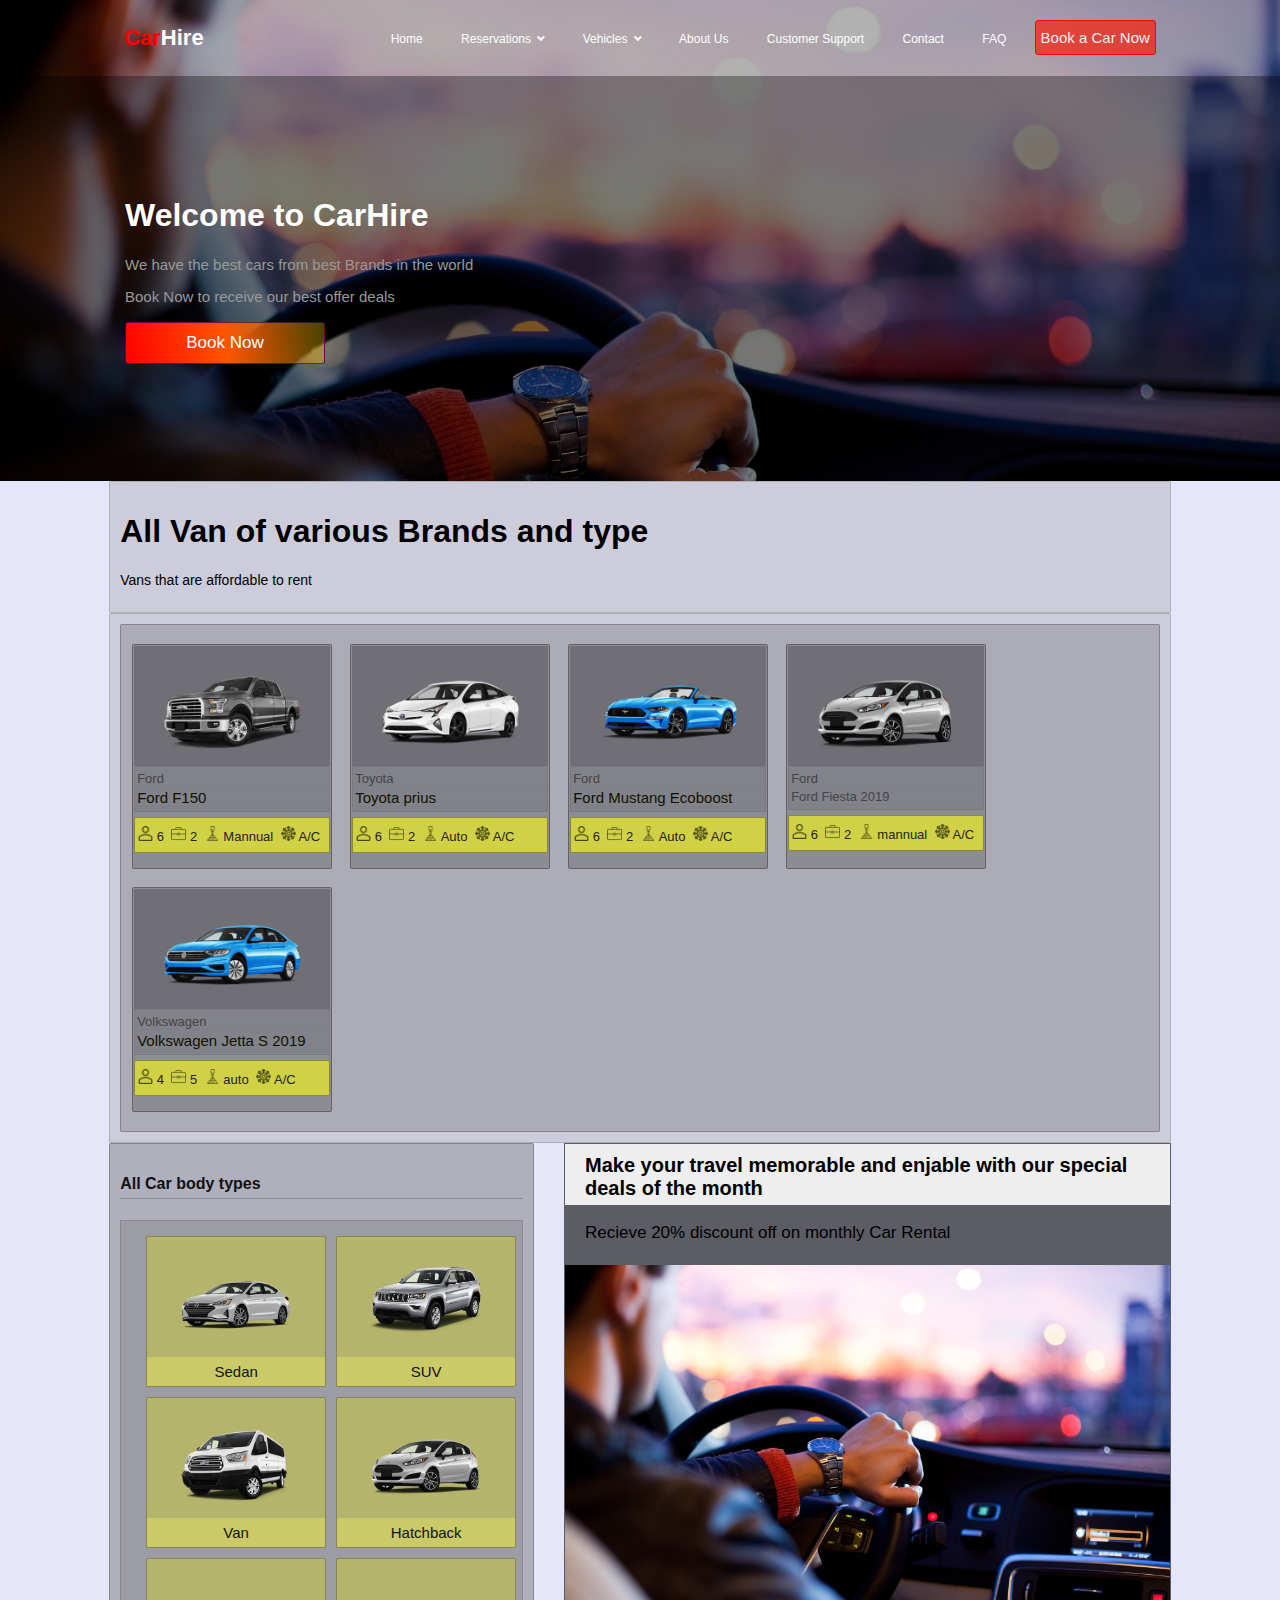
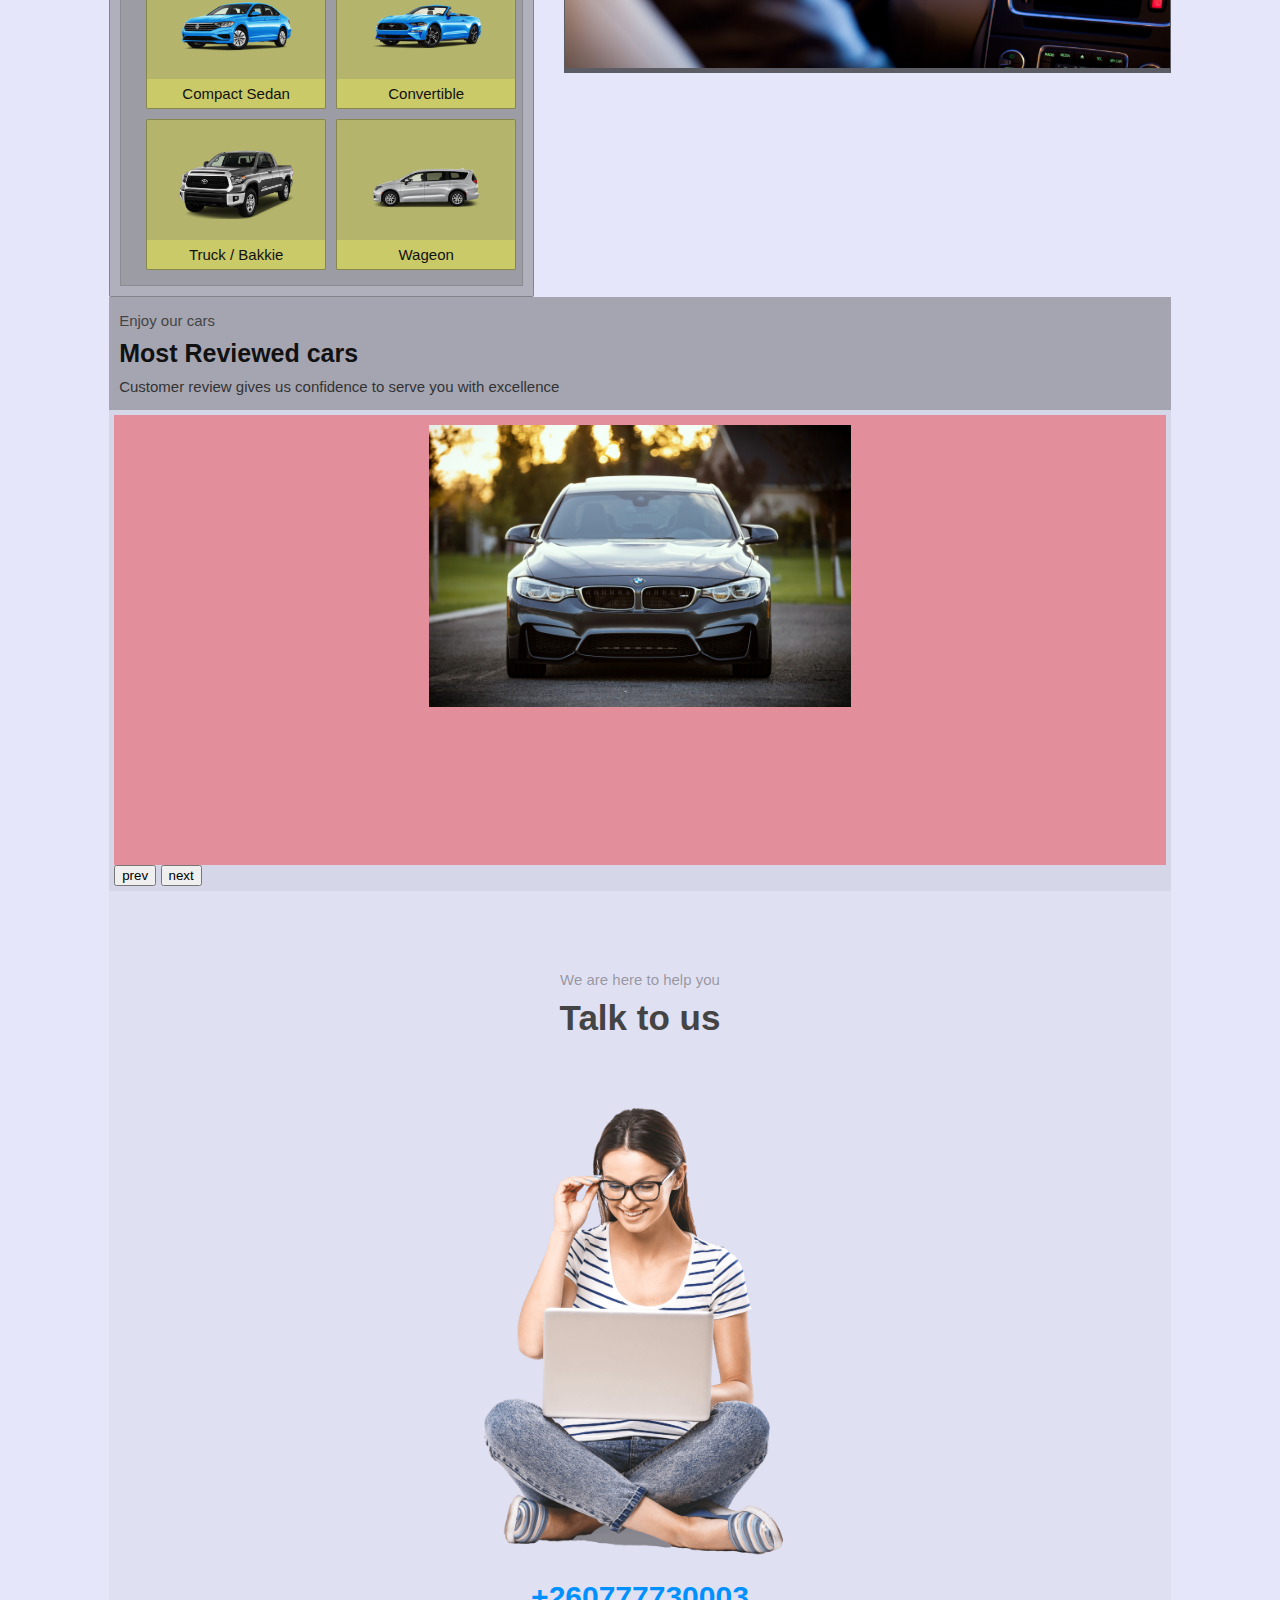
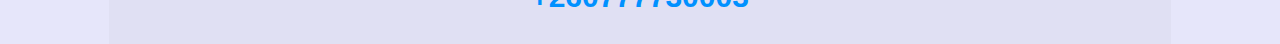
<file: van.html>
<!DOCTYPE html>
<html>
<head>
	<title>Van</title>
	<meta charset="utf-8">
	<meta name="viewport" content="width=device-width, initial-scale=1.0" />
	<link rel="stylesheet" type="text/css" href="css/fontawesome/css/all.css">
	<link rel="stylesheet" type="text/css" href="css/bootstrap-grid.min.css" />
	<link rel="stylesheet" type="text/css" href="css/van.css">
</head>
<body>
    <nav role="navigation">
    <div class="row">
      <div class="col-md-1"></div>
        <div class="col-md-10">
          <ul id="nav-bar">
             <li><a href="index.html" id="logo"><span style="color: red;">Car</span>Hire</a></li>
            <div id="nav-bar-content">
             <li><a href="index.html">Home</a></li>
             <li  id="reservation"><a href="#">Reservations <i class="fas fa-angle-down"></i></a>
                <ul id="reserv_nav">
                  <li><a href="#">Book a Vehicle</a></li>
                  <li><a href="#">Rent a vehicle</a></li>
                  <li><a href="#">View / modify / cancel a Reservation</a></li>
                </ul>
             </li>
             <li id="vehicles"><a href="all_vehicles.html">Vehicles <i class="fas fa-angle-down"></i></a>
              <ul id="vehicle_nav">
                <li><a href="all_vehicles.html">All Vehicles</a></li>
                <li><a href="all_cars.html">Cars</a></li><!-- Cars- is the combination of Sedans, Compact Sedans, Coupes
                hatchbacks convertibles, wagens -->
                <li><a href="suvs.html">SUVs</a></li>
                <li><a href="van.html">Van</a></li>
                <li><a href="truck.html">Track / Bakkie</a></li>
              </ul>
             </li>
             <li><a href="about.html">About Us</a></li>
             <li><a href="#">Customer Support</a></li>
             <li><a href="contact.html">Contact</a></li>
             <li><a href="#">FAQ</a></li>
             <li id="book_btn">Book a Car Now</li>
           </div>
          </ul>
        </div>
       <div class="col-md-1"></div>
    </div>
  </nav>

  <section>
  	<div id="van_header_wrapper">
  	<div class="row">
  		<div class="col-md-12">
  		 <div class="van_header">
	  		  <h1>Welcome to CarHire</h1>
	  		  <p>We have the best cars from best Brands in the world</p>
	  		  <p>Book Now to receive our best offer deals</p>
	  		  <p id="van_book_btn">Book Now</p>
  		</div>
  	</div>
  	</div>
  </div>
  </section>

  <section>
  	<div class="row">
  		<div class="col-md-1"></div>
  		<div class="col-md-10">
  			<div class="all_van_heading">
  			    <h1>All Van of various Brands and type</h1>
            <p>Vans that are affordable to rent</p>
  		   </div>
  		 <div class="all_van_wrapper">
  		 	<div class="all_van_container">
          <a href="#" title="More details">
  		 	   <div class="all_van">
  		 		  <div class="all_van_img">
  		 			<img src="img/2017-ford-f-150-xl-regular-cab-truck-grey_featured.png">
  		 		 </div>
  		 		 <div class="van_name_and_brand">
  		 			<p>Ford</p>
  		 			<p id="van_name">Ford F150</p>
  		 		</div>
  		 		<div class="van_nav">
  		 			<p><img src="icon/profile.png"> 6</p>
  		 			<p><img src="icon/bag.png"> 2</p>
  		 			<p><img src="icon/shifter.png"> Mannual</p>
  		 			<p><img src="icon/freezer.png"> A/C</p>
  		 		</div>
  		 	</div>
        </a>
        <!-- ============loop =========== -->

        <a href="#">
           <div class="all_van">
            <div class="all_van_img">
            <img src="img/2018-toyota-prius-lounge-5door-2wd-hatchback-white_featured.png">
           </div>
           <div class="van_name_and_brand">
            <p>Toyota</p>
            <p id="van_name">Toyota prius</p>
          </div>
          <div class="van_nav">
            <p><img src="icon/profile.png"> 6</p>
            <p><img src="icon/bag.png"> 2</p>
            <p><img src="icon/shifter.png"> Auto</p>
            <p><img src="icon/freezer.png"> A/C</p>
          </div>
        </div>
        </a>
        <!-- ============loop =========== -->
        <a href="#">
           <div class="all_van">
            <div class="all_van_img">
            <img src="img/2019-ford-mustang-ecoboost-convertible-blue_featured.png">
           </div>
           <div class="van_name_and_brand">
            <p>Ford</p>
            <p id="van_name">Ford Mustang Ecoboost</p>
          </div>
          <div class="van_nav">
            <p><img src="icon/profile.png"> 6</p>
            <p><img src="icon/bag.png"> 2</p>
            <p><img src="icon/shifter.png"> Auto</p>
            <p><img src="icon/freezer.png"> A/C</p>
          </div>
        </div>
        </a>
        <!-- ============loop =========== -->
        <a href="#">
           <div class="all_van">
            <div class="all_van_img">
            <img src="img/2019-ford-fiesta-se-5door-2wd-hatchback-silver_featured.png">
           </div>
           <div class="van_name_and_brand">
            <p>Ford</p>
            <p id="suv_name">Ford Fiesta 2019</p>
          </div>
          <div class="van_nav">
            <p><img src="icon/profile.png"> 6</p>
            <p><img src="icon/bag.png"> 2</p>
            <p><img src="icon/shifter.png"> mannual</p>
            <p><img src="icon/freezer.png"> A/C</p>
          </div>
        </div>
        </a>
        <!-- ============loop =========== -->
        <a href="#">
           <div class="all_van">
            <div class="all_van_img">
            <img src="img/2019-volkswagen-jetta-s-sedan-blue_featured.png">
           </div>
           <div class="van_name_and_brand">
            <p>Volkswagen</p>
            <p id="van_name">Volkswagen Jetta S 2019</p>
          </div>
          <div class="van_nav">
            <p><img src="icon/profile.png"> 4</p>
            <p><img src="icon/bag.png"> 5</p>
            <p><img src="icon/shifter.png"> auto</p>
            <p><img src="icon/freezer.png"> A/C</p>
          </div>
        </div>
        </a>
        <!-- ============loop =========== -->

  		 	</div>
  		 </div>
      </div>
  		<div class="col-md-1"></div>
  	</div>
  </section>

  <section>
  	<div class="row">
  		<div class="col-md-1"></div>
  		<div class="col-md-10">
  		  <div class="row">
  		  	<div class="col-md-5">
            <div class="car_body_type">

  		  	      <h4>All Car body types</h4>

              <div class="car_body_content">
                <a href="#">
                <div class="car_body">
                  <div class="car_body_img">
                    <img src="img/2019-hyundai-elantra-ltd-sedan-silver_featured.png">
                  </div>
                     <p>Sedan</p>
                </div>
                </a>
                <!-- ============ loop ======== -->
                <a href="#">
                <div class="car_body">
                  <div class="car_body_img">
                    <img src="img/jeep.png">
                  </div>
                     <p>SUV</p>
                </div>
              </a>
                <!-- ============ loop ======== -->
                <a href="#">
                <div class="car_body">
                  <div class="car_body_img">
                    <img src="img/2019-ford-transit-350-xlt-low-roof-60-40-pass-148wb-passenger-van-white_featured.png">
                  </div>
                     <p>Van</p>
                </div>
              </a>
                <!-- ============ loop ======== -->
                <a href="#">
                <div class="car_body">
                  <div class="car_body_img">
                    <img src="img/2019-ford-fiesta-se-5door-2wd-hatchback-silver_featured.png">
                  </div>
                     <p>Hatchback</p>
                </div>
              </a>
                <!-- ============ loop ======== -->
                <a href="#">
                <div class="car_body">
                  <div class="car_body_img">
                    <img src="img/2019-volkswagen-jetta-s-sedan-blue_featured.png">
                  </div>
                     <p>Compact Sedan</p>
                </div>
              </a>
                <!-- ============ loop ======== -->
                <a href="#">
                <div class="car_body">
                  <div class="car_body_img">
                    <img src="img/2019-ford-mustang-ecoboost-convertible-blue_featured.png">
                  </div>
                     <p>Convertible</p>
                </div>
              </a>
                <!-- ============ loop ======== -->
                <a href="#">
                <div class="car_body">
                  <div class="car_body_img">
                    <img src="img/kindpng_t.png">
                  </div>
                     <p>Truck / Bakkie</p>
                </div>
              </a>
                <!-- ============ loop ======== -->
                <a href="#">
                <div class="car_body">
                  <div class="car_body_img">
                    <img src="img/2019-chrysler-pacifica-lx-minivan-silver.png">
                  </div>
                     <p>Wageon</p>
                </div>
              </a>
                <!-- ============ loop ======== -->
              </div>
           </div>

  		  </div>
  		  <div class="col-md-7">
              <div class="deal">
        		  	<h5>Make your travel memorable and enjable with our special deals of the month</h5>
                <p>Recieve 20% discount off on monthly Car Rental</p>
                <img src="img/car.jpg">
            </div>
  		    </div>
  		   </div>
  		 </div>
  		<div class="col-md-1"></div>
  	</div>
  </section>

  <section>
  	<div class="row">
  		<div class="col-md-1"></div>
  		<div class="col-md-10">
        <div class="car_carousel_header">
      			<p>Enjoy our cars</p>
            <h5>Most Reviewed cars</h5>
            <h6>Customer review gives us confidence to serve you with excellence</h6>
        </div>

        <div class="car_carousel_content">
          <div class="car_carousel">
            <img src="img/bmw-918408_1920.jpg" id="slider">
          </div>
          <button onclick="prev()">prev</button>
          <button onclick="next()">next</button>
        </div>

  		</div>
  		<div class="col-md-1"></div>
  	</div>
  </section>

  <section>
  	<div class="row">
  		<div class="col-md-1"></div>
  		<div class="col-md-10">
        <div class="talk">
          <div class="talk_header">
            <p>We are here to help you</p>
      			<h6>Talk to us</h6>
         </div>
         <div class="talk_content">
             <img src="img/cw.png">
             <p>+260777730003</p>
          </div>
  		  </div>
      </div>
  		<div class="col-md-1"></div>
  	</div>
  </section>

  <script type="text/javascript">
    function para() {
    const parallax = document.getElementById('van_header_wrapper');
    window.onscroll = function() {
      let offset = window.pageYOffset;
      parallax.style.backgroundPositionY = offset * 0.7 + "px";
    }
  }

  para();

  </script>

  <!-- ============ Carousel ============== -->
  <script type="text/javascript">
    var images = [
      "img/auto-2179220_1920.jpg",
      "img/car.jpg",
      "img/building.jpg",
    ];

    var num = 0;
    function next() {
      var slider = document.getElementById("slider");
      num++;
      if (num >= images.length) {
        num = 0;
      }
      slider.src = images[num];
    }

    function prev() {
      var slider = document.getElementById("slider");
      num--;
      if (num < 0) {
        num = images.length-1;
      }
      slider.src = images[num];
    }
  </script>
</body>
</html>
</file>
<file: css/fontawesome/css/all.css>
.fa,
.fas,
.far,
.fal,
.fab {
  -moz-osx-font-smoothing: grayscale;
  -webkit-font-smoothing: antialiased;
  display: inline-block;
  font-style: normal;
  font-variant: normal;
  text-rendering: auto;
  line-height: 1; }

.fa-lg {
  font-size: 1.33333em;
  line-height: 0.75em;
  vertical-align: -.0667em; }

.fa-xs {
  font-size: .75em; }

.fa-sm {
  font-size: .875em; }

.fa-1x {
  font-size: 1em; }

.fa-2x {
  font-size: 2em; }

.fa-3x {
  font-size: 3em; }

.fa-4x {
  font-size: 4em; }

.fa-5x {
  font-size: 5em; }

.fa-6x {
  font-size: 6em; }

.fa-7x {
  font-size: 7em; }

.fa-8x {
  font-size: 8em; }

.fa-9x {
  font-size: 9em; }

.fa-10x {
  font-size: 10em; }

.fa-fw {
  text-align: center;
  width: 1.25em; }

.fa-ul {
  list-style-type: none;
  margin-left: 2.5em;
  padding-left: 0; }
  .fa-ul > li {
    position: relative; }

.fa-li {
  left: -2em;
  position: absolute;
  text-align: center;
  width: 2em;
  line-height: inherit; }

.fa-border {
  border: solid 0.08em #eee;
  border-radius: .1em;
  padding: .2em .25em .15em; }

.fa-pull-left {
  float: left; }

.fa-pull-right {
  float: right; }

.fa.fa-pull-left,
.fas.fa-pull-left,
.far.fa-pull-left,
.fal.fa-pull-left,
.fab.fa-pull-left {
  margin-right: .3em; }

.fa.fa-pull-right,
.fas.fa-pull-right,
.far.fa-pull-right,
.fal.fa-pull-right,
.fab.fa-pull-right {
  margin-left: .3em; }

.fa-spin {
  -webkit-animation: fa-spin 2s infinite linear;
          animation: fa-spin 2s infinite linear; }

.fa-pulse {
  -webkit-animation: fa-spin 1s infinite steps(8);
          animation: fa-spin 1s infinite steps(8); }

@-webkit-keyframes fa-spin {
  0% {
    -webkit-transform: rotate(0deg);
            transform: rotate(0deg); }
  100% {
    -webkit-transform: rotate(360deg);
            transform: rotate(360deg); } }

@keyframes fa-spin {
  0% {
    -webkit-transform: rotate(0deg);
            transform: rotate(0deg); }
  100% {
    -webkit-transform: rotate(360deg);
            transform: rotate(360deg); } }

.fa-rotate-90 {
  -ms-filter: "progid:DXImageTransform.Microsoft.BasicImage(rotation=1)";
  -webkit-transform: rotate(90deg);
          transform: rotate(90deg); }

.fa-rotate-180 {
  -ms-filter: "progid:DXImageTransform.Microsoft.BasicImage(rotation=2)";
  -webkit-transform: rotate(180deg);
          transform: rotate(180deg); }

.fa-rotate-270 {
  -ms-filter: "progid:DXImageTransform.Microsoft.BasicImage(rotation=3)";
  -webkit-transform: rotate(270deg);
          transform: rotate(270deg); }

.fa-flip-horizontal {
  -ms-filter: "progid:DXImageTransform.Microsoft.BasicImage(rotation=0, mirror=1)";
  -webkit-transform: scale(-1, 1);
          transform: scale(-1, 1); }

.fa-flip-vertical {
  -ms-filter: "progid:DXImageTransform.Microsoft.BasicImage(rotation=2, mirror=1)";
  -webkit-transform: scale(1, -1);
          transform: scale(1, -1); }

.fa-flip-both, .fa-flip-horizontal.fa-flip-vertical {
  -ms-filter: "progid:DXImageTransform.Microsoft.BasicImage(rotation=2, mirror=1)";
  -webkit-transform: scale(-1, -1);
          transform: scale(-1, -1); }

:root .fa-rotate-90,
:root .fa-rotate-180,
:root .fa-rotate-270,
:root .fa-flip-horizontal,
:root .fa-flip-vertical,
:root .fa-flip-both {
  -webkit-filter: none;
          filter: none; }

.fa-stack {
  display: inline-block;
  height: 2em;
  line-height: 2em;
  position: relative;
  vertical-align: middle;
  width: 2.5em; }

.fa-stack-1x,
.fa-stack-2x {
  left: 0;
  position: absolute;
  text-align: center;
  width: 100%; }

.fa-stack-1x {
  line-height: inherit; }

.fa-stack-2x {
  font-size: 2em; }

.fa-inverse {
  color: #fff; }

/* Font Awesome uses the Unicode Private Use Area (PUA) to ensure screen
readers do not read off random characters that represent icons */
.fa-500px:before {
  content: "\f26e"; }

.fa-accessible-icon:before {
  content: "\f368"; }

.fa-accusoft:before {
  content: "\f369"; }

.fa-acquisitions-incorporated:before {
  content: "\f6af"; }

.fa-ad:before {
  content: "\f641"; }

.fa-address-book:before {
  content: "\f2b9"; }

.fa-address-card:before {
  content: "\f2bb"; }

.fa-adjust:before {
  content: "\f042"; }

.fa-adn:before {
  content: "\f170"; }

.fa-adobe:before {
  content: "\f778"; }

.fa-adversal:before {
  content: "\f36a"; }

.fa-affiliatetheme:before {
  content: "\f36b"; }

.fa-air-freshener:before {
  content: "\f5d0"; }

.fa-algolia:before {
  content: "\f36c"; }

.fa-align-center:before {
  content: "\f037"; }

.fa-align-justify:before {
  content: "\f039"; }

.fa-align-left:before {
  content: "\f036"; }

.fa-align-right:before {
  content: "\f038"; }

.fa-alipay:before {
  content: "\f642"; }

.fa-allergies:before {
  content: "\f461"; }

.fa-amazon:before {
  content: "\f270"; }

.fa-amazon-pay:before {
  content: "\f42c"; }

.fa-ambulance:before {
  content: "\f0f9"; }

.fa-american-sign-language-interpreting:before {
  content: "\f2a3"; }

.fa-amilia:before {
  content: "\f36d"; }

.fa-anchor:before {
  content: "\f13d"; }

.fa-android:before {
  content: "\f17b"; }

.fa-angellist:before {
  content: "\f209"; }

.fa-angle-double-down:before {
  content: "\f103"; }

.fa-angle-double-left:before {
  content: "\f100"; }

.fa-angle-double-right:before {
  content: "\f101"; }

.fa-angle-double-up:before {
  content: "\f102"; }

.fa-angle-down:before {
  content: "\f107"; }

.fa-angle-left:before {
  content: "\f104"; }

.fa-angle-right:before {
  content: "\f105"; }

.fa-angle-up:before {
  content: "\f106"; }

.fa-angry:before {
  content: "\f556"; }

.fa-angrycreative:before {
  content: "\f36e"; }

.fa-angular:before {
  content: "\f420"; }

.fa-ankh:before {
  content: "\f644"; }

.fa-app-store:before {
  content: "\f36f"; }

.fa-app-store-ios:before {
  content: "\f370"; }

.fa-apper:before {
  content: "\f371"; }

.fa-apple:before {
  content: "\f179"; }

.fa-apple-alt:before {
  content: "\f5d1"; }

.fa-apple-pay:before {
  content: "\f415"; }

.fa-archive:before {
  content: "\f187"; }

.fa-archway:before {
  content: "\f557"; }

.fa-arrow-alt-circle-down:before {
  content: "\f358"; }

.fa-arrow-alt-circle-left:before {
  content: "\f359"; }

.fa-arrow-alt-circle-right:before {
  content: "\f35a"; }

.fa-arrow-alt-circle-up:before {
  content: "\f35b"; }

.fa-arrow-circle-down:before {
  content: "\f0ab"; }

.fa-arrow-circle-left:before {
  content: "\f0a8"; }

.fa-arrow-circle-right:before {
  content: "\f0a9"; }

.fa-arrow-circle-up:before {
  content: "\f0aa"; }

.fa-arrow-down:before {
  content: "\f063"; }

.fa-arrow-left:before {
  content: "\f060"; }

.fa-arrow-right:before {
  content: "\f061"; }

.fa-arrow-up:before {
  content: "\f062"; }

.fa-arrows-alt:before {
  content: "\f0b2"; }

.fa-arrows-alt-h:before {
  content: "\f337"; }

.fa-arrows-alt-v:before {
  content: "\f338"; }

.fa-artstation:before {
  content: "\f77a"; }

.fa-assistive-listening-systems:before {
  content: "\f2a2"; }

.fa-asterisk:before {
  content: "\f069"; }

.fa-asymmetrik:before {
  content: "\f372"; }

.fa-at:before {
  content: "\f1fa"; }

.fa-atlas:before {
  content: "\f558"; }

.fa-atlassian:before {
  content: "\f77b"; }

.fa-atom:before {
  content: "\f5d2"; }

.fa-audible:before {
  content: "\f373"; }

.fa-audio-description:before {
  content: "\f29e"; }

.fa-autoprefixer:before {
  content: "\f41c"; }

.fa-avianex:before {
  content: "\f374"; }

.fa-aviato:before {
  content: "\f421"; }

.fa-award:before {
  content: "\f559"; }

.fa-aws:before {
  content: "\f375"; }

.fa-baby:before {
  content: "\f77c"; }

.fa-baby-carriage:before {
  content: "\f77d"; }

.fa-backspace:before {
  content: "\f55a"; }

.fa-backward:before {
  content: "\f04a"; }

.fa-bacon:before {
  content: "\f7e5"; }

.fa-balance-scale:before {
  content: "\f24e"; }

.fa-ban:before {
  content: "\f05e"; }

.fa-band-aid:before {
  content: "\f462"; }

.fa-bandcamp:before {
  content: "\f2d5"; }

.fa-barcode:before {
  content: "\f02a"; }

.fa-bars:before {
  content: "\f0c9"; }

.fa-baseball-ball:before {
  content: "\f433"; }

.fa-basketball-ball:before {
  content: "\f434"; }

.fa-bath:before {
  content: "\f2cd"; }

.fa-battery-empty:before {
  content: "\f244"; }

.fa-battery-full:before {
  content: "\f240"; }

.fa-battery-half:before {
  content: "\f242"; }

.fa-battery-quarter:before {
  content: "\f243"; }

.fa-battery-three-quarters:before {
  content: "\f241"; }

.fa-bed:before {
  content: "\f236"; }

.fa-beer:before {
  content: "\f0fc"; }

.fa-behance:before {
  content: "\f1b4"; }

.fa-behance-square:before {
  content: "\f1b5"; }

.fa-bell:before {
  content: "\f0f3"; }

.fa-bell-slash:before {
  content: "\f1f6"; }

.fa-bezier-curve:before {
  content: "\f55b"; }

.fa-bible:before {
  content: "\f647"; }

.fa-bicycle:before {
  content: "\f206"; }

.fa-bimobject:before {
  content: "\f378"; }

.fa-binoculars:before {
  content: "\f1e5"; }

.fa-biohazard:before {
  content: "\f780"; }

.fa-birthday-cake:before {
  content: "\f1fd"; }

.fa-bitbucket:before {
  content: "\f171"; }

.fa-bitcoin:before {
  content: "\f379"; }

.fa-bity:before {
  content: "\f37a"; }

.fa-black-tie:before {
  content: "\f27e"; }

.fa-blackberry:before {
  content: "\f37b"; }

.fa-blender:before {
  content: "\f517"; }

.fa-blender-phone:before {
  content: "\f6b6"; }

.fa-blind:before {
  content: "\f29d"; }

.fa-blog:before {
  content: "\f781"; }

.fa-blogger:before {
  content: "\f37c"; }

.fa-blogger-b:before {
  content: "\f37d"; }

.fa-bluetooth:before {
  content: "\f293"; }

.fa-bluetooth-b:before {
  content: "\f294"; }

.fa-bold:before {
  content: "\f032"; }

.fa-bolt:before {
  content: "\f0e7"; }

.fa-bomb:before {
  content: "\f1e2"; }

.fa-bone:before {
  content: "\f5d7"; }

.fa-bong:before {
  content: "\f55c"; }

.fa-book:before {
  content: "\f02d"; }

.fa-book-dead:before {
  content: "\f6b7"; }

.fa-book-medical:before {
  content: "\f7e6"; }

.fa-book-open:before {
  content: "\f518"; }

.fa-book-reader:before {
  content: "\f5da"; }

.fa-bookmark:before {
  content: "\f02e"; }

.fa-bowling-ball:before {
  content: "\f436"; }

.fa-box:before {
  content: "\f466"; }

.fa-box-open:before {
  content: "\f49e"; }

.fa-boxes:before {
  content: "\f468"; }

.fa-braille:before {
  content: "\f2a1"; }

.fa-brain:before {
  content: "\f5dc"; }

.fa-bread-slice:before {
  content: "\f7ec"; }

.fa-briefcase:before {
  content: "\f0b1"; }

.fa-briefcase-medical:before {
  content: "\f469"; }

.fa-broadcast-tower:before {
  content: "\f519"; }

.fa-broom:before {
  content: "\f51a"; }

.fa-brush:before {
  content: "\f55d"; }

.fa-btc:before {
  content: "\f15a"; }

.fa-bug:before {
  content: "\f188"; }

.fa-building:before {
  content: "\f1ad"; }

.fa-bullhorn:before {
  content: "\f0a1"; }

.fa-bullseye:before {
  content: "\f140"; }

.fa-burn:before {
  content: "\f46a"; }

.fa-buromobelexperte:before {
  content: "\f37f"; }

.fa-bus:before {
  content: "\f207"; }

.fa-bus-alt:before {
  content: "\f55e"; }

.fa-business-time:before {
  content: "\f64a"; }

.fa-buysellads:before {
  content: "\f20d"; }

.fa-calculator:before {
  content: "\f1ec"; }

.fa-calendar:before {
  content: "\f133"; }

.fa-calendar-alt:before {
  content: "\f073"; }

.fa-calendar-check:before {
  content: "\f274"; }

.fa-calendar-day:before {
  content: "\f783"; }

.fa-calendar-minus:before {
  content: "\f272"; }

.fa-calendar-plus:before {
  content: "\f271"; }

.fa-calendar-times:before {
  content: "\f273"; }

.fa-calendar-week:before {
  content: "\f784"; }

.fa-camera:before {
  content: "\f030"; }

.fa-camera-retro:before {
  content: "\f083"; }

.fa-campground:before {
  content: "\f6bb"; }

.fa-canadian-maple-leaf:before {
  content: "\f785"; }

.fa-candy-cane:before {
  content: "\f786"; }

.fa-cannabis:before {
  content: "\f55f"; }

.fa-capsules:before {
  content: "\f46b"; }

.fa-car:before {
  content: "\f1b9"; }

.fa-car-alt:before {
  content: "\f5de"; }

.fa-car-battery:before {
  content: "\f5df"; }

.fa-car-crash:before {
  content: "\f5e1"; }

.fa-car-side:before {
  content: "\f5e4"; }

.fa-caret-down:before {
  content: "\f0d7"; }

.fa-caret-left:before {
  content: "\f0d9"; }

.fa-caret-right:before {
  content: "\f0da"; }

.fa-caret-square-down:before {
  content: "\f150"; }

.fa-caret-square-left:before {
  content: "\f191"; }

.fa-caret-square-right:before {
  content: "\f152"; }

.fa-caret-square-up:before {
  content: "\f151"; }

.fa-caret-up:before {
  content: "\f0d8"; }

.fa-carrot:before {
  content: "\f787"; }

.fa-cart-arrow-down:before {
  content: "\f218"; }

.fa-cart-plus:before {
  content: "\f217"; }

.fa-cash-register:before {
  content: "\f788"; }

.fa-cat:before {
  content: "\f6be"; }

.fa-cc-amazon-pay:before {
  content: "\f42d"; }

.fa-cc-amex:before {
  content: "\f1f3"; }

.fa-cc-apple-pay:before {
  content: "\f416"; }

.fa-cc-diners-club:before {
  content: "\f24c"; }

.fa-cc-discover:before {
  content: "\f1f2"; }

.fa-cc-jcb:before {
  content: "\f24b"; }

.fa-cc-mastercard:before {
  content: "\f1f1"; }

.fa-cc-paypal:before {
  content: "\f1f4"; }

.fa-cc-stripe:before {
  content: "\f1f5"; }

.fa-cc-visa:before {
  content: "\f1f0"; }

.fa-centercode:before {
  content: "\f380"; }

.fa-centos:before {
  content: "\f789"; }

.fa-certificate:before {
  content: "\f0a3"; }

.fa-chair:before {
  content: "\f6c0"; }

.fa-chalkboard:before {
  content: "\f51b"; }

.fa-chalkboard-teacher:before {
  content: "\f51c"; }

.fa-charging-station:before {
  content: "\f5e7"; }

.fa-chart-area:before {
  content: "\f1fe"; }

.fa-chart-bar:before {
  content: "\f080"; }

.fa-chart-line:before {
  content: "\f201"; }

.fa-chart-pie:before {
  content: "\f200"; }

.fa-check:before {
  content: "\f00c"; }

.fa-check-circle:before {
  content: "\f058"; }

.fa-check-double:before {
  content: "\f560"; }

.fa-check-square:before {
  content: "\f14a"; }

.fa-cheese:before {
  content: "\f7ef"; }

.fa-chess:before {
  content: "\f439"; }

.fa-chess-bishop:before {
  content: "\f43a"; }

.fa-chess-board:before {
  content: "\f43c"; }

.fa-chess-king:before {
  content: "\f43f"; }

.fa-chess-knight:before {
  content: "\f441"; }

.fa-chess-pawn:before {
  content: "\f443"; }

.fa-chess-queen:before {
  content: "\f445"; }

.fa-chess-rook:before {
  content: "\f447"; }

.fa-chevron-circle-down:before {
  content: "\f13a"; }

.fa-chevron-circle-left:before {
  content: "\f137"; }

.fa-chevron-circle-right:before {
  content: "\f138"; }

.fa-chevron-circle-up:before {
  content: "\f139"; }

.fa-chevron-down:before {
  content: "\f078"; }

.fa-chevron-left:before {
  content: "\f053"; }

.fa-chevron-right:before {
  content: "\f054"; }

.fa-chevron-up:before {
  content: "\f077"; }

.fa-child:before {
  content: "\f1ae"; }

.fa-chrome:before {
  content: "\f268"; }

.fa-church:before {
  content: "\f51d"; }

.fa-circle:before {
  content: "\f111"; }

.fa-circle-notch:before {
  content: "\f1ce"; }

.fa-city:before {
  content: "\f64f"; }

.fa-clinic-medical:before {
  content: "\f7f2"; }

.fa-clipboard:before {
  content: "\f328"; }

.fa-clipboard-check:before {
  content: "\f46c"; }

.fa-clipboard-list:before {
  content: "\f46d"; }

.fa-clock:before {
  content: "\f017"; }

.fa-clone:before {
  content: "\f24d"; }

.fa-closed-captioning:before {
  content: "\f20a"; }

.fa-cloud:before {
  content: "\f0c2"; }

.fa-cloud-download-alt:before {
  content: "\f381"; }

.fa-cloud-meatball:before {
  content: "\f73b"; }

.fa-cloud-moon:before {
  content: "\f6c3"; }

.fa-cloud-moon-rain:before {
  content: "\f73c"; }

.fa-cloud-rain:before {
  content: "\f73d"; }

.fa-cloud-showers-heavy:before {
  content: "\f740"; }

.fa-cloud-sun:before {
  content: "\f6c4"; }

.fa-cloud-sun-rain:before {
  content: "\f743"; }

.fa-cloud-upload-alt:before {
  content: "\f382"; }

.fa-cloudscale:before {
  content: "\f383"; }

.fa-cloudsmith:before {
  content: "\f384"; }

.fa-cloudversify:before {
  content: "\f385"; }

.fa-cocktail:before {
  content: "\f561"; }

.fa-code:before {
  content: "\f121"; }

.fa-code-branch:before {
  content: "\f126"; }

.fa-codepen:before {
  content: "\f1cb"; }

.fa-codiepie:before {
  content: "\f284"; }

.fa-coffee:before {
  content: "\f0f4"; }

.fa-cog:before {
  content: "\f013"; }

.fa-cogs:before {
  content: "\f085"; }

.fa-coins:before {
  content: "\f51e"; }

.fa-columns:before {
  content: "\f0db"; }

.fa-comment:before {
  content: "\f075"; }

.fa-comment-alt:before {
  content: "\f27a"; }

.fa-comment-dollar:before {
  content: "\f651"; }

.fa-comment-dots:before {
  content: "\f4ad"; }

.fa-comment-medical:before {
  content: "\f7f5"; }

.fa-comment-slash:before {
  content: "\f4b3"; }

.fa-comments:before {
  content: "\f086"; }

.fa-comments-dollar:before {
  content: "\f653"; }

.fa-compact-disc:before {
  content: "\f51f"; }

.fa-compass:before {
  content: "\f14e"; }

.fa-compress:before {
  content: "\f066"; }

.fa-compress-arrows-alt:before {
  content: "\f78c"; }

.fa-concierge-bell:before {
  content: "\f562"; }

.fa-confluence:before {
  content: "\f78d"; }

.fa-connectdevelop:before {
  content: "\f20e"; }

.fa-contao:before {
  content: "\f26d"; }

.fa-cookie:before {
  content: "\f563"; }

.fa-cookie-bite:before {
  content: "\f564"; }

.fa-copy:before {
  content: "\f0c5"; }

.fa-copyright:before {
  content: "\f1f9"; }

.fa-couch:before {
  content: "\f4b8"; }

.fa-cpanel:before {
  content: "\f388"; }

.fa-creative-commons:before {
  content: "\f25e"; }

.fa-creative-commons-by:before {
  content: "\f4e7"; }

.fa-creative-commons-nc:before {
  content: "\f4e8"; }

.fa-creative-commons-nc-eu:before {
  content: "\f4e9"; }

.fa-creative-commons-nc-jp:before {
  content: "\f4ea"; }

.fa-creative-commons-nd:before {
  content: "\f4eb"; }

.fa-creative-commons-pd:before {
  content: "\f4ec"; }

.fa-creative-commons-pd-alt:before {
  content: "\f4ed"; }

.fa-creative-commons-remix:before {
  content: "\f4ee"; }

.fa-creative-commons-sa:before {
  content: "\f4ef"; }

.fa-creative-commons-sampling:before {
  content: "\f4f0"; }

.fa-creative-commons-sampling-plus:before {
  content: "\f4f1"; }

.fa-creative-commons-share:before {
  content: "\f4f2"; }

.fa-creative-commons-zero:before {
  content: "\f4f3"; }

.fa-credit-card:before {
  content: "\f09d"; }

.fa-critical-role:before {
  content: "\f6c9"; }

.fa-crop:before {
  content: "\f125"; }

.fa-crop-alt:before {
  content: "\f565"; }

.fa-cross:before {
  content: "\f654"; }

.fa-crosshairs:before {
  content: "\f05b"; }

.fa-crow:before {
  content: "\f520"; }

.fa-crown:before {
  content: "\f521"; }

.fa-crutch:before {
  content: "\f7f7"; }

.fa-css3:before {
  content: "\f13c"; }

.fa-css3-alt:before {
  content: "\f38b"; }

.fa-cube:before {
  content: "\f1b2"; }

.fa-cubes:before {
  content: "\f1b3"; }

.fa-cut:before {
  content: "\f0c4"; }

.fa-cuttlefish:before {
  content: "\f38c"; }

.fa-d-and-d:before {
  content: "\f38d"; }

.fa-d-and-d-beyond:before {
  content: "\f6ca"; }

.fa-dashcube:before {
  content: "\f210"; }

.fa-database:before {
  content: "\f1c0"; }

.fa-deaf:before {
  content: "\f2a4"; }

.fa-delicious:before {
  content: "\f1a5"; }

.fa-democrat:before {
  content: "\f747"; }

.fa-deploydog:before {
  content: "\f38e"; }

.fa-deskpro:before {
  content: "\f38f"; }

.fa-desktop:before {
  content: "\f108"; }

.fa-dev:before {
  content: "\f6cc"; }

.fa-deviantart:before {
  content: "\f1bd"; }

.fa-dharmachakra:before {
  content: "\f655"; }

.fa-dhl:before {
  content: "\f790"; }

.fa-diagnoses:before {
  content: "\f470"; }

.fa-diaspora:before {
  content: "\f791"; }

.fa-dice:before {
  content: "\f522"; }

.fa-dice-d20:before {
  content: "\f6cf"; }

.fa-dice-d6:before {
  content: "\f6d1"; }

.fa-dice-five:before {
  content: "\f523"; }

.fa-dice-four:before {
  content: "\f524"; }

.fa-dice-one:before {
  content: "\f525"; }

.fa-dice-six:before {
  content: "\f526"; }

.fa-dice-three:before {
  content: "\f527"; }

.fa-dice-two:before {
  content: "\f528"; }

.fa-digg:before {
  content: "\f1a6"; }

.fa-digital-ocean:before {
  content: "\f391"; }

.fa-digital-tachograph:before {
  content: "\f566"; }

.fa-directions:before {
  content: "\f5eb"; }

.fa-discord:before {
  content: "\f392"; }

.fa-discourse:before {
  content: "\f393"; }

.fa-divide:before {
  content: "\f529"; }

.fa-dizzy:before {
  content: "\f567"; }

.fa-dna:before {
  content: "\f471"; }

.fa-dochub:before {
  content: "\f394"; }

.fa-docker:before {
  content: "\f395"; }

.fa-dog:before {
  content: "\f6d3"; }

.fa-dollar-sign:before {
  content: "\f155"; }

.fa-dolly:before {
  content: "\f472"; }

.fa-dolly-flatbed:before {
  content: "\f474"; }

.fa-donate:before {
  content: "\f4b9"; }

.fa-door-closed:before {
  content: "\f52a"; }

.fa-door-open:before {
  content: "\f52b"; }

.fa-dot-circle:before {
  content: "\f192"; }

.fa-dove:before {
  content: "\f4ba"; }

.fa-download:before {
  content: "\f019"; }

.fa-draft2digital:before {
  content: "\f396"; }

.fa-drafting-compass:before {
  content: "\f568"; }

.fa-dragon:before {
  content: "\f6d5"; }

.fa-draw-polygon:before {
  content: "\f5ee"; }

.fa-dribbble:before {
  content: "\f17d"; }

.fa-dribbble-square:before {
  content: "\f397"; }

.fa-dropbox:before {
  content: "\f16b"; }

.fa-drum:before {
  content: "\f569"; }

.fa-drum-steelpan:before {
  content: "\f56a"; }

.fa-drumstick-bite:before {
  content: "\f6d7"; }

.fa-drupal:before {
  content: "\f1a9"; }

.fa-dumbbell:before {
  content: "\f44b"; }

.fa-dumpster:before {
  content: "\f793"; }

.fa-dumpster-fire:before {
  content: "\f794"; }

.fa-dungeon:before {
  content: "\f6d9"; }

.fa-dyalog:before {
  content: "\f399"; }

.fa-earlybirds:before {
  content: "\f39a"; }

.fa-ebay:before {
  content: "\f4f4"; }

.fa-edge:before {
  content: "\f282"; }

.fa-edit:before {
  content: "\f044"; }

.fa-egg:before {
  content: "\f7fb"; }

.fa-eject:before {
  content: "\f052"; }

.fa-elementor:before {
  content: "\f430"; }

.fa-ellipsis-h:before {
  content: "\f141"; }

.fa-ellipsis-v:before {
  content: "\f142"; }

.fa-ello:before {
  content: "\f5f1"; }

.fa-ember:before {
  content: "\f423"; }

.fa-empire:before {
  content: "\f1d1"; }

.fa-envelope:before {
  content: "\f0e0"; }

.fa-envelope-open:before {
  content: "\f2b6"; }

.fa-envelope-open-text:before {
  content: "\f658"; }

.fa-envelope-square:before {
  content: "\f199"; }

.fa-envira:before {
  content: "\f299"; }

.fa-equals:before {
  content: "\f52c"; }

.fa-eraser:before {
  content: "\f12d"; }

.fa-erlang:before {
  content: "\f39d"; }

.fa-ethereum:before {
  content: "\f42e"; }

.fa-ethernet:before {
  content: "\f796"; }

.fa-etsy:before {
  content: "\f2d7"; }

.fa-euro-sign:before {
  content: "\f153"; }

.fa-exchange-alt:before {
  content: "\f362"; }

.fa-exclamation:before {
  content: "\f12a"; }

.fa-exclamation-circle:before {
  content: "\f06a"; }

.fa-exclamation-triangle:before {
  content: "\f071"; }

.fa-expand:before {
  content: "\f065"; }

.fa-expand-arrows-alt:before {
  content: "\f31e"; }

.fa-expeditedssl:before {
  content: "\f23e"; }

.fa-external-link-alt:before {
  content: "\f35d"; }

.fa-external-link-square-alt:before {
  content: "\f360"; }

.fa-eye:before {
  content: "\f06e"; }

.fa-eye-dropper:before {
  content: "\f1fb"; }

.fa-eye-slash:before {
  content: "\f070"; }

.fa-facebook:before {
  content: "\f09a"; }

.fa-facebook-f:before {
  content: "\f39e"; }

.fa-facebook-messenger:before {
  content: "\f39f"; }

.fa-facebook-square:before {
  content: "\f082"; }

.fa-fantasy-flight-games:before {
  content: "\f6dc"; }

.fa-fast-backward:before {
  content: "\f049"; }

.fa-fast-forward:before {
  content: "\f050"; }

.fa-fax:before {
  content: "\f1ac"; }

.fa-feather:before {
  content: "\f52d"; }

.fa-feather-alt:before {
  content: "\f56b"; }

.fa-fedex:before {
  content: "\f797"; }

.fa-fedora:before {
  content: "\f798"; }

.fa-female:before {
  content: "\f182"; }

.fa-fighter-jet:before {
  content: "\f0fb"; }

.fa-figma:before {
  content: "\f799"; }

.fa-file:before {
  content: "\f15b"; }

.fa-file-alt:before {
  content: "\f15c"; }

.fa-file-archive:before {
  content: "\f1c6"; }

.fa-file-audio:before {
  content: "\f1c7"; }

.fa-file-code:before {
  content: "\f1c9"; }

.fa-file-contract:before {
  content: "\f56c"; }

.fa-file-csv:before {
  content: "\f6dd"; }

.fa-file-download:before {
  content: "\f56d"; }

.fa-file-excel:before {
  content: "\f1c3"; }

.fa-file-export:before {
  content: "\f56e"; }

.fa-file-image:before {
  content: "\f1c5"; }

.fa-file-import:before {
  content: "\f56f"; }

.fa-file-invoice:before {
  content: "\f570"; }

.fa-file-invoice-dollar:before {
  content: "\f571"; }

.fa-file-medical:before {
  content: "\f477"; }

.fa-file-medical-alt:before {
  content: "\f478"; }

.fa-file-pdf:before {
  content: "\f1c1"; }

.fa-file-powerpoint:before {
  content: "\f1c4"; }

.fa-file-prescription:before {
  content: "\f572"; }

.fa-file-signature:before {
  content: "\f573"; }

.fa-file-upload:before {
  content: "\f574"; }

.fa-file-video:before {
  content: "\f1c8"; }

.fa-file-word:before {
  content: "\f1c2"; }

.fa-fill:before {
  content: "\f575"; }

.fa-fill-drip:before {
  content: "\f576"; }

.fa-film:before {
  content: "\f008"; }

.fa-filter:before {
  content: "\f0b0"; }

.fa-fingerprint:before {
  content: "\f577"; }

.fa-fire:before {
  content: "\f06d"; }

.fa-fire-alt:before {
  content: "\f7e4"; }

.fa-fire-extinguisher:before {
  content: "\f134"; }

.fa-firefox:before {
  content: "\f269"; }

.fa-first-aid:before {
  content: "\f479"; }

.fa-first-order:before {
  content: "\f2b0"; }

.fa-first-order-alt:before {
  content: "\f50a"; }

.fa-firstdraft:before {
  content: "\f3a1"; }

.fa-fish:before {
  content: "\f578"; }

.fa-fist-raised:before {
  content: "\f6de"; }

.fa-flag:before {
  content: "\f024"; }

.fa-flag-checkered:before {
  content: "\f11e"; }

.fa-flag-usa:before {
  content: "\f74d"; }

.fa-flask:before {
  content: "\f0c3"; }

.fa-flickr:before {
  content: "\f16e"; }

.fa-flipboard:before {
  content: "\f44d"; }

.fa-flushed:before {
  content: "\f579"; }

.fa-fly:before {
  content: "\f417"; }

.fa-folder:before {
  content: "\f07b"; }

.fa-folder-minus:before {
  content: "\f65d"; }

.fa-folder-open:before {
  content: "\f07c"; }

.fa-folder-plus:before {
  content: "\f65e"; }

.fa-font:before {
  content: "\f031"; }

.fa-font-awesome:before {
  content: "\f2b4"; }

.fa-font-awesome-alt:before {
  content: "\f35c"; }

.fa-font-awesome-flag:before {
  content: "\f425"; }

.fa-font-awesome-logo-full:before {
  content: "\f4e6"; }

.fa-fonticons:before {
  content: "\f280"; }

.fa-fonticons-fi:before {
  content: "\f3a2"; }

.fa-football-ball:before {
  content: "\f44e"; }

.fa-fort-awesome:before {
  content: "\f286"; }

.fa-fort-awesome-alt:before {
  content: "\f3a3"; }

.fa-forumbee:before {
  content: "\f211"; }

.fa-forward:before {
  content: "\f04e"; }

.fa-foursquare:before {
  content: "\f180"; }

.fa-free-code-camp:before {
  content: "\f2c5"; }

.fa-freebsd:before {
  content: "\f3a4"; }

.fa-frog:before {
  content: "\f52e"; }

.fa-frown:before {
  content: "\f119"; }

.fa-frown-open:before {
  content: "\f57a"; }

.fa-fulcrum:before {
  content: "\f50b"; }

.fa-funnel-dollar:before {
  content: "\f662"; }

.fa-futbol:before {
  content: "\f1e3"; }

.fa-galactic-republic:before {
  content: "\f50c"; }

.fa-galactic-senate:before {
  content: "\f50d"; }

.fa-gamepad:before {
  content: "\f11b"; }

.fa-gas-pump:before {
  content: "\f52f"; }

.fa-gavel:before {
  content: "\f0e3"; }

.fa-gem:before {
  content: "\f3a5"; }

.fa-genderless:before {
  content: "\f22d"; }

.fa-get-pocket:before {
  content: "\f265"; }

.fa-gg:before {
  content: "\f260"; }

.fa-gg-circle:before {
  content: "\f261"; }

.fa-ghost:before {
  content: "\f6e2"; }

.fa-gift:before {
  content: "\f06b"; }

.fa-gifts:before {
  content: "\f79c"; }

.fa-git:before {
  content: "\f1d3"; }

.fa-git-square:before {
  content: "\f1d2"; }

.fa-github:before {
  content: "\f09b"; }

.fa-github-alt:before {
  content: "\f113"; }

.fa-github-square:before {
  content: "\f092"; }

.fa-gitkraken:before {
  content: "\f3a6"; }

.fa-gitlab:before {
  content: "\f296"; }

.fa-gitter:before {
  content: "\f426"; }

.fa-glass-cheers:before {
  content: "\f79f"; }

.fa-glass-martini:before {
  content: "\f000"; }

.fa-glass-martini-alt:before {
  content: "\f57b"; }

.fa-glass-whiskey:before {
  content: "\f7a0"; }

.fa-glasses:before {
  content: "\f530"; }

.fa-glide:before {
  content: "\f2a5"; }

.fa-glide-g:before {
  content: "\f2a6"; }

.fa-globe:before {
  content: "\f0ac"; }

.fa-globe-africa:before {
  content: "\f57c"; }

.fa-globe-americas:before {
  content: "\f57d"; }

.fa-globe-asia:before {
  content: "\f57e"; }

.fa-globe-europe:before {
  content: "\f7a2"; }

.fa-gofore:before {
  content: "\f3a7"; }

.fa-golf-ball:before {
  content: "\f450"; }

.fa-goodreads:before {
  content: "\f3a8"; }

.fa-goodreads-g:before {
  content: "\f3a9"; }

.fa-google:before {
  content: "\f1a0"; }

.fa-google-drive:before {
  content: "\f3aa"; }

.fa-google-play:before {
  content: "\f3ab"; }

.fa-google-plus:before {
  content: "\f2b3"; }

.fa-google-plus-g:before {
  content: "\f0d5"; }

.fa-google-plus-square:before {
  content: "\f0d4"; }

.fa-google-wallet:before {
  content: "\f1ee"; }

.fa-gopuram:before {
  content: "\f664"; }

.fa-graduation-cap:before {
  content: "\f19d"; }

.fa-gratipay:before {
  content: "\f184"; }

.fa-grav:before {
  content: "\f2d6"; }

.fa-greater-than:before {
  content: "\f531"; }

.fa-greater-than-equal:before {
  content: "\f532"; }

.fa-grimace:before {
  content: "\f57f"; }

.fa-grin:before {
  content: "\f580"; }

.fa-grin-alt:before {
  content: "\f581"; }

.fa-grin-beam:before {
  content: "\f582"; }

.fa-grin-beam-sweat:before {
  content: "\f583"; }

.fa-grin-hearts:before {
  content: "\f584"; }

.fa-grin-squint:before {
  content: "\f585"; }

.fa-grin-squint-tears:before {
  content: "\f586"; }

.fa-grin-stars:before {
  content: "\f587"; }

.fa-grin-tears:before {
  content: "\f588"; }

.fa-grin-tongue:before {
  content: "\f589"; }

.fa-grin-tongue-squint:before {
  content: "\f58a"; }

.fa-grin-tongue-wink:before {
  content: "\f58b"; }

.fa-grin-wink:before {
  content: "\f58c"; }

.fa-grip-horizontal:before {
  content: "\f58d"; }

.fa-grip-lines:before {
  content: "\f7a4"; }

.fa-grip-lines-vertical:before {
  content: "\f7a5"; }

.fa-grip-vertical:before {
  content: "\f58e"; }

.fa-gripfire:before {
  content: "\f3ac"; }

.fa-grunt:before {
  content: "\f3ad"; }

.fa-guitar:before {
  content: "\f7a6"; }

.fa-gulp:before {
  content: "\f3ae"; }

.fa-h-square:before {
  content: "\f0fd"; }

.fa-hacker-news:before {
  content: "\f1d4"; }

.fa-hacker-news-square:before {
  content: "\f3af"; }

.fa-hackerrank:before {
  content: "\f5f7"; }

.fa-hamburger:before {
  content: "\f805"; }

.fa-hammer:before {
  content: "\f6e3"; }

.fa-hamsa:before {
  content: "\f665"; }

.fa-hand-holding:before {
  content: "\f4bd"; }

.fa-hand-holding-heart:before {
  content: "\f4be"; }

.fa-hand-holding-usd:before {
  content: "\f4c0"; }

.fa-hand-lizard:before {
  content: "\f258"; }

.fa-hand-middle-finger:before {
  content: "\f806"; }

.fa-hand-paper:before {
  content: "\f256"; }

.fa-hand-peace:before {
  content: "\f25b"; }

.fa-hand-point-down:before {
  content: "\f0a7"; }

.fa-hand-point-left:before {
  content: "\f0a5"; }

.fa-hand-point-right:before {
  content: "\f0a4"; }

.fa-hand-point-up:before {
  content: "\f0a6"; }

.fa-hand-pointer:before {
  content: "\f25a"; }

.fa-hand-rock:before {
  content: "\f255"; }

.fa-hand-scissors:before {
  content: "\f257"; }

.fa-hand-spock:before {
  content: "\f259"; }

.fa-hands:before {
  content: "\f4c2"; }

.fa-hands-helping:before {
  content: "\f4c4"; }

.fa-handshake:before {
  content: "\f2b5"; }

.fa-hanukiah:before {
  content: "\f6e6"; }

.fa-hard-hat:before {
  content: "\f807"; }

.fa-hashtag:before {
  content: "\f292"; }

.fa-hat-wizard:before {
  content: "\f6e8"; }

.fa-haykal:before {
  content: "\f666"; }

.fa-hdd:before {
  content: "\f0a0"; }

.fa-heading:before {
  content: "\f1dc"; }

.fa-headphones:before {
  content: "\f025"; }

.fa-headphones-alt:before {
  content: "\f58f"; }

.fa-headset:before {
  content: "\f590"; }

.fa-heart:before {
  content: "\f004"; }

.fa-heart-broken:before {
  content: "\f7a9"; }

.fa-heartbeat:before {
  content: "\f21e"; }

.fa-helicopter:before {
  content: "\f533"; }

.fa-highlighter:before {
  content: "\f591"; }

.fa-hiking:before {
  content: "\f6ec"; }

.fa-hippo:before {
  content: "\f6ed"; }

.fa-hips:before {
  content: "\f452"; }

.fa-hire-a-helper:before {
  content: "\f3b0"; }

.fa-history:before {
  content: "\f1da"; }

.fa-hockey-puck:before {
  content: "\f453"; }

.fa-holly-berry:before {
  content: "\f7aa"; }

.fa-home:before {
  content: "\f015"; }

.fa-hooli:before {
  content: "\f427"; }

.fa-hornbill:before {
  content: "\f592"; }

.fa-horse:before {
  content: "\f6f0"; }

.fa-horse-head:before {
  content: "\f7ab"; }

.fa-hospital:before {
  content: "\f0f8"; }

.fa-hospital-alt:before {
  content: "\f47d"; }

.fa-hospital-symbol:before {
  content: "\f47e"; }

.fa-hot-tub:before {
  content: "\f593"; }

.fa-hotdog:before {
  content: "\f80f"; }

.fa-hotel:before {
  content: "\f594"; }

.fa-hotjar:before {
  content: "\f3b1"; }

.fa-hourglass:before {
  content: "\f254"; }

.fa-hourglass-end:before {
  content: "\f253"; }

.fa-hourglass-half:before {
  content: "\f252"; }

.fa-hourglass-start:before {
  content: "\f251"; }

.fa-house-damage:before {
  content: "\f6f1"; }

.fa-houzz:before {
  content: "\f27c"; }

.fa-hryvnia:before {
  content: "\f6f2"; }

.fa-html5:before {
  content: "\f13b"; }

.fa-hubspot:before {
  content: "\f3b2"; }

.fa-i-cursor:before {
  content: "\f246"; }

.fa-ice-cream:before {
  content: "\f810"; }

.fa-icicles:before {
  content: "\f7ad"; }

.fa-id-badge:before {
  content: "\f2c1"; }

.fa-id-card:before {
  content: "\f2c2"; }

.fa-id-card-alt:before {
  content: "\f47f"; }

.fa-igloo:before {
  content: "\f7ae"; }

.fa-image:before {
  content: "\f03e"; }

.fa-images:before {
  content: "\f302"; }

.fa-imdb:before {
  content: "\f2d8"; }

.fa-inbox:before {
  content: "\f01c"; }

.fa-indent:before {
  content: "\f03c"; }

.fa-industry:before {
  content: "\f275"; }

.fa-infinity:before {
  content: "\f534"; }

.fa-info:before {
  content: "\f129"; }

.fa-info-circle:before {
  content: "\f05a"; }

.fa-instagram:before {
  content: "\f16d"; }

.fa-intercom:before {
  content: "\f7af"; }

.fa-internet-explorer:before {
  content: "\f26b"; }

.fa-invision:before {
  content: "\f7b0"; }

.fa-ioxhost:before {
  content: "\f208"; }

.fa-italic:before {
  content: "\f033"; }

.fa-itunes:before {
  content: "\f3b4"; }

.fa-itunes-note:before {
  content: "\f3b5"; }

.fa-java:before {
  content: "\f4e4"; }

.fa-jedi:before {
  content: "\f669"; }

.fa-jedi-order:before {
  content: "\f50e"; }

.fa-jenkins:before {
  content: "\f3b6"; }

.fa-jira:before {
  content: "\f7b1"; }

.fa-joget:before {
  content: "\f3b7"; }

.fa-joint:before {
  content: "\f595"; }

.fa-joomla:before {
  content: "\f1aa"; }

.fa-journal-whills:before {
  content: "\f66a"; }

.fa-js:before {
  content: "\f3b8"; }

.fa-js-square:before {
  content: "\f3b9"; }

.fa-jsfiddle:before {
  content: "\f1cc"; }

.fa-kaaba:before {
  content: "\f66b"; }

.fa-kaggle:before {
  content: "\f5fa"; }

.fa-key:before {
  content: "\f084"; }

.fa-keybase:before {
  content: "\f4f5"; }

.fa-keyboard:before {
  content: "\f11c"; }

.fa-keycdn:before {
  content: "\f3ba"; }

.fa-khanda:before {
  content: "\f66d"; }

.fa-kickstarter:before {
  content: "\f3bb"; }

.fa-kickstarter-k:before {
  content: "\f3bc"; }

.fa-kiss:before {
  content: "\f596"; }

.fa-kiss-beam:before {
  content: "\f597"; }

.fa-kiss-wink-heart:before {
  content: "\f598"; }

.fa-kiwi-bird:before {
  content: "\f535"; }

.fa-korvue:before {
  content: "\f42f"; }

.fa-landmark:before {
  content: "\f66f"; }

.fa-language:before {
  content: "\f1ab"; }

.fa-laptop:before {
  content: "\f109"; }

.fa-laptop-code:before {
  content: "\f5fc"; }

.fa-laptop-medical:before {
  content: "\f812"; }

.fa-laravel:before {
  content: "\f3bd"; }

.fa-lastfm:before {
  content: "\f202"; }

.fa-lastfm-square:before {
  content: "\f203"; }

.fa-laugh:before {
  content: "\f599"; }

.fa-laugh-beam:before {
  content: "\f59a"; }

.fa-laugh-squint:before {
  content: "\f59b"; }

.fa-laugh-wink:before {
  content: "\f59c"; }

.fa-layer-group:before {
  content: "\f5fd"; }

.fa-leaf:before {
  content: "\f06c"; }

.fa-leanpub:before {
  content: "\f212"; }

.fa-lemon:before {
  content: "\f094"; }

.fa-less:before {
  content: "\f41d"; }

.fa-less-than:before {
  content: "\f536"; }

.fa-less-than-equal:before {
  content: "\f537"; }

.fa-level-down-alt:before {
  content: "\f3be"; }

.fa-level-up-alt:before {
  content: "\f3bf"; }

.fa-life-ring:before {
  content: "\f1cd"; }

.fa-lightbulb:before {
  content: "\f0eb"; }

.fa-line:before {
  content: "\f3c0"; }

.fa-link:before {
  content: "\f0c1"; }

.fa-linkedin:before {
  content: "\f08c"; }

.fa-linkedin-in:before {
  content: "\f0e1"; }

.fa-linode:before {
  content: "\f2b8"; }

.fa-linux:before {
  content: "\f17c"; }

.fa-lira-sign:before {
  content: "\f195"; }

.fa-list:before {
  content: "\f03a"; }

.fa-list-alt:before {
  content: "\f022"; }

.fa-list-ol:before {
  content: "\f0cb"; }

.fa-list-ul:before {
  content: "\f0ca"; }

.fa-location-arrow:before {
  content: "\f124"; }

.fa-lock:before {
  content: "\f023"; }

.fa-lock-open:before {
  content: "\f3c1"; }

.fa-long-arrow-alt-down:before {
  content: "\f309"; }

.fa-long-arrow-alt-left:before {
  content: "\f30a"; }

.fa-long-arrow-alt-right:before {
  content: "\f30b"; }

.fa-long-arrow-alt-up:before {
  content: "\f30c"; }

.fa-low-vision:before {
  content: "\f2a8"; }

.fa-luggage-cart:before {
  content: "\f59d"; }

.fa-lyft:before {
  content: "\f3c3"; }

.fa-magento:before {
  content: "\f3c4"; }

.fa-magic:before {
  content: "\f0d0"; }

.fa-magnet:before {
  content: "\f076"; }

.fa-mail-bulk:before {
  content: "\f674"; }

.fa-mailchimp:before {
  content: "\f59e"; }

.fa-male:before {
  content: "\f183"; }

.fa-mandalorian:before {
  content: "\f50f"; }

.fa-map:before {
  content: "\f279"; }

.fa-map-marked:before {
  content: "\f59f"; }

.fa-map-marked-alt:before {
  content: "\f5a0"; }

.fa-map-marker:before {
  content: "\f041"; }

.fa-map-marker-alt:before {
  content: "\f3c5"; }

.fa-map-pin:before {
  content: "\f276"; }

.fa-map-signs:before {
  content: "\f277"; }

.fa-markdown:before {
  content: "\f60f"; }

.fa-marker:before {
  content: "\f5a1"; }

.fa-mars:before {
  content: "\f222"; }

.fa-mars-double:before {
  content: "\f227"; }

.fa-mars-stroke:before {
  content: "\f229"; }

.fa-mars-stroke-h:before {
  content: "\f22b"; }

.fa-mars-stroke-v:before {
  content: "\f22a"; }

.fa-mask:before {
  content: "\f6fa"; }

.fa-mastodon:before {
  content: "\f4f6"; }

.fa-maxcdn:before {
  content: "\f136"; }

.fa-medal:before {
  content: "\f5a2"; }

.fa-medapps:before {
  content: "\f3c6"; }

.fa-medium:before {
  content: "\f23a"; }

.fa-medium-m:before {
  content: "\f3c7"; }

.fa-medkit:before {
  content: "\f0fa"; }

.fa-medrt:before {
  content: "\f3c8"; }

.fa-meetup:before {
  content: "\f2e0"; }

.fa-megaport:before {
  content: "\f5a3"; }

.fa-meh:before {
  content: "\f11a"; }

.fa-meh-blank:before {
  content: "\f5a4"; }

.fa-meh-rolling-eyes:before {
  content: "\f5a5"; }

.fa-memory:before {
  content: "\f538"; }

.fa-mendeley:before {
  content: "\f7b3"; }

.fa-menorah:before {
  content: "\f676"; }

.fa-mercury:before {
  content: "\f223"; }

.fa-meteor:before {
  content: "\f753"; }

.fa-microchip:before {
  content: "\f2db"; }

.fa-microphone:before {
  content: "\f130"; }

.fa-microphone-alt:before {
  content: "\f3c9"; }

.fa-microphone-alt-slash:before {
  content: "\f539"; }

.fa-microphone-slash:before {
  content: "\f131"; }

.fa-microscope:before {
  content: "\f610"; }

.fa-microsoft:before {
  content: "\f3ca"; }

.fa-minus:before {
  content: "\f068"; }

.fa-minus-circle:before {
  content: "\f056"; }

.fa-minus-square:before {
  content: "\f146"; }

.fa-mitten:before {
  content: "\f7b5"; }

.fa-mix:before {
  content: "\f3cb"; }

.fa-mixcloud:before {
  content: "\f289"; }

.fa-mizuni:before {
  content: "\f3cc"; }

.fa-mobile:before {
  content: "\f10b"; }

.fa-mobile-alt:before {
  content: "\f3cd"; }

.fa-modx:before {
  content: "\f285"; }

.fa-monero:before {
  content: "\f3d0"; }

.fa-money-bill:before {
  content: "\f0d6"; }

.fa-money-bill-alt:before {
  content: "\f3d1"; }

.fa-money-bill-wave:before {
  content: "\f53a"; }

.fa-money-bill-wave-alt:before {
  content: "\f53b"; }

.fa-money-check:before {
  content: "\f53c"; }

.fa-money-check-alt:before {
  content: "\f53d"; }

.fa-monument:before {
  content: "\f5a6"; }

.fa-moon:before {
  content: "\f186"; }

.fa-mortar-pestle:before {
  content: "\f5a7"; }

.fa-mosque:before {
  content: "\f678"; }

.fa-motorcycle:before {
  content: "\f21c"; }

.fa-mountain:before {
  content: "\f6fc"; }

.fa-mouse-pointer:before {
  content: "\f245"; }

.fa-mug-hot:before {
  content: "\f7b6"; }

.fa-music:before {
  content: "\f001"; }

.fa-napster:before {
  content: "\f3d2"; }

.fa-neos:before {
  content: "\f612"; }

.fa-network-wired:before {
  content: "\f6ff"; }

.fa-neuter:before {
  content: "\f22c"; }

.fa-newspaper:before {
  content: "\f1ea"; }

.fa-nimblr:before {
  content: "\f5a8"; }

.fa-nintendo-switch:before {
  content: "\f418"; }

.fa-node:before {
  content: "\f419"; }

.fa-node-js:before {
  content: "\f3d3"; }

.fa-not-equal:before {
  content: "\f53e"; }

.fa-notes-medical:before {
  content: "\f481"; }

.fa-npm:before {
  content: "\f3d4"; }

.fa-ns8:before {
  content: "\f3d5"; }

.fa-nutritionix:before {
  content: "\f3d6"; }

.fa-object-group:before {
  content: "\f247"; }

.fa-object-ungroup:before {
  content: "\f248"; }

.fa-odnoklassniki:before {
  content: "\f263"; }

.fa-odnoklassniki-square:before {
  content: "\f264"; }

.fa-oil-can:before {
  content: "\f613"; }

.fa-old-republic:before {
  content: "\f510"; }

.fa-om:before {
  content: "\f679"; }

.fa-opencart:before {
  content: "\f23d"; }

.fa-openid:before {
  content: "\f19b"; }

.fa-opera:before {
  content: "\f26a"; }

.fa-optin-monster:before {
  content: "\f23c"; }

.fa-osi:before {
  content: "\f41a"; }

.fa-otter:before {
  content: "\f700"; }

.fa-outdent:before {
  content: "\f03b"; }

.fa-page4:before {
  content: "\f3d7"; }

.fa-pagelines:before {
  content: "\f18c"; }

.fa-pager:before {
  content: "\f815"; }

.fa-paint-brush:before {
  content: "\f1fc"; }

.fa-paint-roller:before {
  content: "\f5aa"; }

.fa-palette:before {
  content: "\f53f"; }

.fa-palfed:before {
  content: "\f3d8"; }

.fa-pallet:before {
  content: "\f482"; }

.fa-paper-plane:before {
  content: "\f1d8"; }

.fa-paperclip:before {
  content: "\f0c6"; }

.fa-parachute-box:before {
  content: "\f4cd"; }

.fa-paragraph:before {
  content: "\f1dd"; }

.fa-parking:before {
  content: "\f540"; }

.fa-passport:before {
  content: "\f5ab"; }

.fa-pastafarianism:before {
  content: "\f67b"; }

.fa-paste:before {
  content: "\f0ea"; }

.fa-patreon:before {
  content: "\f3d9"; }

.fa-pause:before {
  content: "\f04c"; }

.fa-pause-circle:before {
  content: "\f28b"; }

.fa-paw:before {
  content: "\f1b0"; }

.fa-paypal:before {
  content: "\f1ed"; }

.fa-peace:before {
  content: "\f67c"; }

.fa-pen:before {
  content: "\f304"; }

.fa-pen-alt:before {
  content: "\f305"; }

.fa-pen-fancy:before {
  content: "\f5ac"; }

.fa-pen-nib:before {
  content: "\f5ad"; }

.fa-pen-square:before {
  content: "\f14b"; }

.fa-pencil-alt:before {
  content: "\f303"; }

.fa-pencil-ruler:before {
  content: "\f5ae"; }

.fa-penny-arcade:before {
  content: "\f704"; }

.fa-people-carry:before {
  content: "\f4ce"; }

.fa-pepper-hot:before {
  content: "\f816"; }

.fa-percent:before {
  content: "\f295"; }

.fa-percentage:before {
  content: "\f541"; }

.fa-periscope:before {
  content: "\f3da"; }

.fa-person-booth:before {
  content: "\f756"; }

.fa-phabricator:before {
  content: "\f3db"; }

.fa-phoenix-framework:before {
  content: "\f3dc"; }

.fa-phoenix-squadron:before {
  content: "\f511"; }

.fa-phone:before {
  content: "\f095"; }

.fa-phone-slash:before {
  content: "\f3dd"; }

.fa-phone-square:before {
  content: "\f098"; }

.fa-phone-volume:before {
  content: "\f2a0"; }

.fa-php:before {
  content: "\f457"; }

.fa-pied-piper:before {
  content: "\f2ae"; }

.fa-pied-piper-alt:before {
  content: "\f1a8"; }

.fa-pied-piper-hat:before {
  content: "\f4e5"; }

.fa-pied-piper-pp:before {
  content: "\f1a7"; }

.fa-piggy-bank:before {
  content: "\f4d3"; }

.fa-pills:before {
  content: "\f484"; }

.fa-pinterest:before {
  content: "\f0d2"; }

.fa-pinterest-p:before {
  content: "\f231"; }

.fa-pinterest-square:before {
  content: "\f0d3"; }

.fa-pizza-slice:before {
  content: "\f818"; }

.fa-place-of-worship:before {
  content: "\f67f"; }

.fa-plane:before {
  content: "\f072"; }

.fa-plane-arrival:before {
  content: "\f5af"; }

.fa-plane-departure:before {
  content: "\f5b0"; }

.fa-play:before {
  content: "\f04b"; }

.fa-play-circle:before {
  content: "\f144"; }

.fa-playstation:before {
  content: "\f3df"; }

.fa-plug:before {
  content: "\f1e6"; }

.fa-plus:before {
  content: "\f067"; }

.fa-plus-circle:before {
  content: "\f055"; }

.fa-plus-square:before {
  content: "\f0fe"; }

.fa-podcast:before {
  content: "\f2ce"; }

.fa-poll:before {
  content: "\f681"; }

.fa-poll-h:before {
  content: "\f682"; }

.fa-poo:before {
  content: "\f2fe"; }

.fa-poo-storm:before {
  content: "\f75a"; }

.fa-poop:before {
  content: "\f619"; }

.fa-portrait:before {
  content: "\f3e0"; }

.fa-pound-sign:before {
  content: "\f154"; }

.fa-power-off:before {
  content: "\f011"; }

.fa-pray:before {
  content: "\f683"; }

.fa-praying-hands:before {
  content: "\f684"; }

.fa-prescription:before {
  content: "\f5b1"; }

.fa-prescription-bottle:before {
  content: "\f485"; }

.fa-prescription-bottle-alt:before {
  content: "\f486"; }

.fa-print:before {
  content: "\f02f"; }

.fa-procedures:before {
  content: "\f487"; }

.fa-product-hunt:before {
  content: "\f288"; }

.fa-project-diagram:before {
  content: "\f542"; }

.fa-pushed:before {
  content: "\f3e1"; }

.fa-puzzle-piece:before {
  content: "\f12e"; }

.fa-python:before {
  content: "\f3e2"; }

.fa-qq:before {
  content: "\f1d6"; }

.fa-qrcode:before {
  content: "\f029"; }

.fa-question:before {
  content: "\f128"; }

.fa-question-circle:before {
  content: "\f059"; }

.fa-quidditch:before {
  content: "\f458"; }

.fa-quinscape:before {
  content: "\f459"; }

.fa-quora:before {
  content: "\f2c4"; }

.fa-quote-left:before {
  content: "\f10d"; }

.fa-quote-right:before {
  content: "\f10e"; }

.fa-quran:before {
  content: "\f687"; }

.fa-r-project:before {
  content: "\f4f7"; }

.fa-radiation:before {
  content: "\f7b9"; }

.fa-radiation-alt:before {
  content: "\f7ba"; }

.fa-rainbow:before {
  content: "\f75b"; }

.fa-random:before {
  content: "\f074"; }

.fa-raspberry-pi:before {
  content: "\f7bb"; }

.fa-ravelry:before {
  content: "\f2d9"; }

.fa-react:before {
  content: "\f41b"; }

.fa-reacteurope:before {
  content: "\f75d"; }

.fa-readme:before {
  content: "\f4d5"; }

.fa-rebel:before {
  content: "\f1d0"; }

.fa-receipt:before {
  content: "\f543"; }

.fa-recycle:before {
  content: "\f1b8"; }

.fa-red-river:before {
  content: "\f3e3"; }

.fa-reddit:before {
  content: "\f1a1"; }

.fa-reddit-alien:before {
  content: "\f281"; }

.fa-reddit-square:before {
  content: "\f1a2"; }

.fa-redhat:before {
  content: "\f7bc"; }

.fa-redo:before {
  content: "\f01e"; }

.fa-redo-alt:before {
  content: "\f2f9"; }

.fa-registered:before {
  content: "\f25d"; }

.fa-renren:before {
  content: "\f18b"; }

.fa-reply:before {
  content: "\f3e5"; }

.fa-reply-all:before {
  content: "\f122"; }

.fa-replyd:before {
  content: "\f3e6"; }

.fa-republican:before {
  content: "\f75e"; }

.fa-researchgate:before {
  content: "\f4f8"; }

.fa-resolving:before {
  content: "\f3e7"; }

.fa-restroom:before {
  content: "\f7bd"; }

.fa-retweet:before {
  content: "\f079"; }

.fa-rev:before {
  content: "\f5b2"; }

.fa-ribbon:before {
  content: "\f4d6"; }

.fa-ring:before {
  content: "\f70b"; }

.fa-road:before {
  content: "\f018"; }

.fa-robot:before {
  content: "\f544"; }

.fa-rocket:before {
  content: "\f135"; }

.fa-rocketchat:before {
  content: "\f3e8"; }

.fa-rockrms:before {
  content: "\f3e9"; }

.fa-route:before {
  content: "\f4d7"; }

.fa-rss:before {
  content: "\f09e"; }

.fa-rss-square:before {
  content: "\f143"; }

.fa-ruble-sign:before {
  content: "\f158"; }

.fa-ruler:before {
  content: "\f545"; }

.fa-ruler-combined:before {
  content: "\f546"; }

.fa-ruler-horizontal:before {
  content: "\f547"; }

.fa-ruler-vertical:before {
  content: "\f548"; }

.fa-running:before {
  content: "\f70c"; }

.fa-rupee-sign:before {
  content: "\f156"; }

.fa-sad-cry:before {
  content: "\f5b3"; }

.fa-sad-tear:before {
  content: "\f5b4"; }

.fa-safari:before {
  content: "\f267"; }

.fa-sass:before {
  content: "\f41e"; }

.fa-satellite:before {
  content: "\f7bf"; }

.fa-satellite-dish:before {
  content: "\f7c0"; }

.fa-save:before {
  content: "\f0c7"; }

.fa-schlix:before {
  content: "\f3ea"; }

.fa-school:before {
  content: "\f549"; }

.fa-screwdriver:before {
  content: "\f54a"; }

.fa-scribd:before {
  content: "\f28a"; }

.fa-scroll:before {
  content: "\f70e"; }

.fa-sd-card:before {
  content: "\f7c2"; }

.fa-search:before {
  content: "\f002"; }

.fa-search-dollar:before {
  content: "\f688"; }

.fa-search-location:before {
  content: "\f689"; }

.fa-search-minus:before {
  content: "\f010"; }

.fa-search-plus:before {
  content: "\f00e"; }

.fa-searchengin:before {
  content: "\f3eb"; }

.fa-seedling:before {
  content: "\f4d8"; }

.fa-sellcast:before {
  content: "\f2da"; }

.fa-sellsy:before {
  content: "\f213"; }

.fa-server:before {
  content: "\f233"; }

.fa-servicestack:before {
  content: "\f3ec"; }

.fa-shapes:before {
  content: "\f61f"; }

.fa-share:before {
  content: "\f064"; }

.fa-share-alt:before {
  content: "\f1e0"; }

.fa-share-alt-square:before {
  content: "\f1e1"; }

.fa-share-square:before {
  content: "\f14d"; }

.fa-shekel-sign:before {
  content: "\f20b"; }

.fa-shield-alt:before {
  content: "\f3ed"; }

.fa-ship:before {
  content: "\f21a"; }

.fa-shipping-fast:before {
  content: "\f48b"; }

.fa-shirtsinbulk:before {
  content: "\f214"; }

.fa-shoe-prints:before {
  content: "\f54b"; }

.fa-shopping-bag:before {
  content: "\f290"; }

.fa-shopping-basket:before {
  content: "\f291"; }

.fa-shopping-cart:before {
  content: "\f07a"; }

.fa-shopware:before {
  content: "\f5b5"; }

.fa-shower:before {
  content: "\f2cc"; }

.fa-shuttle-van:before {
  content: "\f5b6"; }

.fa-sign:before {
  content: "\f4d9"; }

.fa-sign-in-alt:before {
  content: "\f2f6"; }

.fa-sign-language:before {
  content: "\f2a7"; }

.fa-sign-out-alt:before {
  content: "\f2f5"; }

.fa-signal:before {
  content: "\f012"; }

.fa-signature:before {
  content: "\f5b7"; }

.fa-sim-card:before {
  content: "\f7c4"; }

.fa-simplybuilt:before {
  content: "\f215"; }

.fa-sistrix:before {
  content: "\f3ee"; }

.fa-sitemap:before {
  content: "\f0e8"; }

.fa-sith:before {
  content: "\f512"; }

.fa-skating:before {
  content: "\f7c5"; }

.fa-sketch:before {
  content: "\f7c6"; }

.fa-skiing:before {
  content: "\f7c9"; }

.fa-skiing-nordic:before {
  content: "\f7ca"; }

.fa-skull:before {
  content: "\f54c"; }

.fa-skull-crossbones:before {
  content: "\f714"; }

.fa-skyatlas:before {
  content: "\f216"; }

.fa-skype:before {
  content: "\f17e"; }

.fa-slack:before {
  content: "\f198"; }

.fa-slack-hash:before {
  content: "\f3ef"; }

.fa-slash:before {
  content: "\f715"; }

.fa-sleigh:before {
  content: "\f7cc"; }

.fa-sliders-h:before {
  content: "\f1de"; }

.fa-slideshare:before {
  content: "\f1e7"; }

.fa-smile:before {
  content: "\f118"; }

.fa-smile-beam:before {
  content: "\f5b8"; }

.fa-smile-wink:before {
  content: "\f4da"; }

.fa-smog:before {
  content: "\f75f"; }

.fa-smoking:before {
  content: "\f48d"; }

.fa-smoking-ban:before {
  content: "\f54d"; }

.fa-sms:before {
  content: "\f7cd"; }

.fa-snapchat:before {
  content: "\f2ab"; }

.fa-snapchat-ghost:before {
  content: "\f2ac"; }

.fa-snapchat-square:before {
  content: "\f2ad"; }

.fa-snowboarding:before {
  content: "\f7ce"; }

.fa-snowflake:before {
  content: "\f2dc"; }

.fa-snowman:before {
  content: "\f7d0"; }

.fa-snowplow:before {
  content: "\f7d2"; }

.fa-socks:before {
  content: "\f696"; }

.fa-solar-panel:before {
  content: "\f5ba"; }

.fa-sort:before {
  content: "\f0dc"; }

.fa-sort-alpha-down:before {
  content: "\f15d"; }

.fa-sort-alpha-up:before {
  content: "\f15e"; }

.fa-sort-amount-down:before {
  content: "\f160"; }

.fa-sort-amount-up:before {
  content: "\f161"; }

.fa-sort-down:before {
  content: "\f0dd"; }

.fa-sort-numeric-down:before {
  content: "\f162"; }

.fa-sort-numeric-up:before {
  content: "\f163"; }

.fa-sort-up:before {
  content: "\f0de"; }

.fa-soundcloud:before {
  content: "\f1be"; }

.fa-sourcetree:before {
  content: "\f7d3"; }

.fa-spa:before {
  content: "\f5bb"; }

.fa-space-shuttle:before {
  content: "\f197"; }

.fa-speakap:before {
  content: "\f3f3"; }

.fa-spider:before {
  content: "\f717"; }

.fa-spinner:before {
  content: "\f110"; }

.fa-splotch:before {
  content: "\f5bc"; }

.fa-spotify:before {
  content: "\f1bc"; }

.fa-spray-can:before {
  content: "\f5bd"; }

.fa-square:before {
  content: "\f0c8"; }

.fa-square-full:before {
  content: "\f45c"; }

.fa-square-root-alt:before {
  content: "\f698"; }

.fa-squarespace:before {
  content: "\f5be"; }

.fa-stack-exchange:before {
  content: "\f18d"; }

.fa-stack-overflow:before {
  content: "\f16c"; }

.fa-stamp:before {
  content: "\f5bf"; }

.fa-star:before {
  content: "\f005"; }

.fa-star-and-crescent:before {
  content: "\f699"; }

.fa-star-half:before {
  content: "\f089"; }

.fa-star-half-alt:before {
  content: "\f5c0"; }

.fa-star-of-david:before {
  content: "\f69a"; }

.fa-star-of-life:before {
  content: "\f621"; }

.fa-staylinked:before {
  content: "\f3f5"; }

.fa-steam:before {
  content: "\f1b6"; }

.fa-steam-square:before {
  content: "\f1b7"; }

.fa-steam-symbol:before {
  content: "\f3f6"; }

.fa-step-backward:before {
  content: "\f048"; }

.fa-step-forward:before {
  content: "\f051"; }

.fa-stethoscope:before {
  content: "\f0f1"; }

.fa-sticker-mule:before {
  content: "\f3f7"; }

.fa-sticky-note:before {
  content: "\f249"; }

.fa-stop:before {
  content: "\f04d"; }

.fa-stop-circle:before {
  content: "\f28d"; }

.fa-stopwatch:before {
  content: "\f2f2"; }

.fa-store:before {
  content: "\f54e"; }

.fa-store-alt:before {
  content: "\f54f"; }

.fa-strava:before {
  content: "\f428"; }

.fa-stream:before {
  content: "\f550"; }

.fa-street-view:before {
  content: "\f21d"; }

.fa-strikethrough:before {
  content: "\f0cc"; }

.fa-stripe:before {
  content: "\f429"; }

.fa-stripe-s:before {
  content: "\f42a"; }

.fa-stroopwafel:before {
  content: "\f551"; }

.fa-studiovinari:before {
  content: "\f3f8"; }

.fa-stumbleupon:before {
  content: "\f1a4"; }

.fa-stumbleupon-circle:before {
  content: "\f1a3"; }

.fa-subscript:before {
  content: "\f12c"; }

.fa-subway:before {
  content: "\f239"; }

.fa-suitcase:before {
  content: "\f0f2"; }

.fa-suitcase-rolling:before {
  content: "\f5c1"; }

.fa-sun:before {
  content: "\f185"; }

.fa-superpowers:before {
  content: "\f2dd"; }

.fa-superscript:before {
  content: "\f12b"; }

.fa-supple:before {
  content: "\f3f9"; }

.fa-surprise:before {
  content: "\f5c2"; }

.fa-suse:before {
  content: "\f7d6"; }

.fa-swatchbook:before {
  content: "\f5c3"; }

.fa-swimmer:before {
  content: "\f5c4"; }

.fa-swimming-pool:before {
  content: "\f5c5"; }

.fa-synagogue:before {
  content: "\f69b"; }

.fa-sync:before {
  content: "\f021"; }

.fa-sync-alt:before {
  content: "\f2f1"; }

.fa-syringe:before {
  content: "\f48e"; }

.fa-table:before {
  content: "\f0ce"; }

.fa-table-tennis:before {
  content: "\f45d"; }

.fa-tablet:before {
  content: "\f10a"; }

.fa-tablet-alt:before {
  content: "\f3fa"; }

.fa-tablets:before {
  content: "\f490"; }

.fa-tachometer-alt:before {
  content: "\f3fd"; }

.fa-tag:before {
  content: "\f02b"; }

.fa-tags:before {
  content: "\f02c"; }

.fa-tape:before {
  content: "\f4db"; }

.fa-tasks:before {
  content: "\f0ae"; }

.fa-taxi:before {
  content: "\f1ba"; }

.fa-teamspeak:before {
  content: "\f4f9"; }

.fa-teeth:before {
  content: "\f62e"; }

.fa-teeth-open:before {
  content: "\f62f"; }

.fa-telegram:before {
  content: "\f2c6"; }

.fa-telegram-plane:before {
  content: "\f3fe"; }

.fa-temperature-high:before {
  content: "\f769"; }

.fa-temperature-low:before {
  content: "\f76b"; }

.fa-tencent-weibo:before {
  content: "\f1d5"; }

.fa-tenge:before {
  content: "\f7d7"; }

.fa-terminal:before {
  content: "\f120"; }

.fa-text-height:before {
  content: "\f034"; }

.fa-text-width:before {
  content: "\f035"; }

.fa-th:before {
  content: "\f00a"; }

.fa-th-large:before {
  content: "\f009"; }

.fa-th-list:before {
  content: "\f00b"; }

.fa-the-red-yeti:before {
  content: "\f69d"; }

.fa-theater-masks:before {
  content: "\f630"; }

.fa-themeco:before {
  content: "\f5c6"; }

.fa-themeisle:before {
  content: "\f2b2"; }

.fa-thermometer:before {
  content: "\f491"; }

.fa-thermometer-empty:before {
  content: "\f2cb"; }

.fa-thermometer-full:before {
  content: "\f2c7"; }

.fa-thermometer-half:before {
  content: "\f2c9"; }

.fa-thermometer-quarter:before {
  content: "\f2ca"; }

.fa-thermometer-three-quarters:before {
  content: "\f2c8"; }

.fa-think-peaks:before {
  content: "\f731"; }

.fa-thumbs-down:before {
  content: "\f165"; }

.fa-thumbs-up:before {
  content: "\f164"; }

.fa-thumbtack:before {
  content: "\f08d"; }

.fa-ticket-alt:before {
  content: "\f3ff"; }

.fa-times:before {
  content: "\f00d"; }

.fa-times-circle:before {
  content: "\f057"; }

.fa-tint:before {
  content: "\f043"; }

.fa-tint-slash:before {
  content: "\f5c7"; }

.fa-tired:before {
  content: "\f5c8"; }

.fa-toggle-off:before {
  content: "\f204"; }

.fa-toggle-on:before {
  content: "\f205"; }

.fa-toilet:before {
  content: "\f7d8"; }

.fa-toilet-paper:before {
  content: "\f71e"; }

.fa-toolbox:before {
  content: "\f552"; }

.fa-tools:before {
  content: "\f7d9"; }

.fa-tooth:before {
  content: "\f5c9"; }

.fa-torah:before {
  content: "\f6a0"; }

.fa-torii-gate:before {
  content: "\f6a1"; }

.fa-tractor:before {
  content: "\f722"; }

.fa-trade-federation:before {
  content: "\f513"; }

.fa-trademark:before {
  content: "\f25c"; }

.fa-traffic-light:before {
  content: "\f637"; }

.fa-train:before {
  content: "\f238"; }

.fa-tram:before {
  content: "\f7da"; }

.fa-transgender:before {
  content: "\f224"; }

.fa-transgender-alt:before {
  content: "\f225"; }

.fa-trash:before {
  content: "\f1f8"; }

.fa-trash-alt:before {
  content: "\f2ed"; }

.fa-trash-restore:before {
  content: "\f829"; }

.fa-trash-restore-alt:before {
  content: "\f82a"; }

.fa-tree:before {
  content: "\f1bb"; }

.fa-trello:before {
  content: "\f181"; }

.fa-tripadvisor:before {
  content: "\f262"; }

.fa-trophy:before {
  content: "\f091"; }

.fa-truck:before {
  content: "\f0d1"; }

.fa-truck-loading:before {
  content: "\f4de"; }

.fa-truck-monster:before {
  content: "\f63b"; }

.fa-truck-moving:before {
  content: "\f4df"; }

.fa-truck-pickup:before {
  content: "\f63c"; }

.fa-tshirt:before {
  content: "\f553"; }

.fa-tty:before {
  content: "\f1e4"; }

.fa-tumblr:before {
  content: "\f173"; }

.fa-tumblr-square:before {
  content: "\f174"; }

.fa-tv:before {
  content: "\f26c"; }

.fa-twitch:before {
  content: "\f1e8"; }

.fa-twitter:before {
  content: "\f099"; }

.fa-twitter-square:before {
  content: "\f081"; }

.fa-typo3:before {
  content: "\f42b"; }

.fa-uber:before {
  content: "\f402"; }

.fa-ubuntu:before {
  content: "\f7df"; }

.fa-uikit:before {
  content: "\f403"; }

.fa-umbrella:before {
  content: "\f0e9"; }

.fa-umbrella-beach:before {
  content: "\f5ca"; }

.fa-underline:before {
  content: "\f0cd"; }

.fa-undo:before {
  content: "\f0e2"; }

.fa-undo-alt:before {
  content: "\f2ea"; }

.fa-uniregistry:before {
  content: "\f404"; }

.fa-universal-access:before {
  content: "\f29a"; }

.fa-university:before {
  content: "\f19c"; }

.fa-unlink:before {
  content: "\f127"; }

.fa-unlock:before {
  content: "\f09c"; }

.fa-unlock-alt:before {
  content: "\f13e"; }

.fa-untappd:before {
  content: "\f405"; }

.fa-upload:before {
  content: "\f093"; }

.fa-ups:before {
  content: "\f7e0"; }

.fa-usb:before {
  content: "\f287"; }

.fa-user:before {
  content: "\f007"; }

.fa-user-alt:before {
  content: "\f406"; }

.fa-user-alt-slash:before {
  content: "\f4fa"; }

.fa-user-astronaut:before {
  content: "\f4fb"; }

.fa-user-check:before {
  content: "\f4fc"; }

.fa-user-circle:before {
  content: "\f2bd"; }

.fa-user-clock:before {
  content: "\f4fd"; }

.fa-user-cog:before {
  content: "\f4fe"; }

.fa-user-edit:before {
  content: "\f4ff"; }

.fa-user-friends:before {
  content: "\f500"; }

.fa-user-graduate:before {
  content: "\f501"; }

.fa-user-injured:before {
  content: "\f728"; }

.fa-user-lock:before {
  content: "\f502"; }

.fa-user-md:before {
  content: "\f0f0"; }

.fa-user-minus:before {
  content: "\f503"; }

.fa-user-ninja:before {
  content: "\f504"; }

.fa-user-nurse:before {
  content: "\f82f"; }

.fa-user-plus:before {
  content: "\f234"; }

.fa-user-secret:before {
  content: "\f21b"; }

.fa-user-shield:before {
  content: "\f505"; }

.fa-user-slash:before {
  content: "\f506"; }

.fa-user-tag:before {
  content: "\f507"; }

.fa-user-tie:before {
  content: "\f508"; }

.fa-user-times:before {
  content: "\f235"; }

.fa-users:before {
  content: "\f0c0"; }

.fa-users-cog:before {
  content: "\f509"; }

.fa-usps:before {
  content: "\f7e1"; }

.fa-ussunnah:before {
  content: "\f407"; }

.fa-utensil-spoon:before {
  content: "\f2e5"; }

.fa-utensils:before {
  content: "\f2e7"; }

.fa-vaadin:before {
  content: "\f408"; }

.fa-vector-square:before {
  content: "\f5cb"; }

.fa-venus:before {
  content: "\f221"; }

.fa-venus-double:before {
  content: "\f226"; }

.fa-venus-mars:before {
  content: "\f228"; }

.fa-viacoin:before {
  content: "\f237"; }

.fa-viadeo:before {
  content: "\f2a9"; }

.fa-viadeo-square:before {
  content: "\f2aa"; }

.fa-vial:before {
  content: "\f492"; }

.fa-vials:before {
  content: "\f493"; }

.fa-viber:before {
  content: "\f409"; }

.fa-video:before {
  content: "\f03d"; }

.fa-video-slash:before {
  content: "\f4e2"; }

.fa-vihara:before {
  content: "\f6a7"; }

.fa-vimeo:before {
  content: "\f40a"; }

.fa-vimeo-square:before {
  content: "\f194"; }

.fa-vimeo-v:before {
  content: "\f27d"; }

.fa-vine:before {
  content: "\f1ca"; }

.fa-vk:before {
  content: "\f189"; }

.fa-vnv:before {
  content: "\f40b"; }

.fa-volleyball-ball:before {
  content: "\f45f"; }

.fa-volume-down:before {
  content: "\f027"; }

.fa-volume-mute:before {
  content: "\f6a9"; }

.fa-volume-off:before {
  content: "\f026"; }

.fa-volume-up:before {
  content: "\f028"; }

.fa-vote-yea:before {
  content: "\f772"; }

.fa-vr-cardboard:before {
  content: "\f729"; }

.fa-vuejs:before {
  content: "\f41f"; }

.fa-walking:before {
  content: "\f554"; }

.fa-wallet:before {
  content: "\f555"; }

.fa-warehouse:before {
  content: "\f494"; }

.fa-water:before {
  content: "\f773"; }

.fa-weebly:before {
  content: "\f5cc"; }

.fa-weibo:before {
  content: "\f18a"; }

.fa-weight:before {
  content: "\f496"; }

.fa-weight-hanging:before {
  content: "\f5cd"; }

.fa-weixin:before {
  content: "\f1d7"; }

.fa-whatsapp:before {
  content: "\f232"; }

.fa-whatsapp-square:before {
  content: "\f40c"; }

.fa-wheelchair:before {
  content: "\f193"; }

.fa-whmcs:before {
  content: "\f40d"; }

.fa-wifi:before {
  content: "\f1eb"; }

.fa-wikipedia-w:before {
  content: "\f266"; }

.fa-wind:before {
  content: "\f72e"; }

.fa-window-close:before {
  content: "\f410"; }

.fa-window-maximize:before {
  content: "\f2d0"; }

.fa-window-minimize:before {
  content: "\f2d1"; }

.fa-window-restore:before {
  content: "\f2d2"; }

.fa-windows:before {
  content: "\f17a"; }

.fa-wine-bottle:before {
  content: "\f72f"; }

.fa-wine-glass:before {
  content: "\f4e3"; }

.fa-wine-glass-alt:before {
  content: "\f5ce"; }

.fa-wix:before {
  content: "\f5cf"; }

.fa-wizards-of-the-coast:before {
  content: "\f730"; }

.fa-wolf-pack-battalion:before {
  content: "\f514"; }

.fa-won-sign:before {
  content: "\f159"; }

.fa-wordpress:before {
  content: "\f19a"; }

.fa-wordpress-simple:before {
  content: "\f411"; }

.fa-wpbeginner:before {
  content: "\f297"; }

.fa-wpexplorer:before {
  content: "\f2de"; }

.fa-wpforms:before {
  content: "\f298"; }

.fa-wpressr:before {
  content: "\f3e4"; }

.fa-wrench:before {
  content: "\f0ad"; }

.fa-x-ray:before {
  content: "\f497"; }

.fa-xbox:before {
  content: "\f412"; }

.fa-xing:before {
  content: "\f168"; }

.fa-xing-square:before {
  content: "\f169"; }

.fa-y-combinator:before {
  content: "\f23b"; }

.fa-yahoo:before {
  content: "\f19e"; }

.fa-yandex:before {
  content: "\f413"; }

.fa-yandex-international:before {
  content: "\f414"; }

.fa-yarn:before {
  content: "\f7e3"; }

.fa-yelp:before {
  content: "\f1e9"; }

.fa-yen-sign:before {
  content: "\f157"; }

.fa-yin-yang:before {
  content: "\f6ad"; }

.fa-yoast:before {
  content: "\f2b1"; }

.fa-youtube:before {
  content: "\f167"; }

.fa-youtube-square:before {
  content: "\f431"; }

.fa-zhihu:before {
  content: "\f63f"; }

.sr-only {
  border: 0;
  clip: rect(0, 0, 0, 0);
  height: 1px;
  margin: -1px;
  overflow: hidden;
  padding: 0;
  position: absolute;
  width: 1px; }

.sr-only-focusable:active, .sr-only-focusable:focus {
  clip: auto;
  height: auto;
  margin: 0;
  overflow: visible;
  position: static;
  width: auto; }
@font-face {
  font-family: 'Font Awesome 5 Brands';
  font-style: normal;
  font-weight: normal;
  font-display: auto;
  src: url("../webfonts/fa-brands-400.eot");
  src: url("../webfonts/fa-brands-400.eot?#iefix") format("embedded-opentype"), url("../webfonts/fa-brands-400.woff2") format("woff2"), url("../webfonts/fa-brands-400.woff") format("woff"), url("../webfonts/fa-brands-400.ttf") format("truetype"), url("../webfonts/fa-brands-400.svg#fontawesome") format("svg"); }

.fab {
  font-family: 'Font Awesome 5 Brands'; }
@font-face {
  font-family: 'Font Awesome 5 Free';
  font-style: normal;
  font-weight: 400;
  font-display: auto;
  src: url("../webfonts/fa-regular-400.eot");
  src: url("../webfonts/fa-regular-400.eot?#iefix") format("embedded-opentype"), url("../webfonts/fa-regular-400.woff2") format("woff2"), url("../webfonts/fa-regular-400.woff") format("woff"), url("../webfonts/fa-regular-400.ttf") format("truetype"), url("../webfonts/fa-regular-400.svg#fontawesome") format("svg"); }

.far {
  font-family: 'Font Awesome 5 Free';
  font-weight: 400; }
@font-face {
  font-family: 'Font Awesome 5 Free';
  font-style: normal;
  font-weight: 900;
  font-display: auto;
  src: url("../webfonts/fa-solid-900.eot");
  src: url("../webfonts/fa-solid-900.eot?#iefix") format("embedded-opentype"), url("../webfonts/fa-solid-900.woff2") format("woff2"), url("../webfonts/fa-solid-900.woff") format("woff"), url("../webfonts/fa-solid-900.ttf") format("truetype"), url("../webfonts/fa-solid-900.svg#fontawesome") format("svg"); }

.fa,
.fas {
  font-family: 'Font Awesome 5 Free';
  font-weight: 900; }
</file>
<file: css/about.css>
/* About Us Css file*/
body {
  	font-family: sans-serif;
  	background-color: lavender;
  	overflow-x: hidden;
  	padding: 0px;
  	margin: 0px;
  }

  nav {
    background-color: rgba(0,0,0,0.3);
    position: absolute;
    left: 0px;
    right: 0px;
    z-index: 1;
    padding: 0px !important;
    font-size: 12px;
    font-family: 'Lato', sans-serif;
  }

  ul#nav-bar {
    padding: 5px;
  }

  ul#nav-bar li {
    display: inline-block;
    list-style-type: none;
    margin-right: 5px;
    padding: 8px 5px;
  }

   a#logo {
   font-size: 22px;
   color: #f4f4f4;
   font-weight: bold;
  }

  ul#nav-bar li a {
    padding: 5px;
    text-decoration: none;
    color: #fff;
  }

  ul#nav-bar li a:hover {
    color: #f00;
  }

  #nav-bar-content {
    display: inline;
    position: absolute;
    right: 20px;
    top: 15px;
    padding: 5px;
  }

  #nav-bar-content li {
    margin-left: 10px;
  }

  #nav-bar-content li i {
    margin-left: 3px;
  }

  nav li#book_btn {
    background-color: rgba(255,25,0,0.6588);
    font-size: 15px;
    border-radius: 3px;
    border: 1px solid red;
    color: #eee;
    cursor: pointer;
  }

  nav li#book_btn:hover {
    background-color: red;
  }

  ul#reserv_nav, ul#vehicle_nav {
    background-color: #111;
    padding: 10px;
    margin: 5px 20px 0px -5px;
    border: 1px solid #4449;
    border-radius: 2px;
    position: absolute;
    top: 40px;
    display: none;
  }

  li#reservation:hover, li#vehicles:hover {
    background-color: #111;
    border: 1px solid #4449;
    border-radius: 2px;
    padding: 8px 4px 30px 4px;
  }

  li#reservation:hover ul#reserv_nav, li#vehicles:hover ul#vehicle_nav {
    display: block;
  }

  li#reservation:hover a i, li#vehicles:hover a i {
    color: #fff;
    transform: rotateX(180deg);
  }

  ul#reserv_nav li, ul#vehicle_nav li {
    list-style-type: none;
    background-color: #222;
    border: 1px solid #3339;
    border-radius: 2px;
    display: block;
    padding: 1px;
    margin: 1px auto;
  }

  ul#reserv_nav li:hover, ul#vehicle_nav li:hover {
    background-color: #f009;
    border: 1px solid #f008;
  }

  ul#reserv_nav li a, ul#vehicle_nav li a {
    display: block;
    padding: 5px;
    margin: 1px;
  }

  ul#reserv_nav li:hover a, ul#vehicle_nav li:hover a {
    color: #fff;
  }

/*================================*/
/*// About //*/

#about_header_wrapper {
	background-color: #000;
	background-image: url(../img/bmw-eyes.jpg);
	background-size: 110% 150%;
}

.about_header {
	color: #fff;
	background-color: #0008;
	padding: 100px 0px 100px 125px;
	margin-top: 76px;
}

.about_header p {
	font-size: 15px;
	color: #999;
}

p#about_btn {
	background-image: linear-gradient(80deg, #ff0000, #ff5500, #ff04);
	color: #fff;
	font-size: 17px;
	padding: 10px;
	width: 200px;
	text-align: center;
	border-radius: 3px;
	border: 1px solid #0069;
	cursor: pointer;
}

/*===============================*/
/*// Story //*/

.story {
  background-color: #2261;
  padding: 10px;
  border: 1px solid #2661;
  margin: 20px auto;
}

.story span {
  font-size: 15px;
  color: #5557;
}

.story h2 {
  color: #111;
}

.story p {
  color: #333;
  font-size: 15px;
}


/*===============================*/
/*// Mission //*/

.missinon {
  background-color: #2261;
  padding: 10px;
  border: 1px solid #2661;
  margin: 20px auto;
}

.missinon i {
  color: #f52;
  background-color: #2222;
  border: 1px solid #2221;
  font-size: 17px;
  padding: 10px;
  border-radius: 100%;
}

.missinon h3 {
  color: #111;
  margin: 15px auto;
}

.missinon p {
  font-size: 14px;
  color: #333;
}

/*===============================*/
/*// Our Team //*/

.team_header {
  background-color: #2261;
  padding: 10px;
  border: 1px solid #2261;
  border-radius: 1px;
}

.team_header h4 {
  font-size: 22px;
  color: #111;
  margin: auto;
}

.team_header p {
  font-size: 15px;
  color: #333;
}

.team {
  background-color: #2261;
  padding: 10px 0px 10px 20px;
  float: left;
  width: 100%;
}

.team_card {
  background-color: inherit;
  border: 1px solid #4443;
  border-radius: 2px;
  margin: 10px;
  width: 250px;
  float: left;
}

.team_img {
  background-color: #0001;
  height: 170px;
  overflow: hidden;
  text-align: center;
  padding-top: 10px;
}

.team_img img {
  max-height: 10vmax;
  background-color: #3337;
  padding: 2px;
  border-radius: 100%;
}

.team_about {
  background-color: #8881;
  padding: 10px;
  text-align: center;
}

.team_about h5 {
  font-weight: 500;
  font-size: 14px;
  color: #111;
  margin: auto;
}

.team_about span {
  color: #1118;
  font-size: 14px;
}

.team_about p {
  font-size: 13px;
  color: #444;
}

.team_social {
  padding: 2px;
}

.team_social a {
  text-decoration: none;
  color: #333;
}

.team_social i {
  font-size: 15px;
  color: #424;
  padding: 10px;
  margin-right: 5px;
  border-radius: 100%;
  background-color: #5553;
}

/*===============================*/
/*// Offer //*/

.offer {
  background-color: #4441;
  border: 1px solid #4441;
  padding: 10px;
  margin: 20px auto;
}


/*===============================*/
/*// talk to us //*/

.talk {
	background-color: #9991;
	padding: 10px;
}

.talk_header {
	margin: 65px 0px;
    text-align: center;
}

.talk_header h6, .talk_header p {
	margin: auto;
	padding: 5px 0px;
}

.talk_header h6 {
	font-size: 35px;
	color: #444;
}

.talk_header p {
	font-size: 15px;
	color: #5558;
}

.talk_content img {
	max-height: 35vmax;
	position: relative;
	left: 35%;
}

.talk_content p {
	font-size: 30px;
	font-weight: 600;
	color: #0091ff;
	text-align: center;
	margin: 10px auto;
	padding: 10px 0px;
}
</file>
<file: css/all_cars.css>
/*All Cars Css file*/
body {
  	font-family: sans-serif;
  	background-color: lavender;
  	overflow-x: hidden;
  	padding: 0px;
  	margin: 0px;
  }

  nav {
    background-color: rgba(0,0,0,0.3);
    position: absolute;
    left: 0px;
    right: 0px;
    z-index: 1;
    padding: 0px !important;
    font-size: 12px;
    font-family: 'Lato', sans-serif;
  }

  ul#nav-bar {
    padding: 5px;
  }

  ul#nav-bar li {
    display: inline-block;
    list-style-type: none;
    margin-right: 5px;
    padding: 8px 5px;
  }

   a#logo {
   font-size: 22px;
   color: #f4f4f4;
   font-weight: bold;
  }

  ul#nav-bar li a {
    padding: 5px;
    text-decoration: none;
    color: #fff;
  }

  ul#nav-bar li a:hover {
    color: #f00;
  }

  #nav-bar-content {
    position: absolute;
    right: 20px;
    top: 15px;
    padding: 5px;
  }

  #nav-bar-content li {
    margin-left: 10px;
  }

  #nav-bar-content li i {
    margin-left: 3px;
  }

  nav li#book_btn {
    background-color: rgba(255,25,0,0.6588);
    font-size: 15px;
    border-radius: 3px;
    border: 1px solid red;
    color: #eee;
    cursor: pointer;
  }

  nav li#book_btn:hover {
    background-color: red;
  }

  ul#reserv_nav, ul#vehicle_nav {
    background-color: #111;
    padding: 10px;
    margin: 5px 20px 0px -5px;
    border: 1px solid #4449;
    border-radius: 2px;
    position: absolute;
    top: 40px;
    display: none;
  }

  li#reservation:hover, li#vehicles:hover {
    background-color: #111;
    border: 1px solid #4449;
    border-radius: 2px;
    padding: 8px 4px 30px 4px;
  }

  li#reservation:hover ul#reserv_nav, li#vehicles:hover ul#vehicle_nav {
    display: block;
  }

  li#reservation:hover a i, li#vehicles:hover a i {
    color: #fff;
    transform: rotateX(180deg);
  }

  ul#reserv_nav li, ul#vehicle_nav li {
    list-style-type: none;
    background-color: #222;
    border: 1px solid #3339;
    border-radius: 2px;
    display: block;
    padding: 1px;
    margin: 1px auto;
  }

  ul#reserv_nav li:hover, ul#vehicle_nav li:hover {
    background-color: #f009;
    border: 1px solid #f008;
  }

  ul#reserv_nav li a, ul#vehicle_nav li a {
    display: block;
    padding: 5px;
    margin: 1px;
  }

  ul#reserv_nav li:hover a, ul#vehicle_nav li:hover a {
    color: #fff;
  }

  /*========= Toggle menu ============*/
  #menu {
  	display: none;
  	cursor: pointer;
  	position: absolute;
  	top: 30px;
  	right: 22px;
  	width: 22px;
  }
  #menu div {
  	background: #fff;
  	padding: 1px;
  	transition-duration: 250ms;
    transition-timing-function: cubic-bezier(.13,.24,.35,1.64);
  }

  #menu div.one, #menu div.two {
  	margin-bottom: 4px;
  }

  #menu.active_bar .one {
      transform: translate(0,6px) rotate(45deg);
  }

  #menu.active_bar .two {
      background-color: transparent;
  }

  #menu.active_bar .three {
      transform: translate(0,-6px) rotate(-45deg);
  }
  /*================================================*/

  /*========= mobile view for navigation bar =======*/

  @media (min-width: 200px) and (max-width: 790px){
  	#menu {
  	display: block;
  }

  #nav-bar-content {
  	display: none;
  	background-color: #000;
  	padding: 10px;
  	position: relative;
  	right: 0px;
  }

 #nav-bar-content li {
   display: block !important;
   padding: 10px 0px 10px 15px !important;
   margin: 2px;
   background-color: #f55;
  }

 #nav-bar-content li i {
   margin-left: 5px;
 }

nav li#book_btn {
  text-align: center;
  margin-top: 10px;
  background-color: rgba(255,25,0,0.8588);
  font-size: 17px;
  border-radius: 3px;
  border: 1px solid #999;
  color: #eee;
}

/*==== mobile view for car heading ============*/
div#car_header_wrapper {
	background-repeat: no-repeat;
	background-size: 180% 100%;
}

div.car_header {
	color: #fff;
	background-color: #0008;
	padding: 10px 0px 10px 15px;
}
/*=============================================*/
/*========= mobile view =======================*/
/*// Seach nav //*/

div.search_nav {
	background-color: #000;
	padding: 5px;
	border: 1px solid #0007;
	border-radius: 1px;
	margin: 0px auto;
}

div.search_nav ul {
	background-color: #2221;
	padding: 5px;
	margin: 5px auto;
}

div.search_nav ul li {
	width: 100%;
	border: 1px solid #2223;
	font-size: 14px;
	color: #888;
	margin: 1px auto;
}

div.search_nav ul li i {
	position: absolute;
	left: 83%;
	color: #ff4100;
}

div.search_nav span#total_number {
	color: #ddd;
	position: absolute;
	left: 79%;
}

}
  /*========== End mobile nav =================*/

/*================================*/
/*// All Cars //*/

#car_header_wrapper {
	background-color: #000;
	background-image: url(../img/building.jpg);
	background-size: 100%;
}

.car_header {
	color: #fff;
	background-color: #0008;
	padding: 100px 0px 100px 125px;
	margin-top: 76px;
}

.car_header p {
	font-size: 15px;
	color: #999;
}

p#car_book_btn {
	background-image: linear-gradient(80deg, #ff0000, #ff5500, #ff04);
	color: #fff;
	font-size: 17px;
	padding: 10px;
	width: 200px;
	text-align: center;
	border-radius: 3px;
	border: 1px solid #0069;
	cursor: pointer;
}

/*================================*/
/*// Seach nav //*/

.search_nav {
	background-color: #8884;
	padding: 5px;
	border: 1px solid #8887;
	border-radius: 2px;
	margin: 1px auto;
}

.search_nav ul {
	/*background-color: #3331;*/
	padding: 5px;
	margin: 5px auto;
}

.search_nav ul li {
	list-style-type: none;
	display: inline-block;
	width: 250px;
	padding: 8px 13px;
	border: 1px solid #5553;
	border-radius: 2px;
	font-size: 15px;
	color: #222;
	cursor: pointer;
	background-color: #4441;
	margin: auto;
}

.search_nav ul li i {
	position: relative;
	left: 147px;
	color: #ff4100;
	text-shadow: inherit;
}

span#total_number {
	background-color: #ff4100;
	color: #fff;
	font-size: 13px;
	padding: 2px 5px;
	border-radius: 5px;
	position: relative;
	left: 130px;
}


/*======================================*/
/*// all cars //*/

.all_cars_heading {
	background-color: #8884;
	padding: 10px;
	border-radius: 2px;
	border: 1px solid #8887;
}

.all_cars_heading h1 {
	color: #111;
}

.all_cars_heading p {
	font-size: 14px;
	color: #555;
}

.all_cars_wrapper {
	background-color: #8884;
	padding: 10px;
	border-radius: 2px;
	border: 1px solid #8887;
	float: left;
	width: 100%;
	margin: 1px auto;
}

.all_cars_container {
	background-color: #5554;
	padding: 10px 0px 10px 2px;
	border-radius: 2px;
	border: 1px solid #5557;
	float: left;
	width: 100%;
}

.all_cars_container a {
	text-decoration: none;
	color: #111;
}

.all_cars {
	background-color: #3334;
	padding: 1px;
	width: 200px;
	height: 225px;
	border-radius: 2px;
	border: 1px solid #3337;
	float: left;
	margin: 9px;
}

.all_cars_img {
	background-color: #2224;
	text-align: center;
	height: 120px;
	overflow: hidden;
}

.all_cars_img img {
	max-width: 12vmax;
	max-height: 9vmax;
	padding-top: 20px;
}

.car_name_and_brand {
	background-color: #0001;
	padding: 2px;
	border: 1px solid #0001;
}

.car_name_and_brand p {
	border-bottom: 1px solid #4441;
	font-size: 13px;
	color: #444;
	margin: 2px auto;
}

p#car_name {
	font-size: 15px;
	color: #110;
}

.car_nav {
	background-color: #ff19;
	padding: 2px;
	border-radius: 2px;
	border: 1px solid #0005;
	margin: 5px auto;
}

.car_nav p {
	color: #222;
	display: inline-block;
	font-size: 13px;
	padding: 1px 2px 1px 1px;
	margin: 5px auto;
}

.car_nav img {
	width: 15px;
	opacity: 0.7;
}


/*=====================*/
/*// car body type //*/

#car_fixed {
	height: 500px;
}

.car_body_type {
	background-color: #4445;
	padding: 10px;
	border-radius: 2px;
	border: 1px solid #4446;
	float: left;
	width: 100%;
}


.car_body_type h4 {
	color: #111;
	border-bottom: 1px solid #4445;
	padding-bottom: 5px;
}


.car_body_content {
	background-color: #6664;
	border: 1px solid #6665;
	float: left;
	width: 100%;
	padding: 10px 0px 10px 20px;
}

.car_body {
	background-color: #ff27;
	border: 1px solid #2226;
	border-radius: 2px;
	width: 180px;
	float: left;
	margin: 5px;
}

.car_body p {
	font-size: 15px;
	color: #111;
	padding: 1px;
	text-align: center;
	margin: 5px auto;
}

.car_body_img {
	background-color: #7774;
	height: 120px;
	text-align: center;
	padding-top: 30px;
}

.car_body_img img {
	max-width: 9vmax;
}

.car_body_scroll {
	position: sticky;
	top: 0px; 
	left: 0px;
	right: 0px;
	width: 100%;
}

/*========================*/
/*// Deals //*/

.deal {
	background-color: #8887;
	padding: 1px;
}

.deal h5 {
	font-size: 20px;
	padding: 10px 10px 5px 20px;
	background-color: #eee;
	margin: auto;
}

.deal p {
	font-size: 17px;
	padding: 1px 0px 5px 20px;
}

.deal p small {
	color: #555;
}

.deal img {
	width: 100%;
}

/*======================================*/
/*// Car Carousel //*/

.car_carousel_content {
	background-color: #0001;
	padding: 5px;
}

.car_carousel_header {
	background-color: #4446;
	padding: 10px;
}

.car_carousel_header p,.car_carousel_header h5 ,.car_carousel_header h6 {
	margin: auto;
	padding: 5px 0px;
} 

.car_carousel_header p {
	font-size: 15px;
	color: #444;
}

.car_carousel_header h5 {
	font-size: 25px;
	color: #111;
}

.car_carousel_header h6 {
	font-size: 15px;
	font-weight: 200;
	color: #333;
}

.car_carousel {
	background-color: #f005;
	padding: 10px;
	text-align: center;
	height: 450px;
	overflow: hidden;
}

.car_carousel img {
	max-width: 50vmax;
	max-height: 22vmax;
}

.talk {
	background-color: #9991;
	padding: 10px;
	margin-top: 300px;
}

.talk_header {
	margin: 65px 0px;
    text-align: center;
}

.talk_header h6, .talk_header p {
	margin: auto;
	padding: 5px 0px;
}

.talk_header h6 {
	font-size: 35px;
	color: #444;
}

.talk_header p {
	font-size: 15px;
	color: #5558;
}

.talk_content img {
	max-height: 35vmax;
	position: relative;
	left: 35%;
}

.talk_content p {
	font-size: 30px;
	font-weight: 600;
	color: #0091ff;
	text-align: center;
	margin: 10px auto;
	padding: 10px 0px;
}
</file>
<file: css/all_vehicles.css>
/*All Vehicles Css file*/
body {
  	font-family: sans-serif;
  	background-color: lavender;
  	overflow-x: hidden;
  	padding: 0px;
  	margin: 0px;
  }

  nav {
    background-color: rgba(0,0,0,0.3);
    position: absolute;
    left: 0px;
    right: 0px;
    z-index: 1;
    padding: 0px !important;
    font-size: 12px;
    font-family: 'Lato', sans-serif;
  }

  ul#nav-bar {
    padding: 5px;
  }

  ul#nav-bar li {
    display: inline-block;
    list-style-type: none;
    margin-right: 5px;
    padding: 8px 5px;
  }

   a#logo {
   font-size: 22px;
   color: #f4f4f4;
   font-weight: bold;
  }

  ul#nav-bar li a {
    padding: 5px;
    text-decoration: none;
    color: #fff;
  }

  ul#nav-bar li a:hover {
    color: #f00;
  }

  #nav-bar-content {
    display: inline;
    position: absolute;
    right: 20px;
    top: 15px;
    padding: 5px;
  }

  #nav-bar-content li {
    margin-left: 10px;
  }

  #nav-bar-content li i {
    margin-left: 3px;
  }

  nav li#book_btn {
    background-color: rgba(255,25,0,0.6588);
    font-size: 15px;
    border-radius: 3px;
    border: 1px solid red;
    color: #eee;
    cursor: pointer;
  }

  nav li#book_btn:hover {
    background-color: red;
  }

  ul#reserv_nav, ul#vehicle_nav {
    background-color: #111;
    padding: 10px;
    margin: 5px 20px 0px -5px;
    border: 1px solid #4449;
    border-radius: 2px;
    position: absolute;
    top: 40px;
    display: none;
  }

  li#reservation:hover, li#vehicles:hover {
    background-color: #111;
    border: 1px solid #4449;
    border-radius: 2px;
    padding: 8px 4px 30px 4px;
  }

  li#reservation:hover ul#reserv_nav, li#vehicles:hover ul#vehicle_nav {
    display: block;
  }

  li#reservation:hover a i, li#vehicles:hover a i {
    color: #fff;
    transform: rotateX(180deg);
  }

  ul#reserv_nav li, ul#vehicle_nav li {
    list-style-type: none;
    background-color: #222;
    border: 1px solid #3339;
    border-radius: 2px;
    display: block;
    padding: 1px;
    margin: 1px auto;
  }

  ul#reserv_nav li:hover, ul#vehicle_nav li:hover {
    background-color: #f009;
    border: 1px solid #f008;
  }

  ul#reserv_nav li a, ul#vehicle_nav li a {
    display: block;
    padding: 5px;
    margin: 1px;
  }

  ul#reserv_nav li:hover a, ul#vehicle_nav li:hover a {
    color: #fff;
  }

/*================================*/
/*// All Vehicles //*/

#vehicles_header_wrapper {
	background-color: #000;
	background-image: url(../img/car.jpg);
	background-size: 100%;
}

.vehicles_header {
	color: #fff;
	background-color: #0008;
	padding: 100px 0px 100px 125px;
	margin-top: 76px;
}

.vehicles_header p {
	font-size: 15px;
	color: #999;
}

p#vehicles_book_btn {
	background-image: linear-gradient(80deg, #ff0000, #ff5500, #ff04);
	color: #fff;
	font-size: 17px;
	padding: 10px;
	width: 200px;
	text-align: center;
	border-radius: 3px;
	border: 1px solid #0069;
	cursor: pointer;
}

.all_vehicles_heading {
	background-color: #8884;
	padding: 10px;
	border-radius: 2px;
	border: 1px solid #8887;
}

.all_vehicles_heading p {
	font-size: 14px;
}

.all_vehicles_wrapper {
	background-color: #8884;
	padding: 10px;
	border-radius: 2px;
	border: 1px solid #8887;
	float: left;
	width: 100%;
}

.all_vehicles_container {
	background-color: #5554;
	padding: 10px 0px 10px 2px;
	border-radius: 2px;
	border: 1px solid #5557;
	float: left;
	width: 100%;
}

.all_vehicles_container a {
	text-decoration: none;
	color: #111;
}

.all_vehicles {
	background-color: #3334;
	padding: 1px;
	width: 200px;
	height: 225px;
	border-radius: 2px;
	border: 1px solid #3337;
	float: left;
	margin: 9px;
}

.all_vehicles_img {
	background-color: #2224;
	text-align: center;
	height: 120px;
	overflow: hidden;
}

.all_vehicles_img img {
	max-width: 12vmax;
	max-height: 9vmax;
	padding-top: 20px;
}

.vehicles_name_and_brand {
	background-color: #0001;
	padding: 2px;
	border: 1px solid #0001;
}

.vehicles_name_and_brand p {
	border-bottom: 1px solid #4441;
	font-size: 13px;
	color: #444;
	margin: 2px auto;
}

p#vehicles_name {
	font-size: 15px;
	color: #110;
}

.vehicles_nav {
	background-color: #ff19;
	padding: 2px;
	border-radius: 2px;
	border: 1px solid #0005;
	margin: 5px auto;
}

.vehicles_nav p {
	color: #222;
	display: inline-block;
	font-size: 13px;
	padding: 1px 2px 1px 1px;
	margin: 5px auto;
}

.vehicles_nav img {
	width: 15px;
	opacity: 0.7;
}

/*=====================*/
/*// car body type //*/

.car_body_type {
	background-color: #4445;
	padding: 10px;
	border-radius: 2px;
	border: 1px solid #4446;
	float: left;
	width: 100%;
}


.car_body_type h4 {
	color: #111;
	border-bottom: 1px solid #4445;
	padding-bottom: 5px;
}


.car_body_content {
	background-color: #6664;
	border: 1px solid #6665;
	float: left;
	width: 100%;
	padding: 10px 0px 10px 20px;
}

.car_body {
	background-color: #ff27;
	border: 1px solid #2226;
	border-radius: 2px;
	width: 180px;
	float: left;
	margin: 5px;
}

.car_body p {
	font-size: 15px;
	color: #111;
	padding: 1px;
	text-align: center;
	margin: 5px auto;
}

.car_body_img {
	background-color: #7774;
	height: 120px;
	text-align: center;
	padding-top: 30px;
}

.car_body_img img {
	max-width: 9vmax;
}

/*========================*/
/*// Deals //*/

.deal {
	background-color: #0009;
	padding: 1px;
}

.deal h5 {
	font-size: 20px;
	padding: 10px 10px 5px 20px;
	background-color: #eee;
	margin: auto;
}

.deal p {
	font-size: 17px;
	padding: 1px 0px 5px 20px;
}

.deal img {
	width: 100%;
}

/*======================================*/
/*// Car Carousel //*/

.car_carousel_content {
	background-color: #0001;
	padding: 5px;
}

.car_carousel_header {
	background-color: #4446;
	padding: 10px;
}

.car_carousel_header p,.car_carousel_header h5 ,.car_carousel_header h6 {
	margin: auto;
	padding: 5px 0px;
} 

.car_carousel_header p {
	font-size: 15px;
	color: #444;
}

.car_carousel_header h5 {
	font-size: 25px;
	color: #111;
}

.car_carousel_header h6 {
	font-size: 15px;
	font-weight: 200;
	color: #333;
}

.car_carousel {
	background-color: #f005;
	padding: 10px;
	text-align: center;
	height: 450px;
	overflow: hidden;
}

.car_carousel img {
	max-width: 50vmax;
	max-height: 22vmax;
}

.talk {
	background-color: #9991;
	padding: 10px;
}

.talk_header {
	margin: 65px 0px;
    text-align: center;
}

.talk_header h6, .talk_header p {
	margin: auto;
	padding: 5px 0px;
}

.talk_header h6 {
	font-size: 35px;
	color: #444;
}

.talk_header p {
	font-size: 15px;
	color: #5558;
}

.talk_content img {
	max-height: 35vmax;
	position: relative;
	left: 35%;
}

.talk_content p {
	font-size: 30px;
	font-weight: 600;
	color: #0091ff;
	text-align: center;
	margin: 10px auto;
	padding: 10px 0px;
}
</file>
<file: css/billing.css>
/*Car Billing Css file*/

body {
  	font-family: sans-serif;
  	background-color: lavender;
  	overflow-x: hidden;
  	padding: 0px;
  	margin: 0px;
  }

  nav {
    background-color: rgba(0,0,0,0.3);
    position: absolute;
    left: 0px;
    right: 0px;
    z-index: 1;
    padding: 0px !important;
    font-size: 12px;
    font-family: 'Lato', sans-serif;
  }

  ul#nav-bar {
    padding: 5px;
  }

  ul#nav-bar li {
    display: inline-block;
    list-style-type: none;
    margin-right: 5px;
    padding: 8px 5px;
  }

   a#logo {
   font-size: 22px;
   color: #f4f4f4;
   font-weight: bold;
  }

  ul#nav-bar li a {
    padding: 5px;
    text-decoration: none;
    color: #fff;
  }

  ul#nav-bar li a:hover {
    color: #f00;
  }

  #nav-bar-content {
    display: inline;
    position: absolute;
    right: 20px;
    top: 15px;
    padding: 5px;
  }

  #nav-bar-content li {
    margin-left: 10px;
  }

  #nav-bar-content li i {
    margin-left: 3px;
  }

  nav li#book_btn {
    background-color: rgba(255,25,0,0.6588);
    font-size: 15px;
    border-radius: 3px;
    border: 1px solid red;
    color: #eee;
    cursor: pointer;
  }

  nav li#book_btn:hover {
    background-color: red;
  }

  ul#reserv_nav, ul#vehicle_nav {
    background-color: #111;
    padding: 10px;
    margin: 5px 20px 0px -5px;
    border: 1px solid #4449;
    border-radius: 2px;
    position: absolute;
    top: 40px;
    display: none;
  }

  li#reservation:hover, li#vehicles:hover {
    background-color: #111;
    border: 1px solid #4449;
    border-radius: 2px;
    padding: 8px 4px 30px 4px;
  }

  li#reservation:hover ul#reserv_nav, li#vehicles:hover ul#vehicle_nav {
    display: block;
  }

  li#reservation:hover a i, li#vehicles:hover a i {
    color: #fff;
    transform: rotateX(180deg);
  }

  ul#reserv_nav li, ul#vehicle_nav li {
    list-style-type: none;
    background-color: #222;
    border: 1px solid #3339;
    border-radius: 2px;
    display: block;
    padding: 1px;
    margin: 1px auto;
  }

  ul#reserv_nav li:hover, ul#vehicle_nav li:hover {
    background-color: #f009;
    border: 1px solid #f008;
  }

  ul#reserv_nav li a, ul#vehicle_nav li a {
    display: block;
    padding: 5px;
    margin: 1px;
  }

  ul#reserv_nav li:hover a, ul#vehicle_nav li:hover a {
    color: #fff;
  }

/*================================*/
/*// Car Details //*/

section#car_details_bg {
  background-image: url(../img/building.jpg);
  background-size: 100%;
  background-attachment: fixed;
}
.car_details {
	background-color: rgba(0,0,0,0.7);
  padding: 
}

.car_img {
	padding: 40px 10px;
}

.car_img img {
  display: block;
  max-width: 20vmax;
  max-height: 30vmax;
  margin: auto;
  border-radius: 3px;
}

.car_wrapper {
  background-color: #fff9;
  margin-top: 75px;
  float: left;
  width: 100%;
  padding: 50px;
}

.car_content {
  padding: 2px;
  float: left;
  width: 30%;
  margin-left: 10px;
}

.car_name {
  padding: 1px;
}

.car_name small a {
  font-size: 15px;
  color: #023;
}

.car_name h3 {
  color: #222;
  font-weight: normal;
  font-size: 20px;
  margin: 5px auto;
}


.car_name h4 {
  color: #023;
  margin: 2px auto;
}

.car_name p {
  color: #444;
  font-size: 15px;
  margin: 2px auto;
}

.car_reservation {
  float: left;
  width: 65%;
  padding: 42px 20px;
  margin-left: 35px;
  border-left: 1px solid #3338;
}

.car_reservation p {
  font-size: 17px;
  margin: 5px auto;
}

.car_reservation div.location {
  margin-bottom: 30px;
  border-bottom: 1px solid #4441;
}

.car_reservation p#total {
  font-size: 20px;
  color: #111;
  float: left;
  padding: 10px 0px;
}

.car_reservation small a {
  font-size: 15px;
  color: #023;
}

.car_reservation span {
  font-size: 20px;
  color: #023;
}

.car_reservation div.pickup_location_wrapper {
  float: left;
  width: 100%;
  margin-bottom: 20px;
  border-bottom: 1px solid #4441;
}

.car_reservation div.pickup {
  float: left;
  width: 45%;
}

.car_reservation div.return {
  float: left;
  width: 45%;
}

/*============================*/
/*// Billing// */

.billing_header {
  background-color: #4441;
  padding: 10px;
  margin: 20px 0px;
  border: 1px solid #4441;
}

.billing_header h1 {
  color: #222;
}

.billing_header h4 {
  color: #444;
  margin: auto;
}

.billing_header p {
  font-size: 14px;
  color: #777;
  margin: 5px auto;
}

.billing_form {
  background-color: #4441;
  border: 1px solid #4441;
  padding: 10px;
  float: left;
  width: 100%;
}

.billing_form form {
  padding: 10px;
  float: left;
  width: 100%;
}

.billing_form form input[type=text] {
  width: 40%;
  padding: 10px;
  border: 1px solid #4445;
  border-radius: 2px;
}

.billing_form form input[type=text]:focus {
  border: 1px solid #f008;
}

.billing_form form label span {
  float: left;
  width: 200px;
  text-align: right;
  margin-right: 20px;
  font-size: 15px;
  color: #023;
  padding: 10px 0px;
}

.billing_form form input[type=checkbox] {
  padding: 10px;
  float: left;
}

a#receive_email {
  font-size: 13px;
  color: #2229;
}

a#create_acc {
  color: #024;
  font-size: 15px;
}

.order {
  border: 1px solid #4442;
  padding: 10px;
  float: left;
  width: 100%;
  margin: 10px 0px;
}

.order table {
  background-color: #fff;
  border: 1px solid #3334;
  padding: 10px;
  float: left;
  width: 42%;
  margin-left: 200px;
}

.order table th {
  text-align: left;
  color: #444;
  font-size: 17px;
}

.order table td {
  color: #023;
  font-size: 15px;
  background-color: #7772;
  padding: 10px;
  width: 50%;
}

.billing_form form div.payment_wrapper {
  float: left;
  width: 100%;
  padding: 10px;
  border: 1px solid #4441;
  margin: 10px 0px;
}

.billing_form form div.payment_method {
  float: left;
  width: 80%;
  margin-left: 200px;
}

.billing_form form div.payment_method label span {
  float: none;
  color: #023;
  font-size: 17px;
}

.billing_form form div.payment_method p {
  font-size: 13px;
  color: #2226;
  border-bottom: 1px solid #7771;
  padding: 5px 20px;
}

.billing_form form div.payment_method i {
  color: #023;
  font-size: 25px;
  position: absolute;
  margin-left: 35px;
  border-radius: 100px;
}

.billing_form form div.payment_method i#bank {
  margin-left: 10px;
  font-size: 27px;
}

.book_now {
  padding: 10px;
  text-align: center;
  float: left;
  width: 100%;
}

.billing_form form input[type=submit] {
  background-color: #023;
  color: #ddd;
  padding: 10px;
  border: 1px solid #7777;
  border-radius: 2px;
  font-size: 16px;
  cursor: pointer;
  width: 44%;
  margin-right: 200px;
}

.billing_form form input[type=submit]:hover {
  opacity: 0.7;
}
</file>
<file: css/car_details.css>
/*Car Details Css file*/

body {
  	font-family: sans-serif;
  	background-color: lavender;
  	overflow-x: hidden;
  	padding: 0px;
  	margin: 0px;
  }

  nav {
    background-color: rgba(0,0,0,0.3);
    position: absolute;
    left: 0px;
    right: 0px;
    z-index: 1;
    padding: 0px !important;
    font-size: 12px;
    font-family: 'Lato', sans-serif;
  }

  ul#nav-bar {
    padding: 5px;
  }

  ul#nav-bar li {
    display: inline-block;
    list-style-type: none;
    margin-right: 5px;
    padding: 8px 5px;
  }

   a#logo {
   font-size: 22px;
   color: #f4f4f4;
   font-weight: bold;
  }

  ul#nav-bar li a {
    padding: 5px;
    text-decoration: none;
    color: #fff;
  }

  ul#nav-bar li a:hover {
    color: #f00;
  }

  #nav-bar-content {
    display: inline;
    position: absolute;
    right: 20px;
    top: 15px;
    padding: 5px;
  }

  #nav-bar-content li {
    margin-left: 10px;
  }

  #nav-bar-content li i {
    margin-left: 3px;
  }

  nav li#book_btn {
    background-color: rgba(255,25,0,0.6588);
    font-size: 15px;
    border-radius: 3px;
    border: 1px solid red;
    color: #eee;
    cursor: pointer;
  }

  nav li#book_btn:hover {
    background-color: red;
  }

  ul#reserv_nav, ul#vehicle_nav {
    background-color: #111;
    padding: 10px;
    margin: 5px 20px 0px -5px;
    border: 1px solid #4449;
    border-radius: 2px;
    position: absolute;
    top: 40px;
    display: none;
  }

  li#reservation:hover, li#vehicles:hover {
    background-color: #111;
    border: 1px solid #4449;
    border-radius: 2px;
    padding: 8px 4px 30px 4px;
  }

  li#reservation:hover ul#reserv_nav, li#vehicles:hover ul#vehicle_nav {
    display: block;
  }

  li#reservation:hover a i, li#vehicles:hover a i {
    color: #fff;
    transform: rotateX(180deg);
  }

  ul#reserv_nav li, ul#vehicle_nav li {
    list-style-type: none;
    background-color: #222;
    border: 1px solid #3339;
    border-radius: 2px;
    display: block;
    padding: 1px;
    margin: 1px auto;
  }

  ul#reserv_nav li:hover, ul#vehicle_nav li:hover {
    background-color: #f009;
    border: 1px solid #f008;
  }

  ul#reserv_nav li a, ul#vehicle_nav li a {
    display: block;
    padding: 5px;
    margin: 1px;
  }

  ul#reserv_nav li:hover a, ul#vehicle_nav li:hover a {
    color: #fff;
  }

/*================================*/
/*// Car Details //*/

.car_details {
	background-color: #0007;
}

.car_img {
	background-color: #000;
	text-align: center;
	padding: 40px 10px;
	margin-top: 76px;
}

.car_img img {
	max-width: 40vmax;
	max-height: 90vmax;
	margin: auto;
  border-radius: 3px;
}

p#book_price {
  font-size: 24px;
  font-weight: bold;
}

p#book_price small {
  font-size: 13px;
  color: #111;
  font-weight: normal;
}

.car_details_content  h3 {
  color: #025;
  font-size: 25px;
  font-weight: 400;
  padding-bottom: 10px;
  border-bottom: 1px solid #5552;
}

.car_container {
  background-color: #6663;
  padding: 10px;
  border: 1px solid #6665;
  border-radius: 2px;
  margin: 1px 0px;
}


.car_container p {
  font-size: 14px;
}

.car_container p i {
  color: #023;
}

.car_details_nav {
	padding: 5px;
}

.car_details_nav p {
	display: inline-block;
  font-size: 15px;
	padding: 2px 10px 2px 2px;
  margin: auto 1px;
  background-color: #9991;
  border: 1px solid #9992;
  color: #023;
}

.car_details_nav img {
	width: 17px;
  margin-right: 5px;
}

.car_details_include {
  background-color: #6663;
  padding: 10px;
  border: 1px solid #6662;
  border-radius: 2px;
  float: left;
  width: 100%;
  margin: auto;
}

.car_details_include h4 {
  font-size: 17px;
  color: #222;
}

.car_details_include ul {
  float: left;
  width: 100%;
  padding: 5px;
}

.car_include {
  background-color: #9992;
  padding: 5px;
  float: left;
  width: 100%;
}

.car_include li {
  font-size: 15px;
  color: #222;
  padding: 5px;
  list-style-type: none;
  margin: 2px 40px 2px 0px;
  float: left;
  width: 30%;
}

.car_include i {
  font-size: 11px;
  color: #333;
  padding: 2px 8px 2px 2px;
}

/*=======================*/
/*// Rent a Car form //*/

.rent_form_wrapper {
  background-color: #4444;
  border: 1px solid #4441;
  margin-top: 10px;
  border-radius: 2px;
  padding: 25px 200px 25px 200px;
}

.rent_header h4 {
  color: #111;
  font-size: 25px;
  margin: 5px auto;
}

.rent_header p {
  color: #333;
  font-size: 15px;
}

.rent_form_wrapper form {
  background-color: #ccc;
  border: 1px solid #4446;
  border-radius: 2px;
}

/*===============================*/
/*Pick-up Location*/

.rent_form_wrapper form .pickup_location_wrapper h5 {
  font-size: 17px;
  color: #333;
  margin: 5px auto;
}

.rent_form_wrapper form .pickup_location_wrapper {
  background-color: #f2f2f2;
  padding: 40px 0px 25px 150px;
  border-bottom: 1px solid #4441;
}

.rent_form_wrapper form .pickup_location {
  padding: 5px 0px;
}

.rent_form_wrapper form .pickup_location span {
  display: block;
  font-size: 17px;
  padding: 10px 0px;
  color: #023;
}

.rent_form_wrapper form .pickup_location i {
  font-size: 15px;
  color: #ccc;
  background: #023;
  padding: 10px 12px;
  position: absolute;
}


.rent_form_wrapper form input[type=text] {
  width: 72%;
  border: 1px solid #5559;
  border-radius: 2px;
  padding: 8px 50px;
  color: #222;
  font-size: 15px;
}

.rent_form_wrapper form .checkbox {
  padding: 5px 0px;
}

.rent_form_wrapper form .checkbox span {
  color: #023;
  font-size: 15px;
}

/*==========================*/
/*Pick-up Date and time*/

#pickup_time {
  background: #009;
  padding: 10px;
  display: none;
}
.rent_form_wrapper form .pickup_date_time_wrapper {
  background-color: #f2f2f2;
  float: left;
  width: 100%;
  padding: 20px 0px 25px 150px;
  border-bottom: 1px solid #4441;
}

.rent_form_wrapper form .pickup_date_time_wrapper h5 {
  font-size: 17px;
  color: #333;
  margin: auto;
}

.rent_form_wrapper form .pickup_date {
  /*background-color: yellow;*/
  padding: 10px 0px;
  float: left;
}

.rent_form_wrapper form .pickup_date span {
  display: block;
  font-size: 17px;
  color: #023;
  padding: 10px 0px;
}

.rent_form_wrapper form .pickup_date input[type=date] {
 padding: 8px 0px 8px 50px;
 font-size: 16px;
 color: #333;
 border: 1px solid #7777;
 border-radius: 2px;
}

.rent_form_wrapper form .pickup_date i {
  font-size: 15px;
  color: #eee;
  background-color: #023;
  padding: 10px 12px;
  position: absolute;
}

.rent_form_wrapper form .pickup_time {
  /*background-color: yellow;*/
  padding: 15px;
  float: left;
  margin-left: 50px;
}

.rent_form_wrapper form .pickup_time span {
  display: block;
  padding: 9px 0px;
  margin: auto;
}

.rent_form_wrapper form .pickup_time a {
  background-color: #fff;
  color: #444;
  border: 1px solid #7777;
  border-radius: 2px;
  font-size: 15px;
  padding: 8px 60px 8px 30px;
  cursor: pointer;
}

.rent_form_wrapper form .pickup_time i#clock {
  color: #eee;
  background-color: #023;
  padding: 9px 10px;
}

.rent_form_wrapper form .pickup_time i#angle_down {
  color: #444;
  padding: 2px;
  position: absolute;
  margin-left: -25px;
  margin-top: 9px;
}

/*==========================*/
/*Return Date and time*/

#return_time {
  display: none;
}

.rent_form_wrapper form .return_date_time_wrapper {
  background-color: #f2f2f2;
  float: left;
  width: 100%;
  padding: 20px 0px 25px 150px;
  border-bottom: 1px solid #4441;
}

.rent_form_wrapper form .return_date {
  /*background-color: yellow;*/
  padding: 10px 0px;
  float: left;
}


.rent_form_wrapper form .return_date span {
 display: block;
  padding: 9px 0px;
  margin: auto;
}

.rent_form_wrapper form .return_date input[type=date] {
 padding: 8px 0px 8px 50px;
 font-size: 16px;
 color: #333;
 border: 1px solid #7777;
 border-radius: 2px;
}

.rent_form_wrapper form .return_date i {
  font-size: 15px;
  color: #eee;
  background-color: #023;
  padding: 10px 12px;
  position: absolute;
}

.rent_form_wrapper form .return_time {
  /*background-color: yellow;*/
  padding: 10px;
  float: left;
  margin-left: 50px;
}

.rent_form_wrapper form .return_time span {
  display: block;
  padding: 9px 0px;
  margin: auto;
}

.rent_form_wrapper form .return_time a {
  background-color: #fff;
  color: #444;
  border: 1px solid #7777;
  border-radius: 2px;
  font-size: 15px;
  padding: 8px 60px 8px 30px;
  cursor: pointer;
}

.rent_form_wrapper form .return_time i#clock {
  color: #eee;
  background-color: #023;
  padding: 9px 10px;
}

.rent_form_wrapper form .return_time i#angle_down {
  color: #444;
  padding: 2px;
  position: absolute;
  margin-left: -25px;
  margin-top: 9px;
}

/*==========================*/
/*Renter's Age*/

#age {
  display: none;
}

.age {
  background-color: #f2f2f2;
  padding: 20px 0px 25px 150px;
  float: left;
  width: 100%;
}

.age p {
  font-size: 17px;
  color: #023;
  padding: 10px 0px;
  margin: auto;
}

.age a {
  background-color: #fff;
  padding: 9px 60px;
  font-size: 15px;
  color: #444;
  cursor: pointer;
  border: 1px solid #3338;
  border-radius: 2px;
  display: inline-block;
  width: 72%;
}

.age i {
  position: absolute;
  background-color: #023;
  color: #fff;
  padding: 11px;
}

.age i#angle_down {
  position: absolute;
  margin-left: -35px;
  background-color: transparent;
  color: #444;
  padding: 10px;

}
/*==========================*/
/*Continue Booking btn*/

.rent_form_wrapper form input[type=submit] {
  background-color: #023;
  padding: 10px;
  border-radius: 3px;
  border: 1px solid #009;
  color: #bbb;
  margin-top: 20px;
  margin-left: 150px;
  margin-bottom: 20px;
  width: 57%;
  text-align: center;
  font-size: 17px;
  cursor: pointer;
}

.rent_form_wrapper form input[type=submit]:hover {
  opacity: 0.7;
}
/*==========================*/


.car_review_similar {
  background-color: #4441;
  border: 1px solid #4441;
  padding: 10px;
  margin-top: 20px;
}

.car_reviwew_wrapper {
  background-color: #4441;
  padding: 10px;
  border-radius: 2px;
  border: 1px solid #4441;
}

.car_reviwew_wrapper h5 {
  font-size: 17px;
  border-bottom: 1px solid #3334;
  padding: 2px 0px 5px 0px;
}

.car_details_review {
  background-color: #9991;
  border: 1px solid #9991;
  border-radius: 2px;
  margin: 5px auto;
  padding: 10px;
}

.car_details_review img {
  background-color: #1119;
  width: 40px;
  height: 40px;
  border-radius: 200px;
}

.car_details_review p {
  font-size: 12px;
}

.car_similar_wrapper {
  background-color: #9993;
  padding: 1px;
  float: left;
  width: 100%;
  border-radius: 2px;
  border: 1px solid #9992;
}

.car_similar_wrapper h6 {
  font-size: 17px;
  border-bottom: 1px solid #3334;
  padding: 0px 0px 5px 30px;
}

.car_details_similar {
  /*background-color: yellow;*/
  float: left;
  width: 100%;
  padding-left: 30px;
}

.car_details_card {
  background-color: #2221;
  height: 200px;
  width: 180px;
  overflow: hidden;
  float: left;
  border: 1px solid #2223;
  border-radius: 3px;
  margin: 5px;
  padding: 2px;
}

.car_details_card a {
  text-decoration: none;
  color: #111;
}

.car_details_img {
  /*background-color: #6667;*/
  height: 100px;
  width: 180px;
  overflow: hidden;
  text-align: center;
}

.car_details_img img {
  max-height: 9vmax;
  max-width: 9vmax;
  margin: 10px auto;
}

p#car_name {
  font-size: 15px;
}

.car_details_card_nav {
  /*background-color: yellow;*/
  padding: 2px;
}

.car_details_card_nav p {
  display: inline-block;
  font-size: 12px;
  margin: auto;
  padding: 5px;
}

.car_details_card_nav img {
  width: 14px;
}
</file>
<file: css/cart.css>
/*Car Cartalogy Css file*/

body {
    font-family: sans-serif;
    background-color: lavender;
    overflow-x: hidden;
    padding: 0px;
    margin: 0px;
  }

  nav {
    background-color: rgba(0,0,0,0.3);
    position: absolute;
    left: 0px;
    right: 0px;
    z-index: 1;
    padding: 0px !important;
    font-size: 12px;
    font-family: 'Lato', sans-serif;
  }

  ul#nav-bar {
    padding: 5px;
  }

  ul#nav-bar li {
    display: inline-block;
    list-style-type: none;
    margin-right: 5px;
    padding: 8px 5px;
  }

   a#logo {
   font-size: 22px;
   color: #f4f4f4;
   font-weight: bold;
  }

  ul#nav-bar li a {
    padding: 5px;
    text-decoration: none;
    color: #fff;
  }

  ul#nav-bar li a:hover {
    color: #f00;
  }

  #nav-bar-content {
    display: inline;
    position: absolute;
    right: 20px;
    top: 15px;
    padding: 5px;
  }

  #nav-bar-content li {
    margin-left: 10px;
  }

  #nav-bar-content li i {
    margin-left: 3px;
  }

  nav li#book_btn {
    background-color: rgba(255,25,0,0.6588);
    font-size: 15px;
    border-radius: 3px;
    border: 1px solid red;
    color: #eee;
    cursor: pointer;
  }

  nav li#book_btn:hover {
    background-color: red;
  }

  ul#reserv_nav, ul#vehicle_nav {
    background-color: #111;
    padding: 10px;
    margin: 5px 20px 0px -5px;
    border: 1px solid #4449;
    border-radius: 2px;
    position: absolute;
    top: 40px;
    display: none;
  }

  li#reservation:hover, li#vehicles:hover {
    background-color: #111;
    border: 1px solid #4449;
    border-radius: 2px;
    padding: 8px 4px 30px 4px;
  }

  li#reservation:hover ul#reserv_nav, li#vehicles:hover ul#vehicle_nav {
    display: block;
  }

  li#reservation:hover a i, li#vehicles:hover a i {
    color: #fff;
    transform: rotateX(180deg);
  }

  ul#reserv_nav li, ul#vehicle_nav li {
    list-style-type: none;
    background-color: #222;
    border: 1px solid #3339;
    border-radius: 2px;
    display: block;
    padding: 1px;
    margin: 1px auto;
  }

  ul#reserv_nav li:hover, ul#vehicle_nav li:hover {
    background-color: #f009;
    border: 1px solid #f008;
  }

  ul#reserv_nav li a, ul#vehicle_nav li a {
    display: block;
    padding: 5px;
    margin: 1px;
  }

  ul#reserv_nav li:hover a, ul#vehicle_nav li:hover a {
    color: #fff;
  }

/*================================*/
/*// Car Details //*/

.car_details {
  background-color: #0007;
}

.car_img {
  background-color: #000;
  text-align: center;
  padding: 40px 10px;
  margin-top: 76px;
}

.car_img img {
  max-width: 40vmax;
  max-height: 90vmax;
  margin: auto;
  border-radius: 3px;
}

/*===========================*/
/*// Car cart //*/

.cart_header {
  background-color: #4441;
  padding: 10px;
  border: 1px solid #4441;
  margin: 10px 0px;
}

.cart_header h1 {
  color: #333;
}

.cart_header p {
  font-size: 13px;
  color: #3337;
}

.cart_content {
  background-color: #4441;
  padding: 10px;
  border: 1px solid #4441;
}

.cart_content table {
  border: 1px solid #2221;
}

.cart_content table td {
  background: #ccc;
  color: #333;
  font-size: 17px;
  padding: 10px;
  width: 50%;
}

.cart_content span {
  font-size: 13px;
  color: #3335;
}

.coupon {
  background: #4441;
  padding: 10px;
  border: 1px solid #4441;
  margin: 10px 0px;
}

.coupon form span {
  display: block;
  font-size: 15px;
  font-weight: 600;
  color: #023;
}

.coupon form input[type=text] {
  padding: 8px;
  width: 20%;
  border: 1px solid #4445;
  border-radius: 2px;
}

.coupon form input[type=text]:focus {
  border: 1px solid #f008;
}

.coupon form input[type=submit] {
  background-color: #023;
  padding: 7px;
  border: 1px solid #025;
  border-radius: 2px;
  color: #ddd;
  cursor: pointer;
}

.update {
  padding: 20px 0px;
}

.update input[type=submit] {
  background-color: #059;
  color: #eee;
  font-size: 15px;
  padding: 7px;
  border: 1px solid #045;
  border-radius: 2px;
  width: 29%;
  cursor: pointer;
  /*margin-left: 100px;*/
}

.cart_total {
  background-color: #4441;
  padding: 10px;
  border: 1px solid #4441;
}

.cart_total h3 {
  color: #333;
}

.cart_total table {
  background-color: #fff;
  padding: 10px;
}

.cart_total thead {
  background: yellow;
  color: #333;
  font-size: 20px;
  font-weight: bold;
}
.cart_total table td {
  padding: 10px;
  color: #023;
  width: 74%;
}

.cart_total span {
  display: block;
  font-size: 14px;
  color: #3335;
  padding: 10px 0px;
}

.cart_total a {
  display: block;
  text-decoration: none;
  text-align: center;
  background-color: #023;
  color: #ddd;
  padding: 8px;
  border: 1px solid #025;
  border-radius: 2px;
  margin: 20px 0px;
  width: 30%;
}
</file>
<file: css/checkout.css>
/*Car Checkout Css file*/

body {
    font-family: sans-serif;
    background-color: lavender;
    overflow-x: hidden;
    padding: 0px;
    margin: 0px;
  }

  nav {
    background-color: rgba(0,0,0,0.3);
    position: absolute;
    left: 0px;
    right: 0px;
    z-index: 1;
    padding: 0px !important;
    font-size: 12px;
    font-family: 'Lato', sans-serif;
  }

  ul#nav-bar {
    padding: 5px;
  }

  ul#nav-bar li {
    display: inline-block;
    list-style-type: none;
    margin-right: 5px;
    padding: 8px 5px;
  }

   a#logo {
   font-size: 22px;
   color: #f4f4f4;
   font-weight: bold;
  }

  ul#nav-bar li a {
    padding: 5px;
    text-decoration: none;
    color: #fff;
  }

  ul#nav-bar li a:hover {
    color: #f00;
  }

  #nav-bar-content {
    display: inline;
    position: absolute;
    right: 20px;
    top: 15px;
    padding: 5px;
  }

  #nav-bar-content li {
    margin-left: 10px;
  }

  #nav-bar-content li i {
    margin-left: 3px;
  }

  nav li#book_btn {
    background-color: rgba(255,25,0,0.6588);
    font-size: 15px;
    border-radius: 3px;
    border: 1px solid red;
    color: #eee;
    cursor: pointer;
  }

  nav li#book_btn:hover {
    background-color: red;
  }

  ul#reserv_nav, ul#vehicle_nav {
    background-color: #111;
    padding: 10px;
    margin: 5px 20px 0px -5px;
    border: 1px solid #4449;
    border-radius: 2px;
    position: absolute;
    top: 40px;
    display: none;
  }

  li#reservation:hover, li#vehicles:hover {
    background-color: #111;
    border: 1px solid #4449;
    border-radius: 2px;
    padding: 8px 4px 30px 4px;
  }

  li#reservation:hover ul#reserv_nav, li#vehicles:hover ul#vehicle_nav {
    display: block;
  }

  li#reservation:hover a i, li#vehicles:hover a i {
    color: #fff;
    transform: rotateX(180deg);
  }

  ul#reserv_nav li, ul#vehicle_nav li {
    list-style-type: none;
    background-color: #222;
    border: 1px solid #3339;
    border-radius: 2px;
    display: block;
    padding: 1px;
    margin: 1px auto;
  }

  ul#reserv_nav li:hover, ul#vehicle_nav li:hover {
    background-color: #f009;
    border: 1px solid #f008;
  }

  ul#reserv_nav li a, ul#vehicle_nav li a {
    display: block;
    padding: 5px;
    margin: 1px;
  }

  ul#reserv_nav li:hover a, ul#vehicle_nav li:hover a {
    color: #fff;
  }

/*================================*/
/*// Car Details //*/

.car_details {
  background-color: #0007;
}

.car_img {
  background-color: #000;
  text-align: center;
  padding: 40px 10px;
  margin-top: 76px;
}

.car_img img {
  max-width: 40vmax;
  max-height: 90vmax;
  margin: auto;
  border-radius: 3px;
}

/*===========================*/
/*// Car Checkout //*/

.checkout {
  background-color: #f9f9f9;
  border: 1px solid #8883;
  padding: 10px;
  margin: 10px 0px;
}

.checkout_header h1 {
  color: #111;
}

.checkout_header p {
  font-size: 15px;
  color: #111;
}

.checkout_tb1 {
  padding: 10px 0px;
  margin: 10px 0px;
  border-bottom: 1px solid #8882;
}

.checkout_tb1 table {
  padding: 10px;
}
.checkout_tb1 table th {
  color: #111;
  padding: 5px;
  text-align: left;
}

.checkout_tb1 table td {
  font-size: 15px;
  color: #111;
}

.checkout_tb2 {
  padding: 10px 0px;
}

.checkout_tb2 table {
  padding: 10px;
}

.checkout_tb2 h3 {
  color: #111;
  font-size: 20px;
  padding: 0px 20px;
}

.checkout_tb2 table th {
  font-size: 17px;
  color: #111;
  text-align: left;
  padding-left: 10px;
}

.checkout_tb2 table td {
  font-size: 15px;
  color: #111;
  padding: 10px;
  width: 50%;
}
</file>
<file: css/contact.css>
/* Contact Us Css file*/
body {
  	font-family: sans-serif;
  	background-color: lavender;
  	overflow-x: hidden;
  	padding: 0px;
  	margin: 0px;
  }

  nav {
    background-color: rgba(0,0,0,0.3);
    position: absolute;
    left: 0px;
    right: 0px;
    z-index: 1;
    padding: 0px !important;
    font-size: 12px;
    font-family: 'Lato', sans-serif;
  }

  ul#nav-bar {
    padding: 5px;
  }

  ul#nav-bar li {
    display: inline-block;
    list-style-type: none;
    margin-right: 5px;
    padding: 8px 5px;
  }

   a#logo {
   font-size: 22px;
   color: #f4f4f4;
   font-weight: bold;
  }

  ul#nav-bar li a {
    padding: 5px;
    text-decoration: none;
    color: #fff;
  }

  ul#nav-bar li a:hover {
    color: #f00;
  }

  #nav-bar-content {
    display: inline;
    position: absolute;
    right: 20px;
    top: 15px;
    padding: 5px;
  }

  #nav-bar-content li {
    margin-left: 10px;
  }

  #nav-bar-content li i {
    margin-left: 3px;
  }

  nav li#book_btn {
    background-color: rgba(255,25,0,0.6588);
    font-size: 15px;
    border-radius: 3px;
    border: 1px solid red;
    color: #eee;
    cursor: pointer;
  }

  nav li#book_btn:hover {
    background-color: red;
  }

  ul#reserv_nav, ul#vehicle_nav {
    background-color: #111;
    padding: 10px;
    margin: 5px 20px 0px -5px;
    border: 1px solid #4449;
    border-radius: 2px;
    position: absolute;
    top: 40px;
    display: none;
  }

  li#reservation:hover, li#vehicles:hover {
    background-color: #111;
    border: 1px solid #4449;
    border-radius: 2px;
    padding: 8px 4px 30px 4px;
  }

  li#reservation:hover ul#reserv_nav, li#vehicles:hover ul#vehicle_nav {
    display: block;
  }

  li#reservation:hover a i, li#vehicles:hover a i {
    color: #fff;
    transform: rotateX(180deg);
  }

  ul#reserv_nav li, ul#vehicle_nav li {
    list-style-type: none;
    background-color: #222;
    border: 1px solid #3339;
    border-radius: 2px;
    display: block;
    padding: 1px;
    margin: 1px auto;
  }

  ul#reserv_nav li:hover, ul#vehicle_nav li:hover {
    background-color: #f009;
    border: 1px solid #f008;
  }

  ul#reserv_nav li a, ul#vehicle_nav li a {
    display: block;
    padding: 5px;
    margin: 1px;
  }

  ul#reserv_nav li:hover a, ul#vehicle_nav li:hover a {
    color: #fff;
  }

/*================================*/
/*// Contact //*/

#contact_header_wrapper {
	background-color: #000;
	background-image: url(../img/bmw-eyes.jpg);
	background-size: 110% 150%;
}

.contact_header {
	color: #fff;
	background-color: #0008;
	padding: 100px 0px 100px 125px;
	margin-top: 76px;
}

.contact_header p {
	font-size: 15px;
	color: #999;
}

p#contact_btn {
	background-image: linear-gradient(80deg, #ff0000, #ff5500, #ff04);
	color: #fff;
	font-size: 17px;
	padding: 10px;
	width: 200px;
	text-align: center;
	border-radius: 3px;
	border: 1px solid #0069;
	cursor: pointer;
}

/*===============================*/
/*// Story //*/

.story {
  background-color: #2261;
  padding: 10px;
  border: 1px solid #2661;
  margin: 20px auto;
}

.story span {
  font-size: 15px;
  color: #5557;
}

.story h2 {
  color: #111;
}

.story p {
  color: #333;
  font-size: 15px;
}


/*===============================*/
/*// Mission //*/

.missinon {
  background-color: #2261;
  padding: 10px;
  border: 1px solid #2661;
  margin: 20px auto;
}

.missinon i {
  color: #f52;
  background-color: #2222;
  border: 1px solid #2221;
  font-size: 17px;
  padding: 10px;
  border-radius: 100%;
}

.missinon h3 {
  color: #111;
  margin: 15px auto;
}

.missinon p {
  font-size: 14px;
  color: #333;
}

/*===============================*/
/*// Contact Form //*/

.contact_form {
  background-color: #4441;
  padding: 10px;
  border: 1px solid #4441;
  float: left;
  width: 100%;
}

.contact_form_header {
  border-bottom: 1px solid #4441;
  padding: 5px;
}

.contact_form_header h1 {
  color: #333;
  margin: 10px auto;
}

.contact_form_header p {
  font-size: 14px;
  color: #444;
}

.contact_img {
  float: left;
  width: 50%;
  /*background-color: yellow;*/
  padding: 5px;
  margin-right: 5px;
}

.contact_img img {
  width: 100%;
}

.contact_form_container {
  float: left;
  width: 45%;
  margin-left: 40px;
  padding: 5px;
}

.contact_form_container form {
  background-color: #6663;
  border: 1px solid #4441
  border-radius 5px;
  padding: 20px;
}

.contact_form_container form label {
  font-size: 14px;
  color: #222;
}

.contact_form_container form input[type=text], .contact_form_container form textarea {
  font-size: 13px;
  padding: 10px;
  margin: 10px auto;
  border-radius: 2px;
  border: 1px solid #2226;
  width: 100%;
}

.contact_form_container form input[type=text]:focus, .contact_form_container form textarea:focus {
  border: 1px solid #f00;
}

.contact_form_container form input[type=submit] {
  background-color: blue;
  padding: 10px;
  font-size: 15px;
  color: #fff;
  width: 100%;
  cursor: pointer;
  border: 1px solid blue;
  border-radius: 3px;
}

.contact_form_container form input[type=submit]:hover {
  opacity: 0.8;
}

/*===============================*/
/*// Map Location //*/

.map_location h1 {
  color: #222;
}

.map_location p {
  color: #555;
  font-size: 13px;
}

.map_location {
  background-color: #4441;
  border: 1px solid #4441;
  border-radius: 2px;
  padding: 10px;
  margin-top: 20px;
}

.map_location img {
  width: 158vmin;
  height: 55vmin;
  border: 1px solid #4441;
}

/*===============================*/
/*// Contact-info //*/

.contact_info {
  background-color: #4441;
  border: 1px solid #4441;
  border-radius: 2px;
  padding: 10px;
  margin-top: 20px;
}

.contact_info_header {
  border-bottom: 1px solid #4441;
}

.contact_info_header h2 {
  color: #222;
}

.contact_info_content h3 {
  color: #3338;
  font-weight: normal;
  font-size: 17px;
  margin-top: 20px;
}

.contact_info_content {
  padding: 10px;
}

.contact_info_content p {
  font-size: 15px;
  color: #333;
}

.contact_info_content p i {
  font-size: 14px;
  background-color: #0001;
  padding: 5px;
  margin-right: 1px;
  border-radius: 2px;
}


/*===============================*/
/*// Offer //*/

.offer {
  background-color: #4441;
  border: 1px solid #4441;
  padding: 10px;
  margin: 20px auto;
}


/*===============================*/
/*// Testimonies //*/

.testmonies {
  background-color: #4441;
  padding: 5px;
  border: 1px solid #4441;
  border-radius: 1px;
}

.testmonies_header {
  padding: 5px;
  border-bottom: 1px solid #4441;
  text-align: center;
}

.testmonies_header h6 {
  font-size: 27px;
  color: #333;
  margin: 20px auto;
}

.testmonies_header p {
  font-size: 14px;
  color: #555;
}

.client {
  padding: 40px;
}

.client_card {
  background-color: #4442;
  text-align: center;
  position: relative;
  left: 37%;
  width: 250px;
  border-radius: 2px;
  border: 1px solid #4441;
}

.client_img {
  background-color: #4443;
  padding: 10px;
}

.client_content i {
  background-color: #fff;
  color: #333;
  padding: 10px;
  border-radius: 100%;
}

.client_img img {
  width: 10vmax;
  padding: 5px;
  border-radius: 100%;
  background: linear-gradient(180deg, #ff04, #000);
}

.client_content {
  padding: 10px;
}

.client_content span {
  display: block;
  padding: 10px;
  font-size: 14px;
  font-weight: 600;
  color: #222;
}

.client_content p {
  font-size: 13px;
  color: #555;
}


/*===============================*/
/*// talk to us //*/

.talk {
	background-color: #9991;
	padding: 10px;
}

.talk_header {
	margin: 65px 0px;
    text-align: center;
}

.talk_header h6, .talk_header p {
	margin: auto;
	padding: 5px 0px;
}

.talk_header h6 {
	font-size: 35px;
	color: #444;
}

.talk_header p {
	font-size: 15px;
	color: #5558;
}

.talk_content img {
	max-height: 35vmax;
	position: relative;
	left: 35%;
}

.talk_content p {
	font-size: 30px;
	font-weight: 600;
	color: #0091ff;
	text-align: center;
	margin: 10px auto;
	padding: 10px 0px;
}
</file>
<file: css/suvs.css>
/*All SUVs Css file*/
body {
  	font-family: sans-serif;
  	background-color: lavender;
  	overflow-x: hidden;
  	padding: 0px;
  	margin: 0px;
  }

  nav {
    background-color: rgba(0,0,0,0.3);
    position: absolute;
    left: 0px;
    right: 0px;
    z-index: 1;
    padding: 0px !important;
    font-size: 12px;
    font-family: 'Lato', sans-serif;
  }

  ul#nav-bar {
    padding: 5px;
  }

  ul#nav-bar li {
    display: inline-block;
    list-style-type: none;
    margin-right: 5px;
    padding: 8px 5px;
  }

   a#logo {
   font-size: 22px;
   color: #f4f4f4;
   font-weight: bold;
  }

  ul#nav-bar li a {
    padding: 5px;
    text-decoration: none;
    color: #fff;
  }

  ul#nav-bar li a:hover {
    color: #f00;
  }

  #nav-bar-content {
    display: inline;
    position: absolute;
    right: 20px;
    top: 15px;
    padding: 5px;
  }

  #nav-bar-content li {
    margin-left: 10px;
  }

  #nav-bar-content li i {
    margin-left: 3px;
  }

  nav li#book_btn {
    background-color: rgba(255,25,0,0.6588);
    font-size: 15px;
    border-radius: 3px;
    border: 1px solid red;
    color: #eee;
    cursor: pointer;
  }

  nav li#book_btn:hover {
    background-color: red;
  }

  ul#reserv_nav, ul#vehicle_nav {
    background-color: #111;
    padding: 10px;
    margin: 5px 20px 0px -5px;
    border: 1px solid #4449;
    border-radius: 2px;
    position: absolute;
    top: 40px;
    display: none;
  }

  li#reservation:hover, li#vehicles:hover {
    background-color: #111;
    border: 1px solid #4449;
    border-radius: 2px;
    padding: 8px 4px 30px 4px;
  }

  li#reservation:hover ul#reserv_nav, li#vehicles:hover ul#vehicle_nav {
    display: block;
  }

  li#reservation:hover a i, li#vehicles:hover a i {
    color: #fff;
    transform: rotateX(180deg);
  }

  ul#reserv_nav li, ul#vehicle_nav li {
    list-style-type: none;
    background-color: #222;
    border: 1px solid #3339;
    border-radius: 2px;
    display: block;
    padding: 1px;
    margin: 1px auto;
  }

  ul#reserv_nav li:hover, ul#vehicle_nav li:hover {
    background-color: #f009;
    border: 1px solid #f008;
  }

  ul#reserv_nav li a, ul#vehicle_nav li a {
    display: block;
    padding: 5px;
    margin: 1px;
  }

  ul#reserv_nav li:hover a, ul#vehicle_nav li:hover a {
    color: #fff;
  }

/*================================*/
/*// All SUVs //*/

#suv_header_wrapper {
	background-color: #000;
	background-image: url(../img/car.jpg);
	background-size: 100%;
}

.suv_header {
	color: #fff;
	background-color: #0008;
	padding: 100px 0px 100px 125px;
	margin-top: 76px;
}

.suv_header p {
	font-size: 15px;
	color: #999;
}

p#suv_book_btn {
	background-image: linear-gradient(80deg, #ff0000, #ff5500, #ff04);
	color: #fff;
	font-size: 17px;
	padding: 10px;
	width: 200px;
	text-align: center;
	border-radius: 3px;
	border: 1px solid #0069;
	cursor: pointer;
}

.all_suv_heading {
	background-color: #8884;
	padding: 10px;
	border-radius: 2px;
	border: 1px solid #8887;
}

.all_suv_heading p {
	font-size: 14px;
}

.all_suv_wrapper {
	background-color: #8884;
	padding: 10px;
	border-radius: 2px;
	border: 1px solid #8887;
	float: left;
	width: 100%;
}

.all_suv_container {
	background-color: #5554;
	padding: 10px 0px 10px 2px;
	border-radius: 2px;
	border: 1px solid #5557;
	float: left;
	width: 100%;
}

.all_suv_container a {
	text-decoration: none;
	color: #111;
}

.all_suv {
	background-color: #3334;
	padding: 1px;
	width: 200px;
	height: 225px;
	border-radius: 2px;
	border: 1px solid #3337;
	float: left;
	margin: 9px;
}

.all_suv_img {
	background-color: #2224;
	text-align: center;
	height: 120px;
	overflow: hidden;
}

.all_suv_img img {
	max-width: 12vmax;
	max-height: 9vmax;
	padding-top: 20px;
}

.suv_name_and_brand {
	background-color: #0001;
	padding: 2px;
	border: 1px solid #0001;
}

.suv_name_and_brand p {
	border-bottom: 1px solid #4441;
	font-size: 13px;
	color: #444;
	margin: 2px auto;
}

p#suv_name {
	font-size: 15px;
	color: #110;
}

.suv_nav {
	background-color: #ff19;
	padding: 2px;
	border-radius: 2px;
	border: 1px solid #0005;
	margin: 5px auto;
}

.suv_nav p {
	color: #222;
	display: inline-block;
	font-size: 13px;
	padding: 1px 2px 1px 1px;
	margin: 5px auto;
}

.suv_nav img {
	width: 15px;
	opacity: 0.7;
}

/*=====================*/
/*// car body type //*/

.car_body_type {
	background-color: #4445;
	padding: 10px;
	border-radius: 2px;
	border: 1px solid #4446;
	float: left;
	width: 100%;
}


.car_body_type h4 {
	color: #111;
	border-bottom: 1px solid #4445;
	padding-bottom: 5px;
}


.car_body_content {
	background-color: #6664;
	border: 1px solid #6665;
	float: left;
	width: 100%;
	padding: 10px 0px 10px 20px;
}

.car_body {
	background-color: #ff27;
	border: 1px solid #2226;
	border-radius: 2px;
	width: 180px;
	float: left;
	margin: 5px;
}

.car_body p {
	font-size: 15px;
	color: #111;
	padding: 1px;
	text-align: center;
	margin: 5px auto;
}

.car_body_img {
	background-color: #7774;
	height: 120px;
	text-align: center;
	padding-top: 30px;
}

.car_body_img img {
	max-width: 9vmax;
}

/*========================*/
/*// Deals //*/

.deal {
	background-color: #0009;
	padding: 1px;
}

.deal h5 {
	font-size: 20px;
	padding: 10px 10px 5px 20px;
	background-color: #eee;
	margin: auto;
}

.deal p {
	font-size: 17px;
	padding: 1px 0px 5px 20px;
}

.deal img {
	width: 100%;
}

/*======================================*/
/*// Car Carousel //*/

.car_carousel_content {
	background-color: #0001;
	padding: 5px;
}

.car_carousel_header {
	background-color: #4446;
	padding: 10px;
}

.car_carousel_header p,.car_carousel_header h5 ,.car_carousel_header h6 {
	margin: auto;
	padding: 5px 0px;
} 

.car_carousel_header p {
	font-size: 15px;
	color: #444;
}

.car_carousel_header h5 {
	font-size: 25px;
	color: #111;
}

.car_carousel_header h6 {
	font-size: 15px;
	font-weight: 200;
	color: #333;
}

.car_carousel {
	background-color: #f005;
	padding: 10px;
	text-align: center;
	height: 450px;
	overflow: hidden;
}

.car_carousel img {
	max-width: 50vmax;
	max-height: 22vmax;
}

.talk {
	background-color: #9991;
	padding: 10px;
}

.talk_header {
	margin: 65px 0px;
    text-align: center;
}

.talk_header h6, .talk_header p {
	margin: auto;
	padding: 5px 0px;
}

.talk_header h6 {
	font-size: 35px;
	color: #444;
}

.talk_header p {
	font-size: 15px;
	color: #5558;
}

.talk_content img {
	max-height: 35vmax;
	position: relative;
	left: 35%;
}

.talk_content p {
	font-size: 30px;
	font-weight: 600;
	color: #0091ff;
	text-align: center;
	margin: 10px auto;
	padding: 10px 0px;
}
</file>
<file: css/truck.css>
/*All Trucks Css file*/
body {
  	font-family: sans-serif;
  	background-color: lavender;
  	overflow-x: hidden;
  	padding: 0px;
  	margin: 0px;
  }

  nav {
    background-color: rgba(0,0,0,0.3);
    position: absolute;
    left: 0px;
    right: 0px;
    z-index: 1;
    padding: 0px !important;
    font-size: 12px;
    font-family: 'Lato', sans-serif;
  }

  ul#nav-bar {
    padding: 5px;
  }

  ul#nav-bar li {
    display: inline-block;
    list-style-type: none;
    margin-right: 5px;
    padding: 8px 5px;
  }

   a#logo {
   font-size: 22px;
   color: #f4f4f4;
   font-weight: bold;
  }

  ul#nav-bar li a {
    padding: 5px;
    text-decoration: none;
    color: #fff;
  }

  ul#nav-bar li a:hover {
    color: #f00;
  }

  #nav-bar-content {
    display: inline;
    position: absolute;
    right: 20px;
    top: 15px;
    padding: 5px;
  }

  #nav-bar-content li {
    margin-left: 10px;
  }

  #nav-bar-content li i {
    margin-left: 3px;
  }

  nav li#book_btn {
    background-color: rgba(255,25,0,0.6588);
    font-size: 15px;
    border-radius: 3px;
    border: 1px solid red;
    color: #eee;
    cursor: pointer;
  }

  nav li#book_btn:hover {
    background-color: red;
  }

  ul#reserv_nav, ul#vehicle_nav {
    background-color: #111;
    padding: 10px;
    margin: 5px 20px 0px -5px;
    border: 1px solid #4449;
    border-radius: 2px;
    position: absolute;
    top: 40px;
    display: none;
  }

  li#reservation:hover, li#vehicles:hover {
    background-color: #111;
    border: 1px solid #4449;
    border-radius: 2px;
    padding: 8px 4px 30px 4px;
  }

  li#reservation:hover ul#reserv_nav, li#vehicles:hover ul#vehicle_nav {
    display: block;
  }

  li#reservation:hover a i, li#vehicles:hover a i {
    color: #fff;
    transform: rotateX(180deg);
  }

  ul#reserv_nav li, ul#vehicle_nav li {
    list-style-type: none;
    background-color: #222;
    border: 1px solid #3339;
    border-radius: 2px;
    display: block;
    padding: 1px;
    margin: 1px auto;
  }

  ul#reserv_nav li:hover, ul#vehicle_nav li:hover {
    background-color: #f009;
    border: 1px solid #f008;
  }

  ul#reserv_nav li a, ul#vehicle_nav li a {
    display: block;
    padding: 5px;
    margin: 1px;
  }

  ul#reserv_nav li:hover a, ul#vehicle_nav li:hover a {
    color: #fff;
  }

/*================================*/
/*// All Trucks //*/

#truck_header_wrapper {
	background-color: #000;
	background-image: url(../img/toyota_tundra1.jpg);
	background-size: 100%;
}

.truck_header {
	color: #fff;
	background-color: #0008;
	padding: 100px 0px 100px 125px;
	margin-top: 76px;
}

.truck_header p {
	font-size: 15px;
	color: #999;
}

p#truck_book_btn {
	background-image: linear-gradient(80deg, #ff0000, #ff5500, #ff04);
	color: #fff;
	font-size: 17px;
	padding: 10px;
	width: 200px;
	text-align: center;
	border-radius: 3px;
	border: 1px solid #0069;
	cursor: pointer;
}

.all_truck_heading {
	background-color: #8884;
	padding: 10px;
	border-radius: 2px;
	border: 1px solid #8887;
}

.all_truck_heading p {
	font-size: 14px;
}

.all_truck_wrapper {
	background-color: #8884;
	padding: 10px;
	border-radius: 2px;
	border: 1px solid #8887;
	float: left;
	width: 100%;
}

.all_truck_container {
	background-color: #5554;
	padding: 10px 0px 10px 2px;
	border-radius: 2px;
	border: 1px solid #5557;
	float: left;
	width: 100%;
}

.all_truck_container a {
	text-decoration: none;
	color: #111;
}

.all_truck {
	background-color: #3334;
	padding: 1px;
	width: 200px;
	height: 225px;
	border-radius: 2px;
	border: 1px solid #3337;
	float: left;
	margin: 9px;
}

.all_truck_img {
	background-color: #2224;
	text-align: center;
	height: 120px;
	overflow: hidden;
}

.all_truck_img img {
	max-width: 12vmax;
	max-height: 9vmax;
	padding-top: 20px;
}

.truck_name_and_brand {
	background-color: #0001;
	padding: 2px;
	border: 1px solid #0001;
}

.truck_name_and_brand p {
	border-bottom: 1px solid #4441;
	font-size: 13px;
	color: #444;
	margin: 2px auto;
}

p#truck_name {
	font-size: 15px;
	color: #110;
}

.truck_nav {
	background-color: #ff19;
	padding: 2px;
	border-radius: 2px;
	border: 1px solid #0005;
	margin: 5px auto;
}

.truck_nav p {
	color: #222;
	display: inline-block;
	font-size: 13px;
	padding: 1px 2px 1px 1px;
	margin: 5px auto;
}

.truck_nav img {
	width: 15px;
	opacity: 0.7;
}

/*=====================*/
/*// car body type //*/

.car_body_type {
	background-color: #4445;
	padding: 10px;
	border-radius: 2px;
	border: 1px solid #4446;
	float: left;
	width: 100%;
}


.car_body_type h4 {
	color: #111;
	border-bottom: 1px solid #4445;
	padding-bottom: 5px;
}


.car_body_content {
	background-color: #6664;
	border: 1px solid #6665;
	float: left;
	width: 100%;
	padding: 10px 0px 10px 20px;
}

.car_body {
	background-color: #ff27;
	border: 1px solid #2226;
	border-radius: 2px;
	width: 180px;
	float: left;
	margin: 5px;
}

.car_body p {
	font-size: 15px;
	color: #111;
	padding: 1px;
	text-align: center;
	margin: 5px auto;
}

.car_body_img {
	background-color: #7774;
	height: 120px;
	text-align: center;
	padding-top: 30px;
}

.car_body_img img {
	max-width: 9vmax;
}

/*========================*/
/*// Deals //*/

.deal {
	background-color: #0009;
	padding: 1px;
}

.deal h5 {
	font-size: 20px;
	padding: 10px 10px 5px 20px;
	background-color: #eee;
	margin: auto;
}

.deal p {
	font-size: 17px;
	padding: 1px 0px 5px 20px;
}

.deal img {
	width: 100%;
}

/*======================================*/
/*// Car Carousel //*/

.car_carousel_content {
	background-color: #0001;
	padding: 5px;
}

.car_carousel_header {
	background-color: #4446;
	padding: 10px;
}

.car_carousel_header p,.car_carousel_header h5 ,.car_carousel_header h6 {
	margin: auto;
	padding: 5px 0px;
} 

.car_carousel_header p {
	font-size: 15px;
	color: #444;
}

.car_carousel_header h5 {
	font-size: 25px;
	color: #111;
}

.car_carousel_header h6 {
	font-size: 15px;
	font-weight: 200;
	color: #333;
}

.car_carousel {
	background-color: #f005;
	padding: 10px;
	text-align: center;
	height: 450px;
	overflow: hidden;
}

.car_carousel img {
	max-width: 50vmax;
	max-height: 22vmax;
}

.talk {
	background-color: #9991;
	padding: 10px;
}

.talk_header {
	margin: 65px 0px;
    text-align: center;
}

.talk_header h6, .talk_header p {
	margin: auto;
	padding: 5px 0px;
}

.talk_header h6 {
	font-size: 35px;
	color: #444;
}

.talk_header p {
	font-size: 15px;
	color: #5558;
}

.talk_content img {
	max-height: 35vmax;
	position: relative;
	left: 35%;
}

.talk_content p {
	font-size: 30px;
	font-weight: 600;
	color: #0091ff;
	text-align: center;
	margin: 10px auto;
	padding: 10px 0px;
}
</file>
<file: css/van.css>
/* Van Css file*/
body {
  	font-family: sans-serif;
  	background-color: lavender;
  	overflow-x: hidden;
  	padding: 0px;
  	margin: 0px;
  }

  nav {
    background-color: rgba(0,0,0,0.3);
    position: absolute;
    left: 0px;
    right: 0px;
    z-index: 1;
    padding: 0px !important;
    font-size: 12px;
    font-family: 'Lato', sans-serif;
  }

  ul#nav-bar {
    padding: 5px;
  }

  ul#nav-bar li {
    display: inline-block;
    list-style-type: none;
    margin-right: 5px;
    padding: 8px 5px;
  }

   a#logo {
   font-size: 22px;
   color: #f4f4f4;
   font-weight: bold;
  }

  ul#nav-bar li a {
    padding: 5px;
    text-decoration: none;
    color: #fff;
  }

  ul#nav-bar li a:hover {
    color: #f00;
  }

  #nav-bar-content {
    display: inline;
    position: absolute;
    right: 20px;
    top: 15px;
    padding: 5px;
  }

  #nav-bar-content li {
    margin-left: 10px;
  }

  #nav-bar-content li i {
    margin-left: 3px;
  }

  nav li#book_btn {
    background-color: rgba(255,25,0,0.6588);
    font-size: 15px;
    border-radius: 3px;
    border: 1px solid red;
    color: #eee;
    cursor: pointer;
  }

  nav li#book_btn:hover {
    background-color: red;
  }

  ul#reserv_nav, ul#vehicle_nav {
    background-color: #111;
    padding: 10px;
    margin: 5px 20px 0px -5px;
    border: 1px solid #4449;
    border-radius: 2px;
    position: absolute;
    top: 40px;
    display: none;
  }

  li#reservation:hover, li#vehicles:hover {
    background-color: #111;
    border: 1px solid #4449;
    border-radius: 2px;
    padding: 8px 4px 30px 4px;
  }

  li#reservation:hover ul#reserv_nav, li#vehicles:hover ul#vehicle_nav {
    display: block;
  }

  li#reservation:hover a i, li#vehicles:hover a i {
    color: #fff;
    transform: rotateX(180deg);
  }

  ul#reserv_nav li, ul#vehicle_nav li {
    list-style-type: none;
    background-color: #222;
    border: 1px solid #3339;
    border-radius: 2px;
    display: block;
    padding: 1px;
    margin: 1px auto;
  }

  ul#reserv_nav li:hover, ul#vehicle_nav li:hover {
    background-color: #f009;
    border: 1px solid #f008;
  }

  ul#reserv_nav li a, ul#vehicle_nav li a {
    display: block;
    padding: 5px;
    margin: 1px;
  }

  ul#reserv_nav li:hover a, ul#vehicle_nav li:hover a {
    color: #fff;
  }

/*================================*/
/*// All Van //*/

#van_header_wrapper {
	background-color: #000;
	background-image: url(../img/car.jpg);
	background-size: 100%;
}

.van_header {
	color: #fff;
	background-color: #0008;
	padding: 100px 0px 100px 125px;
	margin-top: 76px;
}

.van_header p {
	font-size: 15px;
	color: #999;
}

p#van_book_btn {
	background-image: linear-gradient(80deg, #ff0000, #ff5500, #ff04);
	color: #fff;
	font-size: 17px;
	padding: 10px;
	width: 200px;
	text-align: center;
	border-radius: 3px;
	border: 1px solid #0069;
	cursor: pointer;
}

.all_van_heading {
	background-color: #8884;
	padding: 10px;
	border-radius: 2px;
	border: 1px solid #8887;
}

.all_van_heading p {
	font-size: 14px;
}

.all_van_wrapper {
	background-color: #8884;
	padding: 10px;
	border-radius: 2px;
	border: 1px solid #8887;
	float: left;
	width: 100%;
}

.all_van_container {
	background-color: #5554;
	padding: 10px 0px 10px 2px;
	border-radius: 2px;
	border: 1px solid #5557;
	float: left;
	width: 100%;
}

.all_van_container a {
	text-decoration: none;
	color: #111;
}

.all_van {
	background-color: #3334;
	padding: 1px;
	width: 200px;
	height: 225px;
	border-radius: 2px;
	border: 1px solid #3337;
	float: left;
	margin: 9px;
}

.all_van_img {
	background-color: #2224;
	text-align: center;
	height: 120px;
	overflow: hidden;
}

.all_van_img img {
	max-width: 12vmax;
	max-height: 9vmax;
	padding-top: 20px;
}

.van_name_and_brand {
	background-color: #0001;
	padding: 2px;
	border: 1px solid #0001;
}

.van_name_and_brand p {
	border-bottom: 1px solid #4441;
	font-size: 13px;
	color: #444;
	margin: 2px auto;
}

p#van_name {
	font-size: 15px;
	color: #110;
}

.van_nav {
	background-color: #ff19;
	padding: 2px;
	border-radius: 2px;
	border: 1px solid #0005;
	margin: 5px auto;
}

.van_nav p {
	color: #222;
	display: inline-block;
	font-size: 13px;
	padding: 1px 2px 1px 1px;
	margin: 5px auto;
}

.van_nav img {
	width: 15px;
	opacity: 0.7;
}

/*=====================*/
/*// car body type //*/

.car_body_type {
	background-color: #4445;
	padding: 10px;
	border-radius: 2px;
	border: 1px solid #4446;
	float: left;
	width: 100%;
}


.car_body_type h4 {
	color: #111;
	border-bottom: 1px solid #4445;
	padding-bottom: 5px;
}


.car_body_content {
	background-color: #6664;
	border: 1px solid #6665;
	float: left;
	width: 100%;
	padding: 10px 0px 10px 20px;
}

.car_body {
	background-color: #ff27;
	border: 1px solid #2226;
	border-radius: 2px;
	width: 180px;
	float: left;
	margin: 5px;
}

.car_body p {
	font-size: 15px;
	color: #111;
	padding: 1px;
	text-align: center;
	margin: 5px auto;
}

.car_body_img {
	background-color: #7774;
	height: 120px;
	text-align: center;
	padding-top: 30px;
}

.car_body_img img {
	max-width: 9vmax;
}

/*========================*/
/*// Deals //*/

.deal {
	background-color: #0009;
	padding: 1px;
}

.deal h5 {
	font-size: 20px;
	padding: 10px 10px 5px 20px;
	background-color: #eee;
	margin: auto;
}

.deal p {
	font-size: 17px;
	padding: 1px 0px 5px 20px;
}

.deal img {
	width: 100%;
}

/*======================================*/
/*// Car Carousel //*/

.car_carousel_content {
	background-color: #0001;
	padding: 5px;
}

.car_carousel_header {
	background-color: #4446;
	padding: 10px;
}

.car_carousel_header p,.car_carousel_header h5 ,.car_carousel_header h6 {
	margin: auto;
	padding: 5px 0px;
} 

.car_carousel_header p {
	font-size: 15px;
	color: #444;
}

.car_carousel_header h5 {
	font-size: 25px;
	color: #111;
}

.car_carousel_header h6 {
	font-size: 15px;
	font-weight: 200;
	color: #333;
}

.car_carousel {
	background-color: #f005;
	padding: 10px;
	text-align: center;
	height: 450px;
	overflow: hidden;
}

.car_carousel img {
	max-width: 50vmax;
	max-height: 22vmax;
}

.talk {
	background-color: #9991;
	padding: 10px;
}

.talk_header {
	margin: 65px 0px;
    text-align: center;
}

.talk_header h6, .talk_header p {
	margin: auto;
	padding: 5px 0px;
}

.talk_header h6 {
	font-size: 35px;
	color: #444;
}

.talk_header p {
	font-size: 15px;
	color: #5558;
}

.talk_content img {
	max-height: 35vmax;
	position: relative;
	left: 35%;
}

.talk_content p {
	font-size: 30px;
	font-weight: 600;
	color: #0091ff;
	text-align: center;
	margin: 10px auto;
	padding: 10px 0px;
}
</file>
